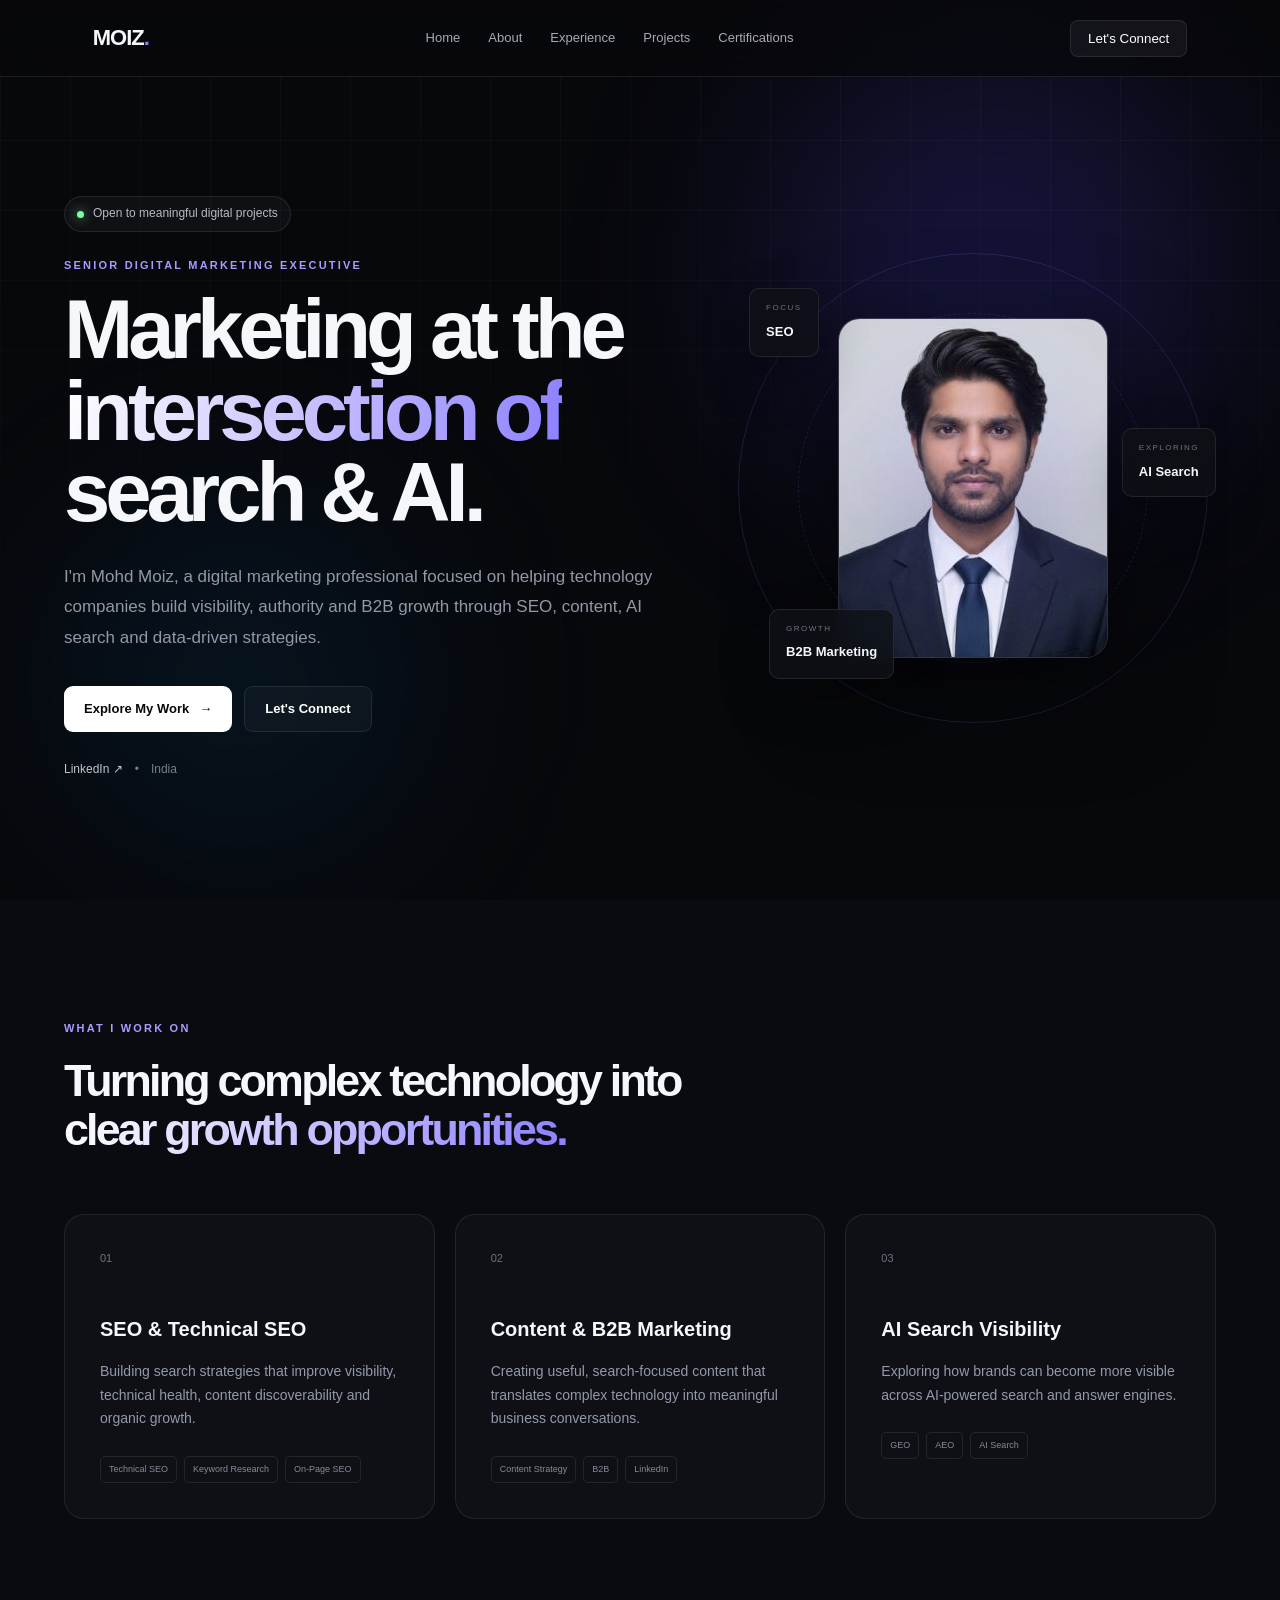
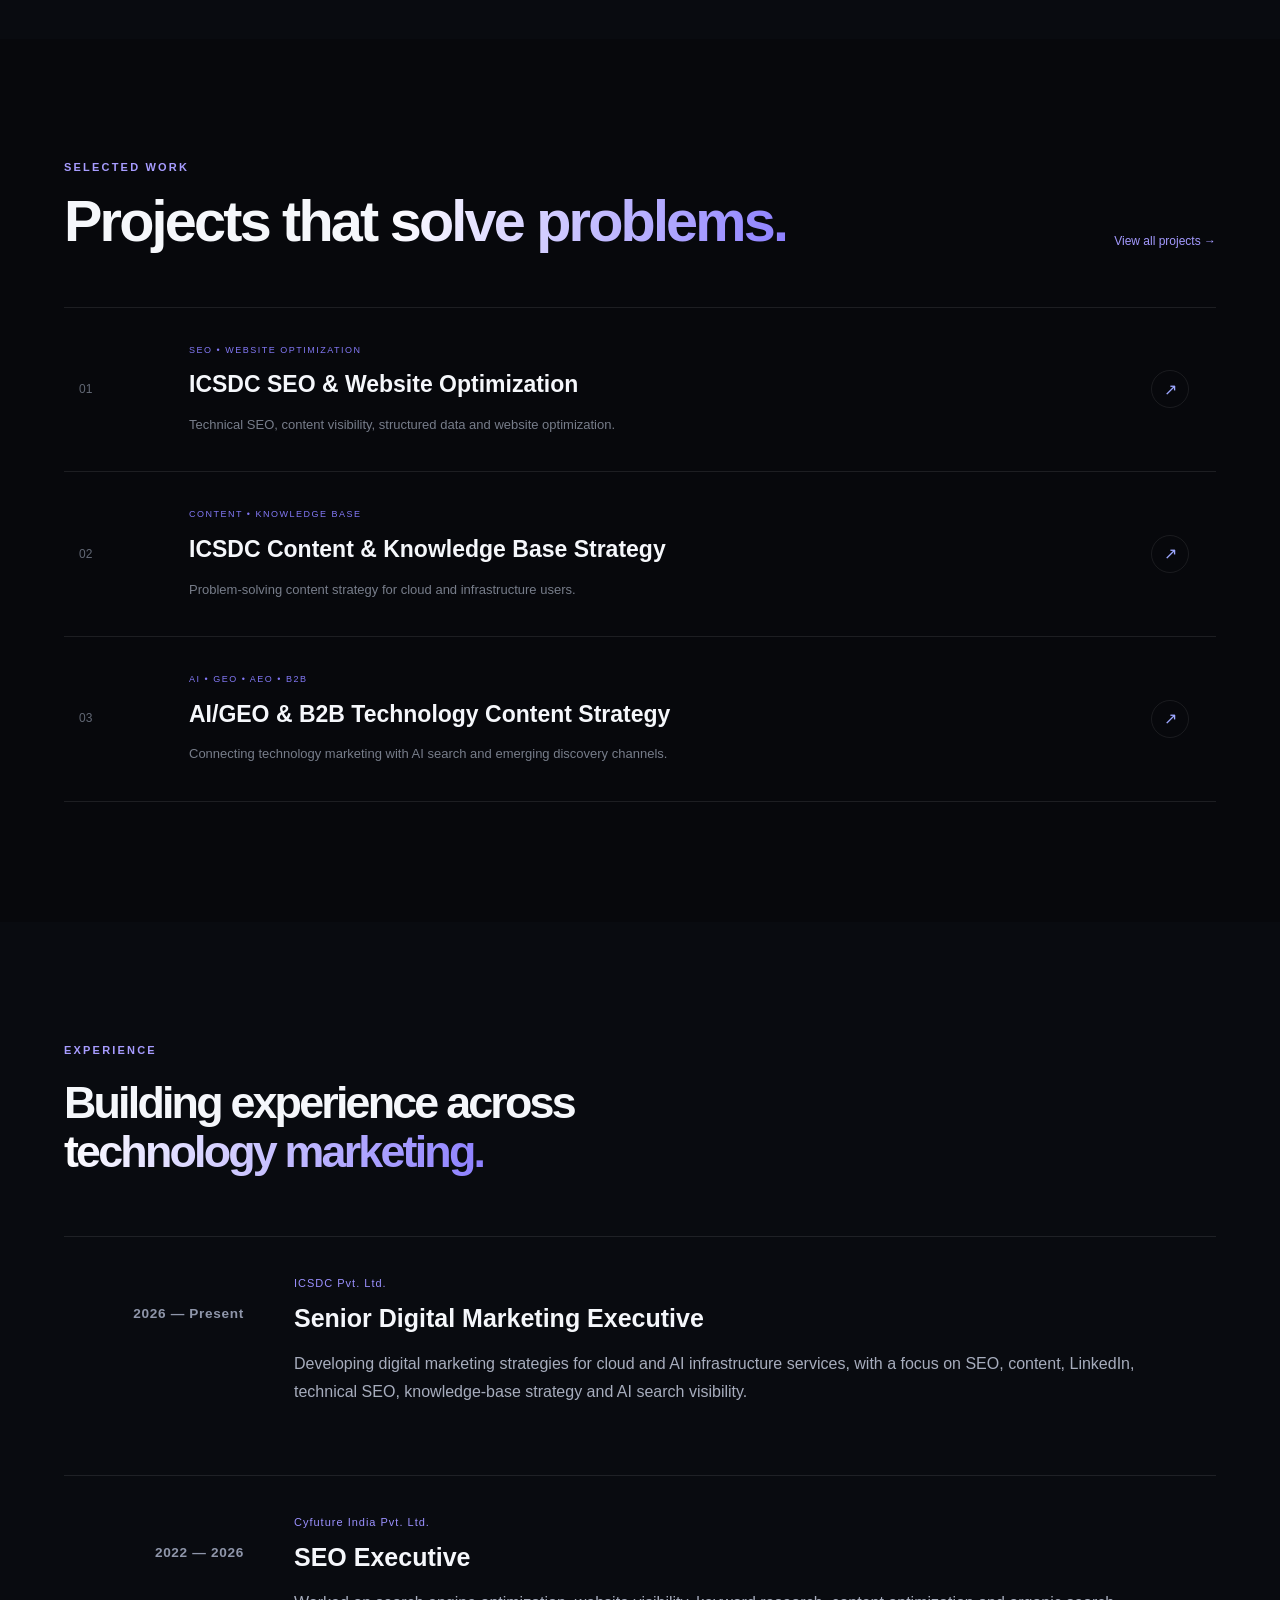
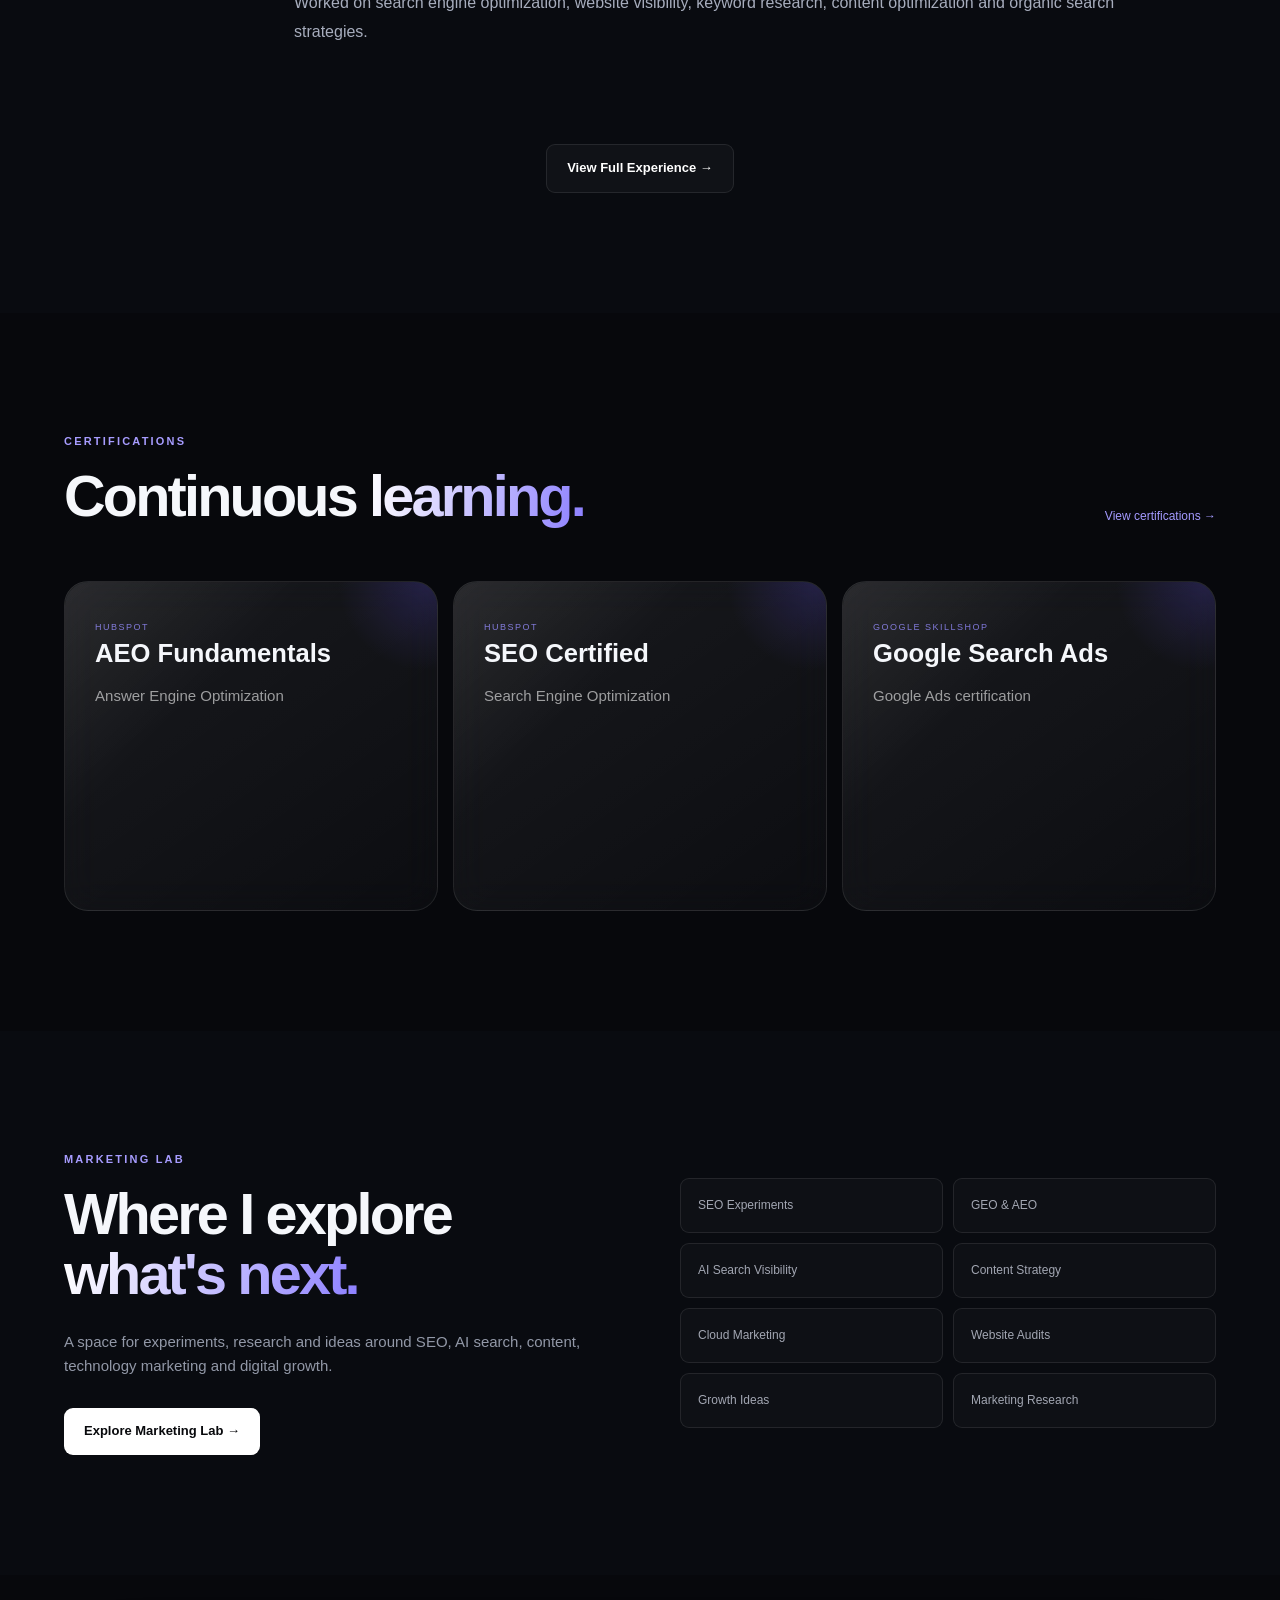
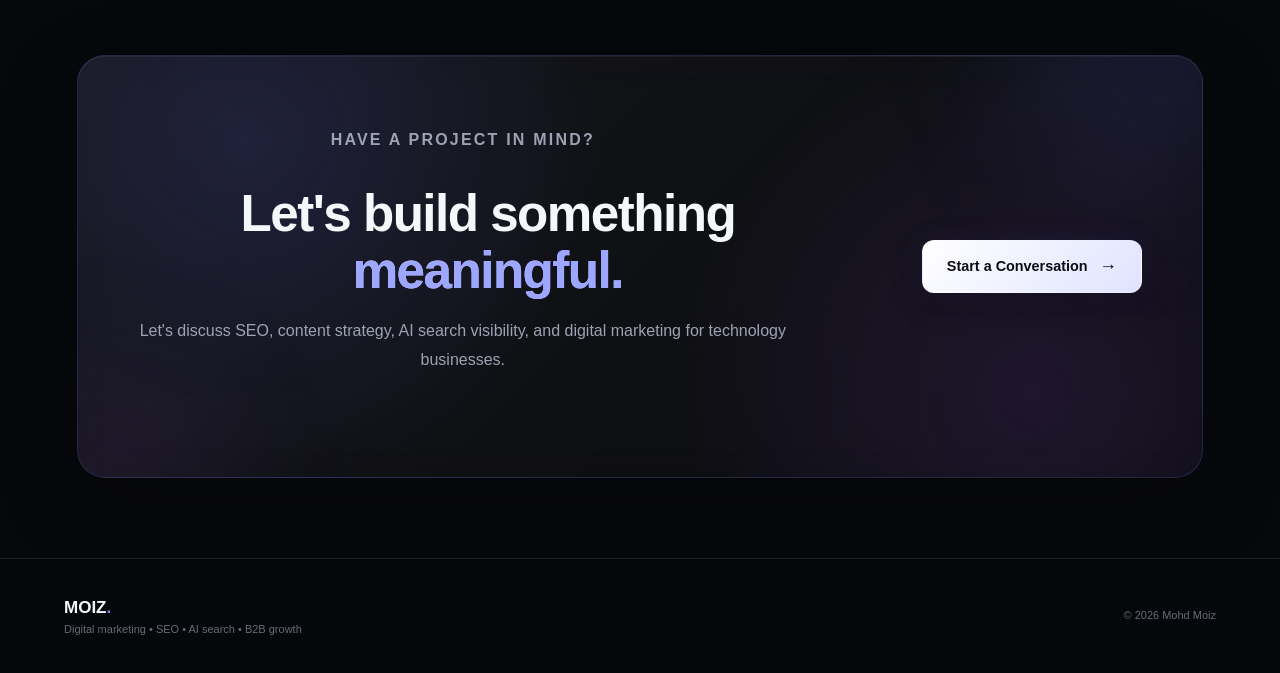
<file: index.html>
<!DOCTYPE html>
<html lang="en">

<head>

    <meta charset="UTF-8">

    <meta name="viewport"
          content="width=device-width, initial-scale=1.0">

    <meta name="description"
          content="Mohd Moiz — Senior Digital Marketing Executive specializing in B2B digital marketing, SEO, content marketing, AI search visibility, GEO, AEO and technology marketing.">

    <meta name="author"
          content="Mohd Moiz">

    <title>Mohd Moiz | Senior Digital Marketing Executive</title>

    <link rel="stylesheet" href="css/style.css">

</head>


<body>


<!-- =========================
     NAVIGATION
========================= -->

<header class="navbar">

    <div class="nav-container">

        <a href="/" class="logo">
    MOIZ<span>.</span>
</a>


        <nav>

            <a href="/">Home</a>

            <a href="/about/">About</a>

            <a href="/experience/">Experience</a>

            <a href="/project/">Projects</a>

            <a href="/certifications/">Certifications</a>


        </nav>


        <button class="contact-btn"
                onclick="openContact()">

            Let's Connect

        </button>

    </div>

</header>



<!-- =========================
     HERO
========================= -->

<main>

<section class="hero">

    <div class="hero-background">

        <div class="glow glow-one"></div>

        <div class="glow glow-two"></div>

        <div class="grid-background"></div>

    </div>


    <div class="hero-container">


        <!-- LEFT -->

        <div class="hero-content">

            <div class="status">

                <span class="status-dot"></span>

                Open to meaningful digital projects

            </div>


            <p class="eyebrow">

                SENIOR DIGITAL MARKETING EXECUTIVE

            </p>


            <h1>

                Marketing at the
                <span>intersection of</span>
                search & AI.

            </h1>


            <p class="hero-description">

                I'm Mohd Moiz, a digital marketing professional
                focused on helping technology companies build
                visibility, authority and B2B growth through
                SEO, content, AI search and data-driven strategies.

            </p>


            <div class="hero-actions">

                <a href="projects.html"
                   class="btn btn-primary">

                    Explore My Work
                    <span>→</span>

                </a>


                <button onclick="openContact()"
                        class="btn btn-outline">

                    Let's Connect

                </button>

            </div>


            <div class="hero-social">

                <a href="https://www.linkedin.com/in/mohd-moiz/"
                   target="_blank"
                   rel="noopener noreferrer">

                    LinkedIn ↗

                </a>

                <span>•</span>

                <span>India</span>

            </div>

        </div>



        <!-- RIGHT / VISUAL -->

        <div class="hero-visual">

            <div class="visual-orbit orbit-one"></div>

            <div class="visual-orbit orbit-two"></div>


            <div class="profile-placeholder">

    <img
        src="images/moiz-photo.jpg"
        alt="Mohd Moiz - Senior Digital Marketing Executive"
        class="profile-photo">

</div>


            <div class="floating-card card-seo">

                <small>FOCUS</small>

                <strong>SEO</strong>

            </div>


            <div class="floating-card card-ai">

                <small>EXPLORING</small>

                <strong>AI Search</strong>

            </div>


            <div class="floating-card card-b2b">

                <small>GROWTH</small>

                <strong>B2B Marketing</strong>

            </div>

        </div>

    </div>

</section>



<!-- =========================
     EXPERTISE
========================= -->

<section class="expertise section">

    <div class="container">


        <div class="section-heading">

            <p class="eyebrow">

                WHAT I WORK ON

            </p>

            <h2>

                Turning complex technology
                into <span>clear growth opportunities.</span>

            </h2>

        </div>


        <div class="expertise-grid">


            <article class="expertise-card">

                <span class="card-number">01</span>

                <h3>SEO & Technical SEO</h3>

                <p>

                    Building search strategies that improve
                    visibility, technical health, content
                    discoverability and organic growth.

                </p>

                <div class="tag-list">

                    <span>Technical SEO</span>

                    <span>Keyword Research</span>

                    <span>On-Page SEO</span>

                </div>

            </article>



            <article class="expertise-card">

                <span class="card-number">02</span>

                <h3>Content & B2B Marketing</h3>

                <p>

                    Creating useful, search-focused content
                    that translates complex technology into
                    meaningful business conversations.

                </p>

                <div class="tag-list">

                    <span>Content Strategy</span>

                    <span>B2B</span>

                    <span>LinkedIn</span>

                </div>

            </article>



            <article class="expertise-card">

                <span class="card-number">03</span>

                <h3>AI Search Visibility</h3>

                <p>

                    Exploring how brands can become more
                    visible across AI-powered search and
                    answer engines.

                </p>

                <div class="tag-list">

                    <span>GEO</span>

                    <span>AEO</span>

                    <span>AI Search</span>

                </div>

            </article>


        </div>

    </div>

</section>



<!-- =========================
     FEATURED PROJECTS
========================= -->

<section class="projects-preview section">

    <div class="container">


        <div class="section-top">

            <div>

                <p class="eyebrow">

                    SELECTED WORK

                </p>

                <h2>

                    Projects that
                    <span>solve problems.</span>

                </h2>

            </div>


            <a href="projects.html"
               class="view-all">

                View all projects →

            </a>

        </div>



        <div class="project-list">


            <a href="projects/icsdc-seo.html"
               class="project-item">

                <div class="project-index">

                    01

                </div>


                <div class="project-info">

                    <p>SEO • WEBSITE OPTIMIZATION</p>

                    <h3>

                        ICSDC SEO & Website
                        Optimization

                    </h3>

                    <span>

                        Technical SEO, content visibility,
                        structured data and website optimization.

                    </span>

                </div>


                <div class="project-arrow">

                    ↗

                </div>

            </a>



            <a href="projects/knowledge-base.html"
               class="project-item">

                <div class="project-index">

                    02

                </div>


                <div class="project-info">

                    <p>CONTENT • KNOWLEDGE BASE</p>

                    <h3>

                        ICSDC Content &
                        Knowledge Base Strategy

                    </h3>

                    <span>

                        Problem-solving content strategy
                        for cloud and infrastructure users.

                    </span>

                </div>


                <div class="project-arrow">

                    ↗

                </div>

            </a>



            <a href="projects/ai-geo-aeo.html"
               class="project-item">

                <div class="project-index">

                    03

                </div>


                <div class="project-info">

                    <p>AI • GEO • AEO • B2B</p>

                    <h3>

                        AI/GEO & B2B Technology
                        Content Strategy

                    </h3>

                    <span>

                        Connecting technology marketing with
                        AI search and emerging discovery channels.

                    </span>

                </div>


                <div class="project-arrow">

                    ↗

                </div>

            </a>


        </div>

    </div>

</section>



<!-- =========================
     EXPERIENCE PREVIEW
========================= -->

<section class="experience-preview section">

    <div class="container">


        <div class="section-heading">

            <p class="eyebrow">

                EXPERIENCE

            </p>

            <h2>

                Building experience
                across <span>technology marketing.</span>

            </h2>

        </div>


        <div class="experience-card">


            <div class="experience-date">

                2026 — Present

            </div>


            <div>

                <p class="experience-company">

                    ICSDC Pvt. Ltd.

                </p>

                <h3>

                    Senior Digital Marketing Executive

                </h3>

                <p class="experience-description">

                    Developing digital marketing strategies
                    for cloud and AI infrastructure services,
                    with a focus on SEO, content, LinkedIn,
                    technical SEO, knowledge-base strategy
                    and AI search visibility.

                </p>

            </div>

        </div>



        <div class="experience-card">


            <div class="experience-date">

                2022 — 2026

            </div>


            <div>

                <p class="experience-company">

                    Cyfuture India Pvt. Ltd.

                </p>

                <h3>

                    SEO Executive

                </h3>

                <p class="experience-description">

                    Worked on search engine optimization,
                    website visibility, keyword research,
                    content optimization and organic search
                    strategies.

                </p>

            </div>

        </div>


        <div class="center-button">

            <a href="experience.html"
               class="btn btn-outline">

                View Full Experience →

            </a>

        </div>

    </div>

</section>



<!-- =========================
     CERTIFICATIONS
========================= -->

<section class="certifications-preview section">

    <div class="container">


        <div class="section-top">

            <div>

                <p class="eyebrow">

                    CERTIFICATIONS

                </p>

                <h2>

                    Continuous
                    <span>learning.</span>

                </h2>

            </div>


            <a href="certifications.html"
               class="view-all">

                View certifications →

            </a>

        </div>



        <div class="certification-grid">


            <div class="certification-card">

                <span>HUBSPOT</span>

                <h3>

                    AEO Fundamentals

                </h3>

                <p>

                    Answer Engine Optimization

                </p>

            </div>


            <div class="certification-card">

                <span>HUBSPOT</span>

                <h3>

                    SEO Certified

                </h3>

                <p>

                    Search Engine Optimization

                </p>

            </div>


            <div class="certification-card">

                <span>GOOGLE SKILLSHOP</span>

                <h3>

                    Google Search Ads

                </h3>

                <p>

                    Google Ads certification

                </p>

            </div>


        </div>

    </div>

</section>



<!-- =========================
     MARKETING LAB
========================= -->

<section class="lab-preview section">

    <div class="container">


        <div class="lab-content">


            <div>

                <p class="eyebrow">

                    MARKETING LAB

                </p>

                <h2>

                    Where I explore
                    <span>what's next.</span>

                </h2>

                <p>

                    A space for experiments, research and
                    ideas around SEO, AI search, content,
                    technology marketing and digital growth.

                </p>

                <a href="marketing-lab.html"
                   class="btn btn-primary">

                    Explore Marketing Lab →

                </a>

            </div>


            <div class="lab-grid">

                <span>SEO Experiments</span>

                <span>GEO & AEO</span>

                <span>AI Search Visibility</span>

                <span>Content Strategy</span>

                <span>Cloud Marketing</span>

                <span>Website Audits</span>

                <span>Growth Ideas</span>

                <span>Marketing Research</span>

            </div>


        </div>

    </div>

</section>



<!-- =========================
     CONTACT CTA
========================= -->

<section class="contact-cta">

    <div class="cta-content">

        <p class="eyebrow">
            HAVE A PROJECT IN MIND?
        </p>

        <h2>
            Let's build something
            <span>meaningful.</span>
        </h2>

        <p>
            Let's discuss SEO, content strategy, AI search visibility,
            and digital marketing for technology businesses.
        </p>

    </div>

    <button onclick="openContact()"
            class="btn btn-primary">
        Start a Conversation
    </button>

</section>


</main>



<!-- =========================
     CONTACT MODAL
========================= -->

<div id="contactModal"
     class="contact-modal">


    <div class="modal-overlay"
         onclick="closeContact()">
    </div>


    <div class="modal-content">


        <button class="modal-close"
                onclick="closeContact()">

            ×

        </button>


        <p class="eyebrow">

            GET IN TOUCH

        </p>


        <h2>

            Let's connect.

        </h2>


        <p>

            Whether it's SEO, content strategy,
            AI search visibility or technology marketing,
            feel free to reach out.

        </p>


        <div class="contact-links">


            <a href="mailto:Moizshahid9870@gmail.com">

                <span>Email</span>

                <strong>

                    Moizshahid9870@gmail.com

                </strong>

            </a>


            <a href="tel:+918954296991">

                <span>Phone</span>

                <strong>

                    +91 89542 96991

                </strong>

            </a>


            <a href="https://www.linkedin.com/in/mohd-moiz/"
               target="_blank"
               rel="noopener noreferrer">

                <span>LinkedIn</span>

                <strong>

                    Connect on LinkedIn ↗

                </strong>

            </a>


        </div>

    </div>

</div>



<!-- =========================
     FOOTER
========================= -->

<footer>

    <div class="footer-container">

        <div>

            <strong>

                MOIZ<span>.</span>

            </strong>

            <p>

                Digital marketing • SEO • AI search • B2B growth

            </p>

        </div>


        <p>

            © 2026 Mohd Moiz

        </p>

    </div>

</footer>



<script src="js/script.js"></script>

</body>

</html>
</file>
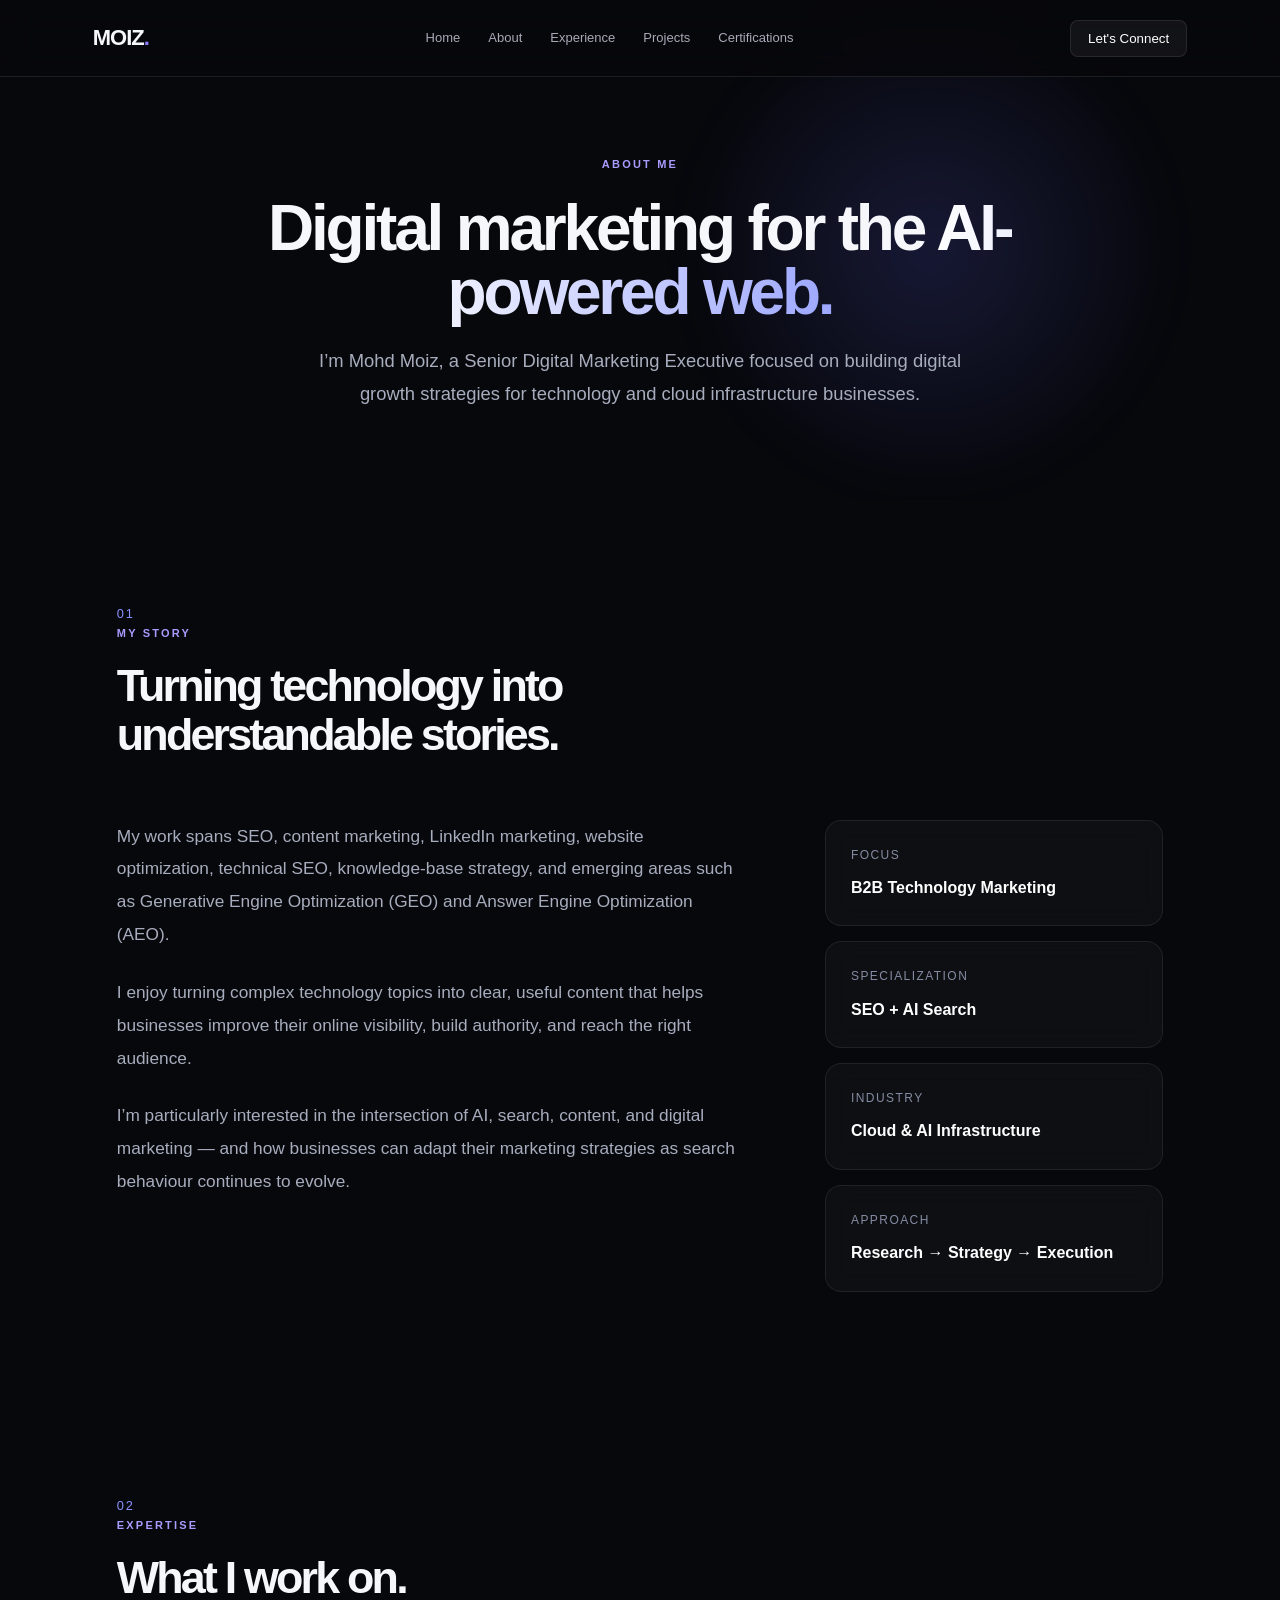
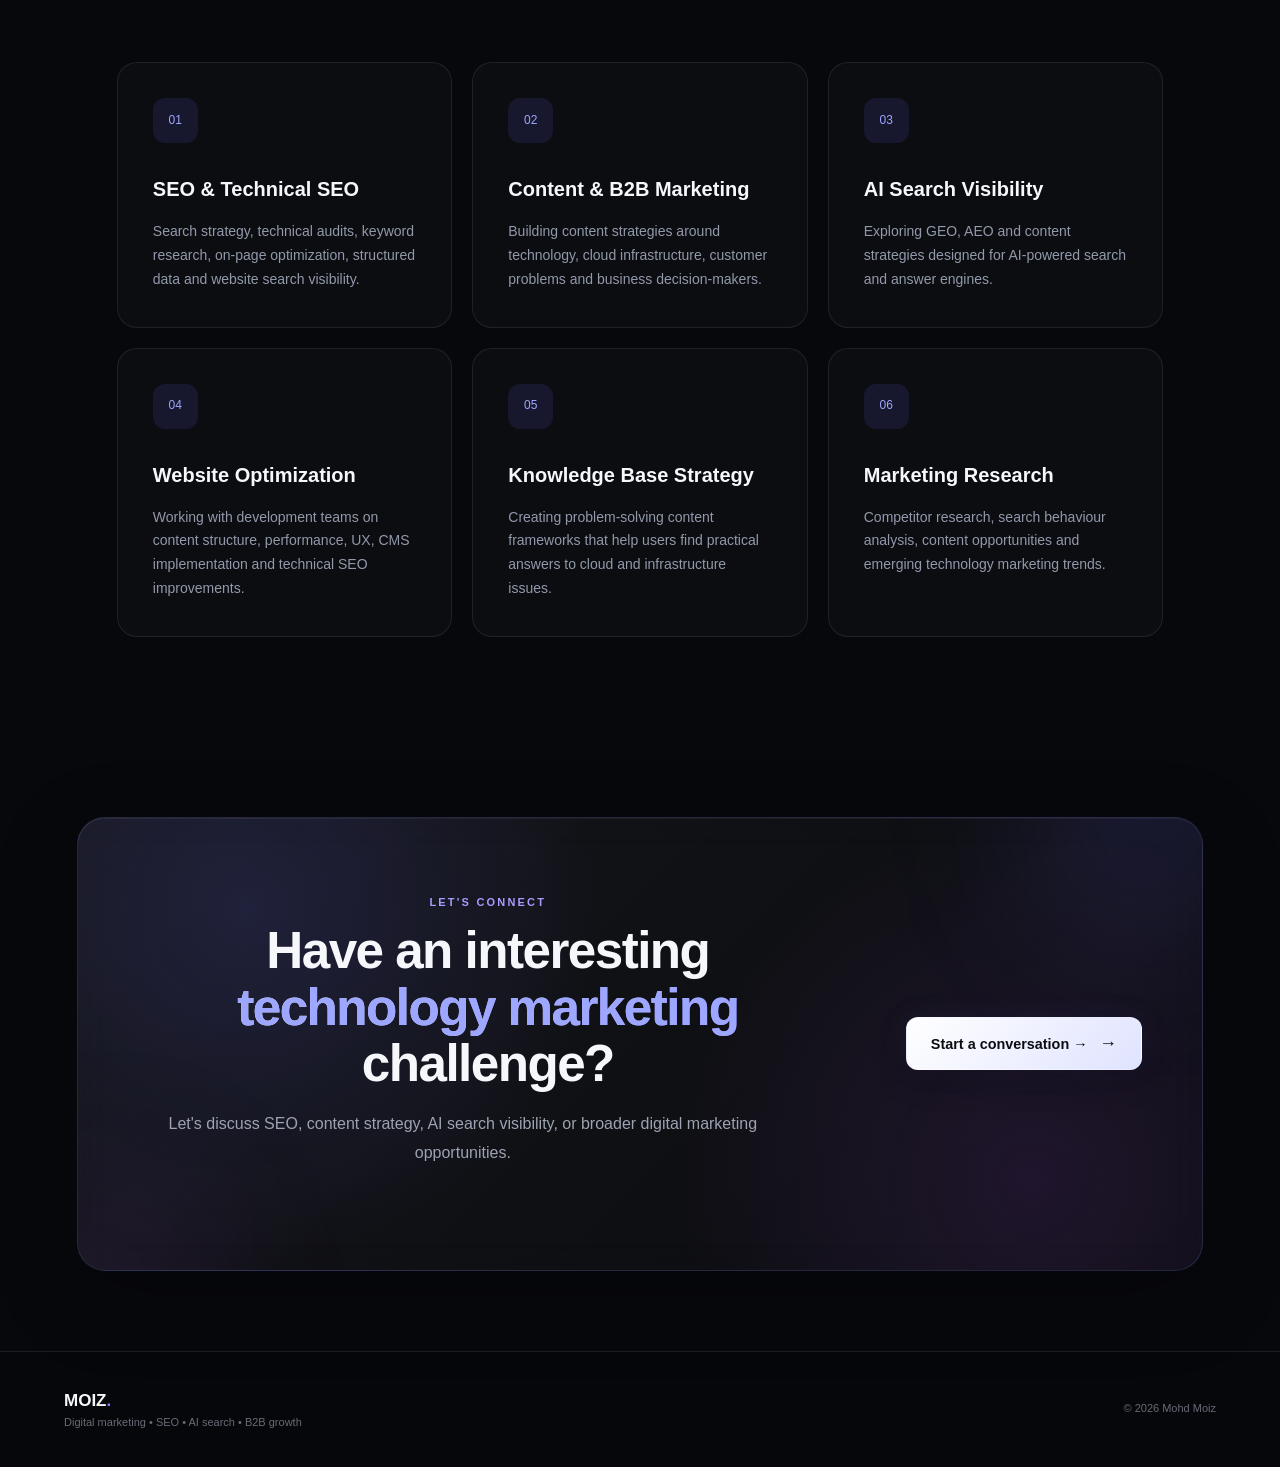
<file: about.html>
<!DOCTYPE html>
<html lang="en">
<head>
    <meta charset="UTF-8">
    <meta name="viewport" content="width=device-width, initial-scale=1.0">

    <title>About | Mohd Moiz</title>
    <meta name="description" content="About Mohd Moiz, Senior Digital Marketing Executive focused on SEO, content marketing, AI search visibility and B2B technology marketing.">

    <link rel="stylesheet" href="css/style.css">
</head>

<body>

<header class="navbar">

    <div class="nav-container">

        <a href="index.html" class="logo">
            MOIZ<span>.</span>
        </a>

        <nav>

            <a href="index.html">Home</a>

            <a href="about.html">About</a>

            <a href="experience.html">Experience</a>

            <a href="projects.html">Projects</a>

            <a href="certifications.html">Certifications</a>

        </nav>

        <button class="contact-btn" onclick="openContact()">
            Let's Connect
        </button>

    </div>

</header>


<main>

<section class="page-hero">

    <div class="page-hero-content">

        <span class="eyebrow">ABOUT ME</span>

        <h1>
            Digital marketing for the
            <span>AI-powered web.</span>
        </h1>

        <p>
            I’m Mohd Moiz, a Senior Digital Marketing Executive focused on
            building digital growth strategies for technology and cloud
            infrastructure businesses.
        </p>

    </div>

</section>


<section class="content-section">

    <div class="section-heading">
        <span class="section-number">01</span>

        <div>
            <span class="eyebrow">MY STORY</span>
            <h2>Turning technology into understandable stories.</h2>
        </div>
    </div>


    <div class="about-grid">

        <div class="about-text">

            <p>
                My work spans SEO, content marketing, LinkedIn marketing,
                website optimization, technical SEO, knowledge-base strategy,
                and emerging areas such as Generative Engine Optimization
                (GEO) and Answer Engine Optimization (AEO).
            </p>

            <p>
                I enjoy turning complex technology topics into clear, useful
                content that helps businesses improve their online visibility,
                build authority, and reach the right audience.
            </p>

            <p>
                I’m particularly interested in the intersection of AI, search,
                content, and digital marketing — and how businesses can adapt
                their marketing strategies as search behaviour continues to
                evolve.
            </p>

        </div>


        <div class="about-highlights">

            <div class="highlight-card">
                <span>Focus</span>
                <strong>B2B Technology Marketing</strong>
            </div>

            <div class="highlight-card">
                <span>Specialization</span>
                <strong>SEO + AI Search</strong>
            </div>

            <div class="highlight-card">
                <span>Industry</span>
                <strong>Cloud & AI Infrastructure</strong>
            </div>

            <div class="highlight-card">
                <span>Approach</span>
                <strong>Research → Strategy → Execution</strong>
            </div>

        </div>

    </div>

</section>


<section class="content-section">

    <div class="section-heading">
        <span class="section-number">02</span>

        <div>
            <span class="eyebrow">EXPERTISE</span>
            <h2>What I work on.</h2>
        </div>
    </div>


    <div class="expertise-grid">

        <article class="expertise-card">
            <div class="card-icon">01</div>
            <h3>SEO & Technical SEO</h3>
            <p>
                Search strategy, technical audits, keyword research,
                on-page optimization, structured data and website
                search visibility.
            </p>
        </article>


        <article class="expertise-card">
            <div class="card-icon">02</div>
            <h3>Content & B2B Marketing</h3>
            <p>
                Building content strategies around technology,
                cloud infrastructure, customer problems and
                business decision-makers.
            </p>
        </article>


        <article class="expertise-card">
            <div class="card-icon">03</div>
            <h3>AI Search Visibility</h3>
            <p>
                Exploring GEO, AEO and content strategies designed
                for AI-powered search and answer engines.
            </p>
        </article>


        <article class="expertise-card">
            <div class="card-icon">04</div>
            <h3>Website Optimization</h3>
            <p>
                Working with development teams on content structure,
                performance, UX, CMS implementation and technical
                SEO improvements.
            </p>
        </article>


        <article class="expertise-card">
            <div class="card-icon">05</div>
            <h3>Knowledge Base Strategy</h3>
            <p>
                Creating problem-solving content frameworks that
                help users find practical answers to cloud and
                infrastructure issues.
            </p>
        </article>


        <article class="expertise-card">
            <div class="card-icon">06</div>
            <h3>Marketing Research</h3>
            <p>
                Competitor research, search behaviour analysis,
                content opportunities and emerging technology
                marketing trends.
            </p>
        </article>

    </div>

</section>


<section class="contact-cta">

    <div class="cta-content">

        <span class="eyebrow">
            LET'S CONNECT
        </span>

        <h2>
            Have an interesting
            <span>technology marketing</span>
            challenge?
        </h2>

        <p>
            Let's discuss SEO, content strategy, AI search visibility,
            or broader digital marketing opportunities.
        </p>

    </div>

    <button class="btn btn-primary" onclick="openContact()">
        Start a conversation →
    </button>

</section>
</main>


<!-- CONTACT MODAL -->

<div id="contactModal" class="contact-modal">

    <div class="contact-overlay" onclick="closeContact()"></div>

    <div class="contact-box">

        <button class="close-btn" onclick="closeContact()">×</button>

        <span class="eyebrow">GET IN TOUCH</span>

        <h2>Let's start a conversation.</h2>

        <p>
            Whether it's digital marketing, SEO, content strategy
            or AI search visibility, feel free to reach out.
        </p>

        <div class="contact-details">

            <a href="mailto:Moizshahid9870@gmail.com">
                <span>Email</span>
                Moizshahid9870@gmail.com
            </a>

            <a href="tel:8954296991">
                <span>Phone</span>
                +91 89542 96991
            </a>

            <a href="https://www.linkedin.com/in/mohd-moiz/" target="_blank">
                <span>LinkedIn</span>
                linkedin.com/in/mohd-moiz
            </a>

        </div>

    </div>

</div>


<!-- =========================
     FOOTER
========================= -->

<footer>

    <div class="footer-container">

        <div>
            <strong>
                MOIZ<span>.</span>
            </strong>

            <p>
                Digital marketing • SEO • AI search • B2B growth
            </p>
        </div>

        <p>
            © 2026 Mohd Moiz
        </p>

    </div>

</footer>


<script src="js/script.js"></script>

</body>
</html>
</file>
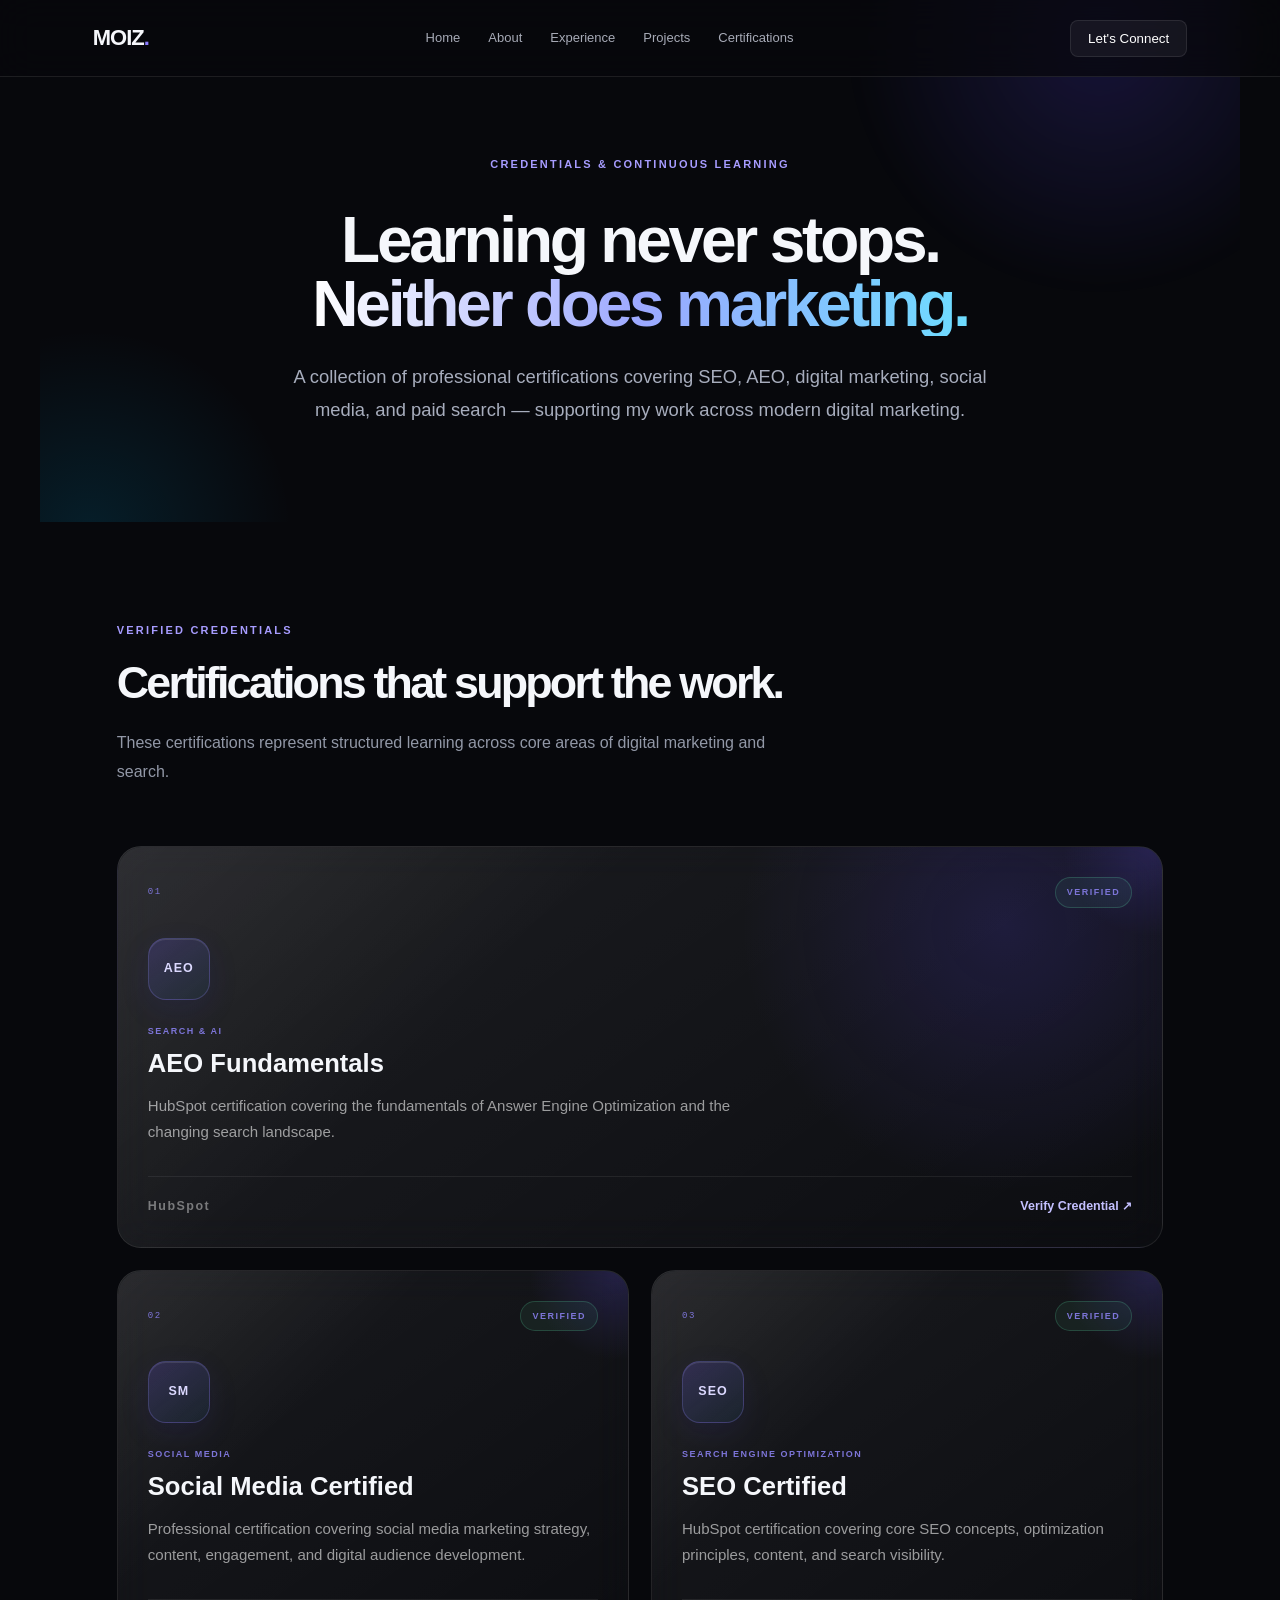
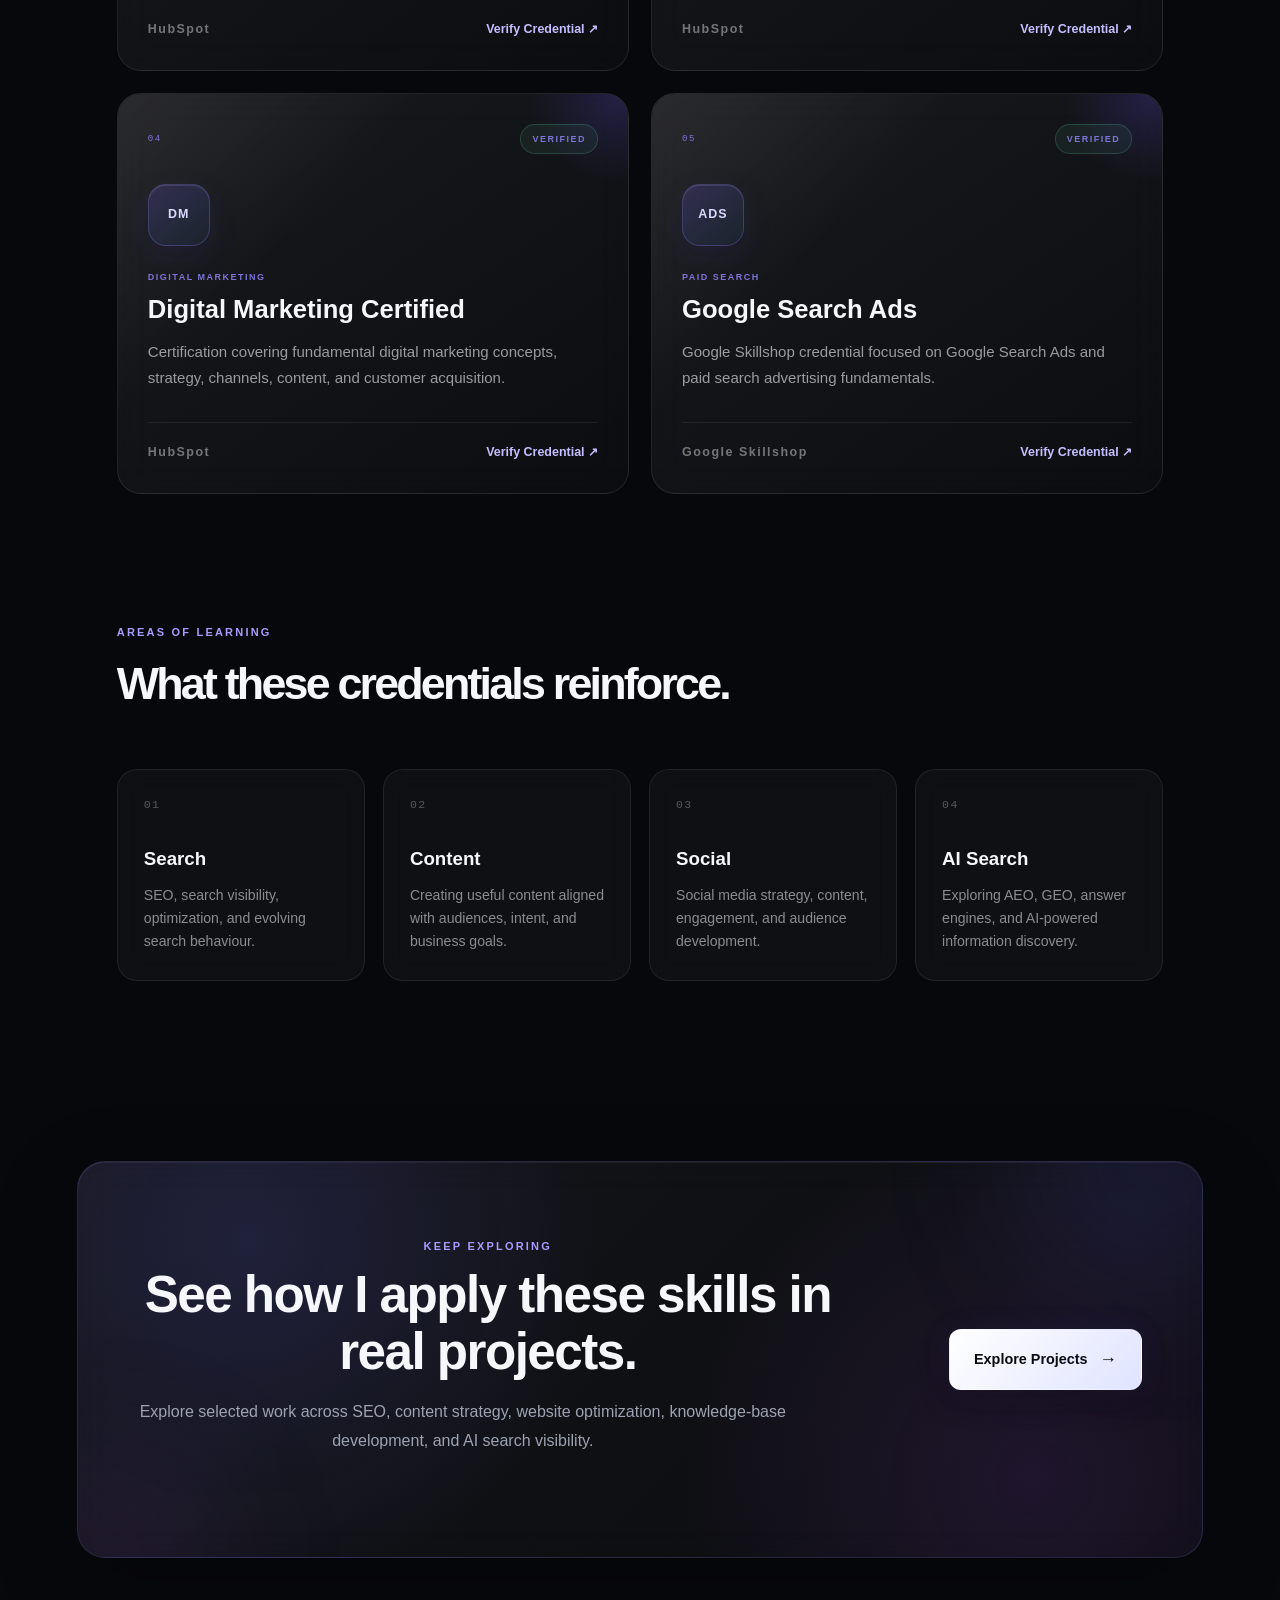
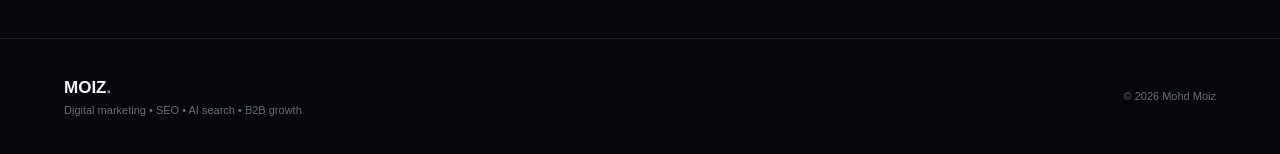
<file: certifications.html>
<!DOCTYPE html>
<html lang="en">
<head>
    <meta charset="UTF-8">
    <meta name="viewport" content="width=device-width, initial-scale=1.0">

    <title>Certifications | Mohd Moiz</title>

    <meta
        name="description"
        content="Professional digital marketing certifications in SEO, AEO, social media marketing, digital marketing, and Google Search Ads."
    >

    <link rel="stylesheet" href="css/style.css">
</head>

<body>

    <!-- NAVIGATION -->
   <header class="navbar">

    <div class="nav-container">

        <a href="index.html" class="logo">
            MOIZ<span>.</span>
        </a>

        <nav>

            <a href="index.html">Home</a>

            <a href="about.html">About</a>

            <a href="experience.html">Experience</a>

            <a href="projects.html">Projects</a>

            <a href="certifications.html">Certifications</a>

        </nav>

        <button class="contact-btn" onclick="openContact()">
            Let's Connect
        </button>

    </div>

</header>


    <!-- HERO -->
    <main>

        <section class="page-hero certifications-hero">

            <span class="eyebrow">
                CREDENTIALS & CONTINUOUS LEARNING
            </span>

            <h1>
                Learning never stops.
                <span>Neither does marketing.</span>
            </h1>

            <p>
                A collection of professional certifications covering SEO,
                AEO, digital marketing, social media, and paid search —
                supporting my work across modern digital marketing.
            </p>

        </section>


        <!-- CERTIFICATIONS -->
        <section class="content-section certifications-section">

            <div class="section-heading">

                <div>
                    <span class="eyebrow">
                        VERIFIED CREDENTIALS
                    </span>

                    <h2>
                        Certifications that support the work.
                    </h2>
                </div>

                <p>
                    These certifications represent structured learning
                    across core areas of digital marketing and search.
                </p>

            </div>


            <div class="certifications-grid">


                <!-- 01 -->
                <article class="certification-card featured-cert">

                    <div class="certification-top">

                        <span class="certification-number">
                            01
                        </span>

                        <span class="certification-status">
                            VERIFIED
                        </span>

                    </div>

                    <div class="certification-icon">
                        AEO
                    </div>

                    <span class="certification-category">
                        SEARCH & AI
                    </span>

                    <h3>
                        AEO Fundamentals
                    </h3>

                    <p>
                        HubSpot certification covering the fundamentals
                        of Answer Engine Optimization and the changing
                        search landscape.
                    </p>

                    <div class="certification-footer">

                        <span>
                            HubSpot
                        </span>

                        <a
                            href="https://app-na2.hubspot.com/academy/achievements/qr5f4gpr/en/1/mohd-moiz/aeo-fundamentals"
                            target="_blank"
                            rel="noopener noreferrer"
                        >
                            Verify Credential ↗
                        </a>

                    </div>

                </article>


                <!-- 02 -->
                <article class="certification-card">

                    <div class="certification-top">

                        <span class="certification-number">
                            02
                        </span>

                        <span class="certification-status">
                            VERIFIED
                        </span>

                    </div>

                    <div class="certification-icon">
                        SM
                    </div>

                    <span class="certification-category">
                        SOCIAL MEDIA
                    </span>

                    <h3>
                        Social Media Certified
                    </h3>

                    <p>
                        Professional certification covering social media
                        marketing strategy, content, engagement, and
                        digital audience development.
                    </p>

                    <div class="certification-footer">

                        <span>
                            HubSpot
                        </span>

                        <a
                            href="https://app-na2.hubspot.com/academy/achievements/ynmyyb2k/en/1/mohd-moiz/social-media-marketing"
                            target="_blank"
                            rel="noopener noreferrer"
                        >
                            Verify Credential ↗
                        </a>

                    </div>

                </article>


                <!-- 03 -->
                <article class="certification-card">

                    <div class="certification-top">

                        <span class="certification-number">
                            03
                        </span>

                        <span class="certification-status">
                            VERIFIED
                        </span>

                    </div>

                    <div class="certification-icon">
                        SEO
                    </div>

                    <span class="certification-category">
                        SEARCH ENGINE OPTIMIZATION
                    </span>

                    <h3>
                        SEO Certified
                    </h3>

                    <p>
                        HubSpot certification covering core SEO concepts,
                        optimization principles, content, and search
                        visibility.
                    </p>

                    <div class="certification-footer">

                        <span>
                            HubSpot
                        </span>

                        <a
                            href="https://app-na2.hubspot.com/academy/achievements/jrh4jf0v/en/1/mohd-moiz/seo"
                            target="_blank"
                            rel="noopener noreferrer"
                        >
                            Verify Credential ↗
                        </a>

                    </div>

                </article>


                <!-- 04 -->
                <article class="certification-card">

                    <div class="certification-top">

                        <span class="certification-number">
                            04
                        </span>

                        <span class="certification-status">
                            VERIFIED
                        </span>

                    </div>

                    <div class="certification-icon">
                        DM
                    </div>

                    <span class="certification-category">
                        DIGITAL MARKETING
                    </span>

                    <h3>
                        Digital Marketing Certified
                    </h3>

                    <p>
                        Certification covering fundamental digital
                        marketing concepts, strategy, channels,
                        content, and customer acquisition.
                    </p>

                    <div class="certification-footer">

                        <span>
                            HubSpot
                        </span>

                        <a
                            href="https://app-na2.hubspot.com/academy/achievements/7p5qkqtb/en/1/mohd-moiz/digital-marketing"
                            target="_blank"
                            rel="noopener noreferrer"
                        >
                            Verify Credential ↗
                        </a>

                    </div>

                </article>


                <!-- 05 -->
                <article class="certification-card">

                    <div class="certification-top">

                        <span class="certification-number">
                            05
                        </span>

                        <span class="certification-status">
                            VERIFIED
                        </span>

                    </div>

                    <div class="certification-icon">
                        ADS
                    </div>

                    <span class="certification-category">
                        PAID SEARCH
                    </span>

                    <h3>
                        Google Search Ads
                    </h3>

                    <p>
                        Google Skillshop credential focused on Google
                        Search Ads and paid search advertising fundamentals.
                    </p>

                    <div class="certification-footer">

                        <span>
                            Google Skillshop
                        </span>

                        <a
                            href="https://skillshop.credential.net/dfbe76ed-a597-4538-9ec1-bf91d5954383#acc.j7cBXgzP"
                            target="_blank"
                            rel="noopener noreferrer"
                        >
                            Verify Credential ↗
                        </a>

                    </div>

                </article>

            </div>

        </section>


        <!-- LEARNING AREAS -->
        <section class="content-section">

            <div class="section-heading">

                <div>
                    <span class="eyebrow">
                        AREAS OF LEARNING
                    </span>

                    <h2>
                        What these credentials reinforce.
                    </h2>
                </div>

            </div>


            <div class="certification-learning-grid">

                <div class="highlight-card">
                    <span>01</span>
                    <h3>Search</h3>
                    <p>
                        SEO, search visibility, optimization,
                        and evolving search behaviour.
                    </p>
                </div>

                <div class="highlight-card">
                    <span>02</span>
                    <h3>Content</h3>
                    <p>
                        Creating useful content aligned with
                        audiences, intent, and business goals.
                    </p>
                </div>

                <div class="highlight-card">
                    <span>03</span>
                    <h3>Social</h3>
                    <p>
                        Social media strategy, content,
                        engagement, and audience development.
                    </p>
                </div>

                <div class="highlight-card">
                    <span>04</span>
                    <h3>AI Search</h3>
                    <p>
                        Exploring AEO, GEO, answer engines,
                        and AI-powered information discovery.
                    </p>
                </div>

            </div>

        </section>


        <!-- CTA -->
      <section class="contact-cta">

    <div class="cta-content">

        <span class="eyebrow">
            KEEP EXPLORING
        </span>

        <h2>
            See how I apply these skills in real projects.
        </h2>

        <p>
            Explore selected work across SEO, content strategy,
            website optimization, knowledge-base development,
            and AI search visibility.
        </p>

    </div>

    <a href="projects.html" class="btn btn-primary">
        Explore Projects
    </a>

</section>

    </main>


    <!-- CONTACT MODAL -->
    <div id="contactModal" class="contact-modal">

        <div class="contact-overlay" onclick="closeContact()"></div>

        <div class="contact-box">

            <button class="close-btn" onclick="closeContact()">
                ×
            </button>

            <span class="eyebrow">
                LET'S CONNECT
            </span>

            <h2>
                Have a project or opportunity in mind?
            </h2>

            <p>
                I'm always open to meaningful conversations around
                digital marketing, SEO, content strategy, AI search,
                and B2B technology marketing.
            </p>

            <div class="contact-details">

                <a href="mailto:Moizshahid9870@gmail.com">
                    <span>Email</span>
                    Moizshahid9870@gmail.com
                </a>

                <a href="tel:8954296991">
                    <span>Phone</span>
                    +91 89542 96991
                </a>

                <a
                    href="https://www.linkedin.com/in/mohd-moiz/"
                    target="_blank"
                    rel="noopener noreferrer"
                >
                    <span>LinkedIn</span>
                    Connect on LinkedIn
                </a>

            </div>

        </div>

    </div>


    <!-- FOOTER -->
   <!-- =========================
     FOOTER
========================= -->

<footer>

    <div class="footer-container">

        <div>
            <strong>
                MOIZ<span>.</span>
            </strong>

            <p>
                Digital marketing • SEO • AI search • B2B growth
            </p>
        </div>

        <p>
            © 2026 Mohd Moiz
        </p>

    </div>

</footer>


    <script src="js/script.js"></script>

</body>
</html>
</file>
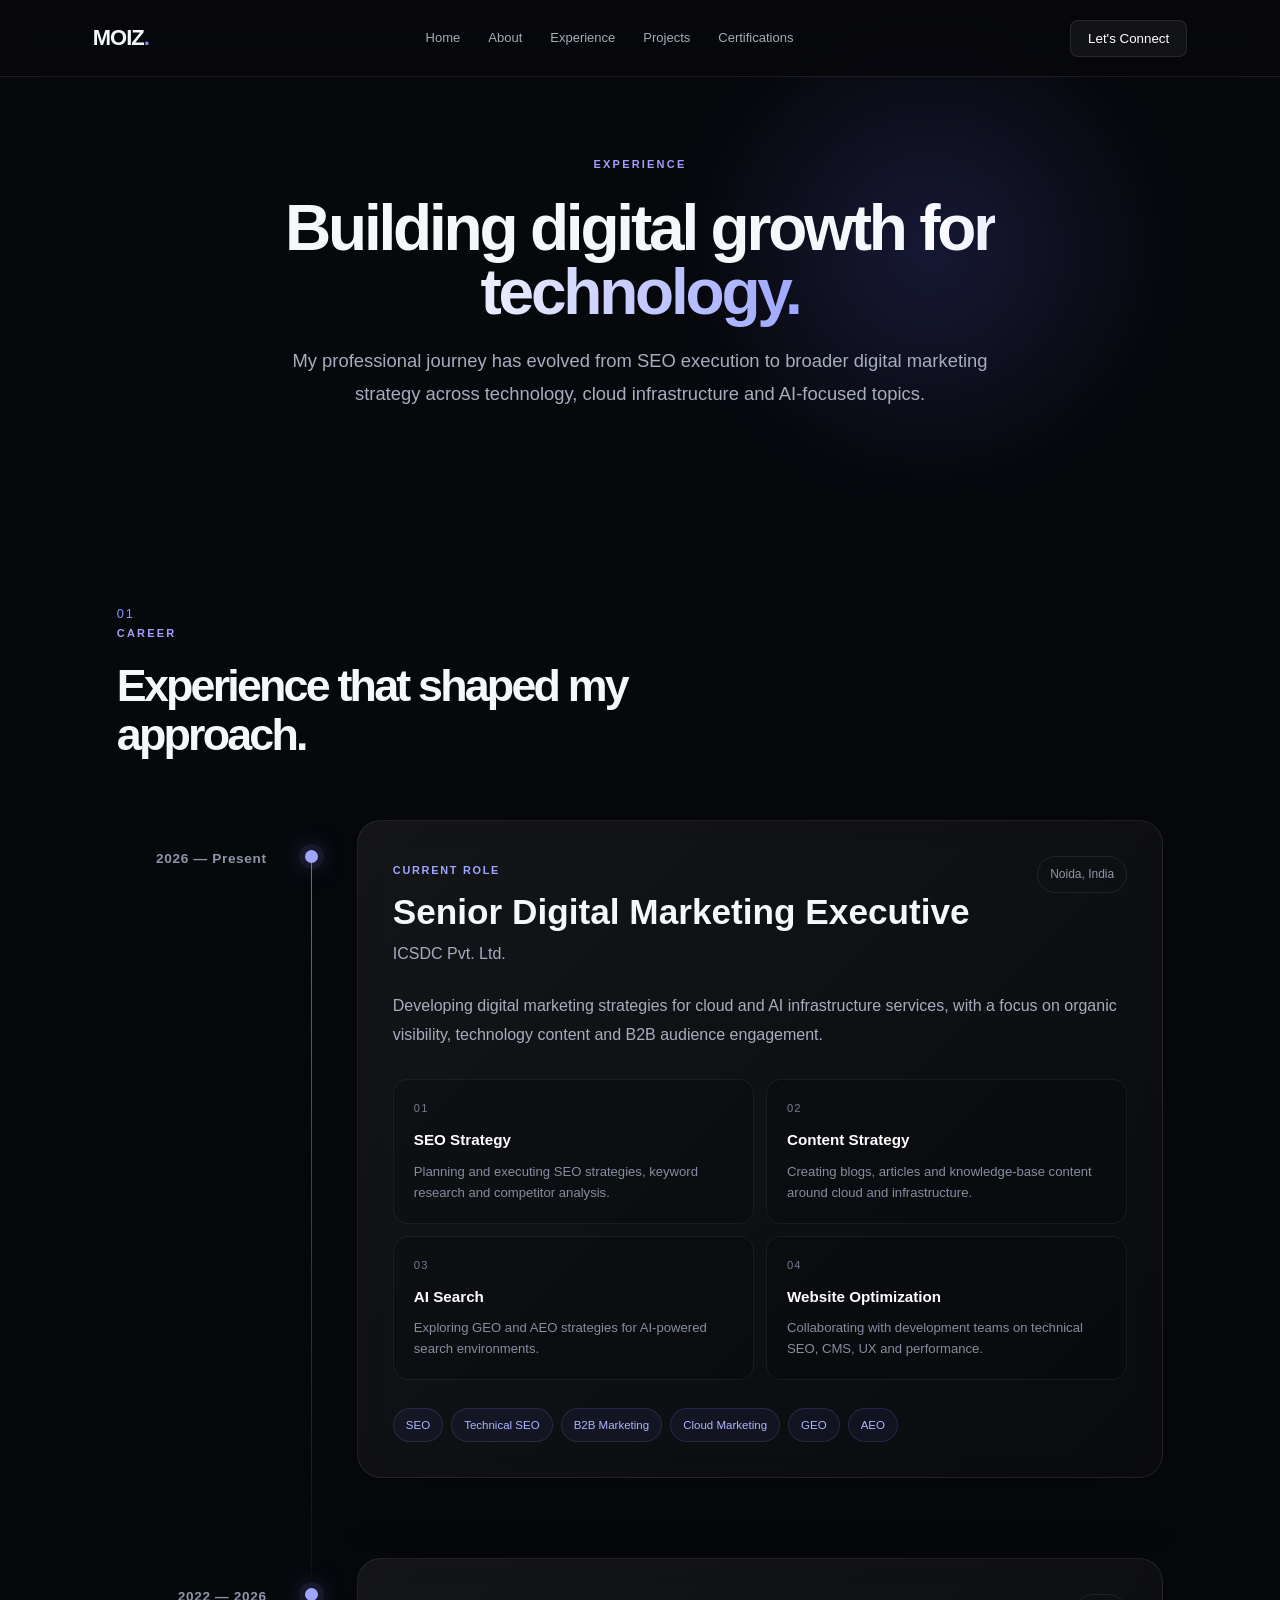
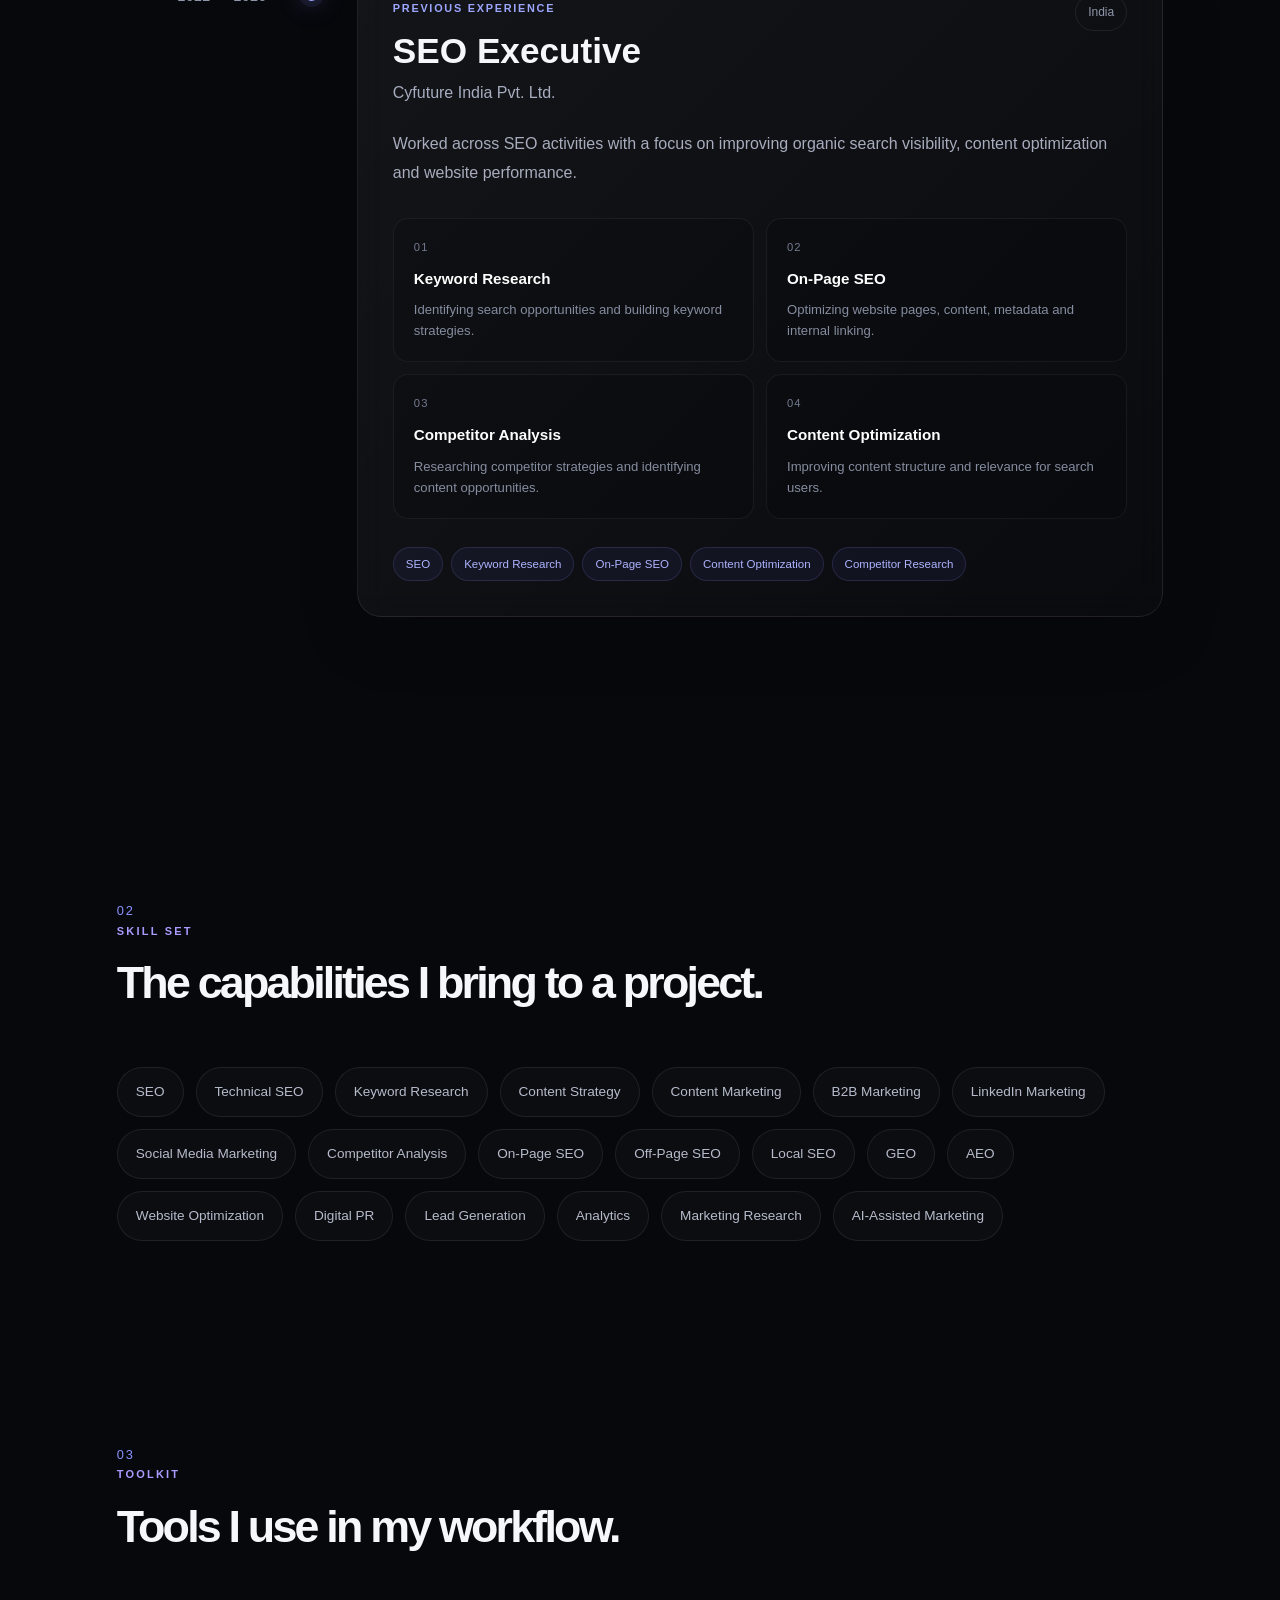
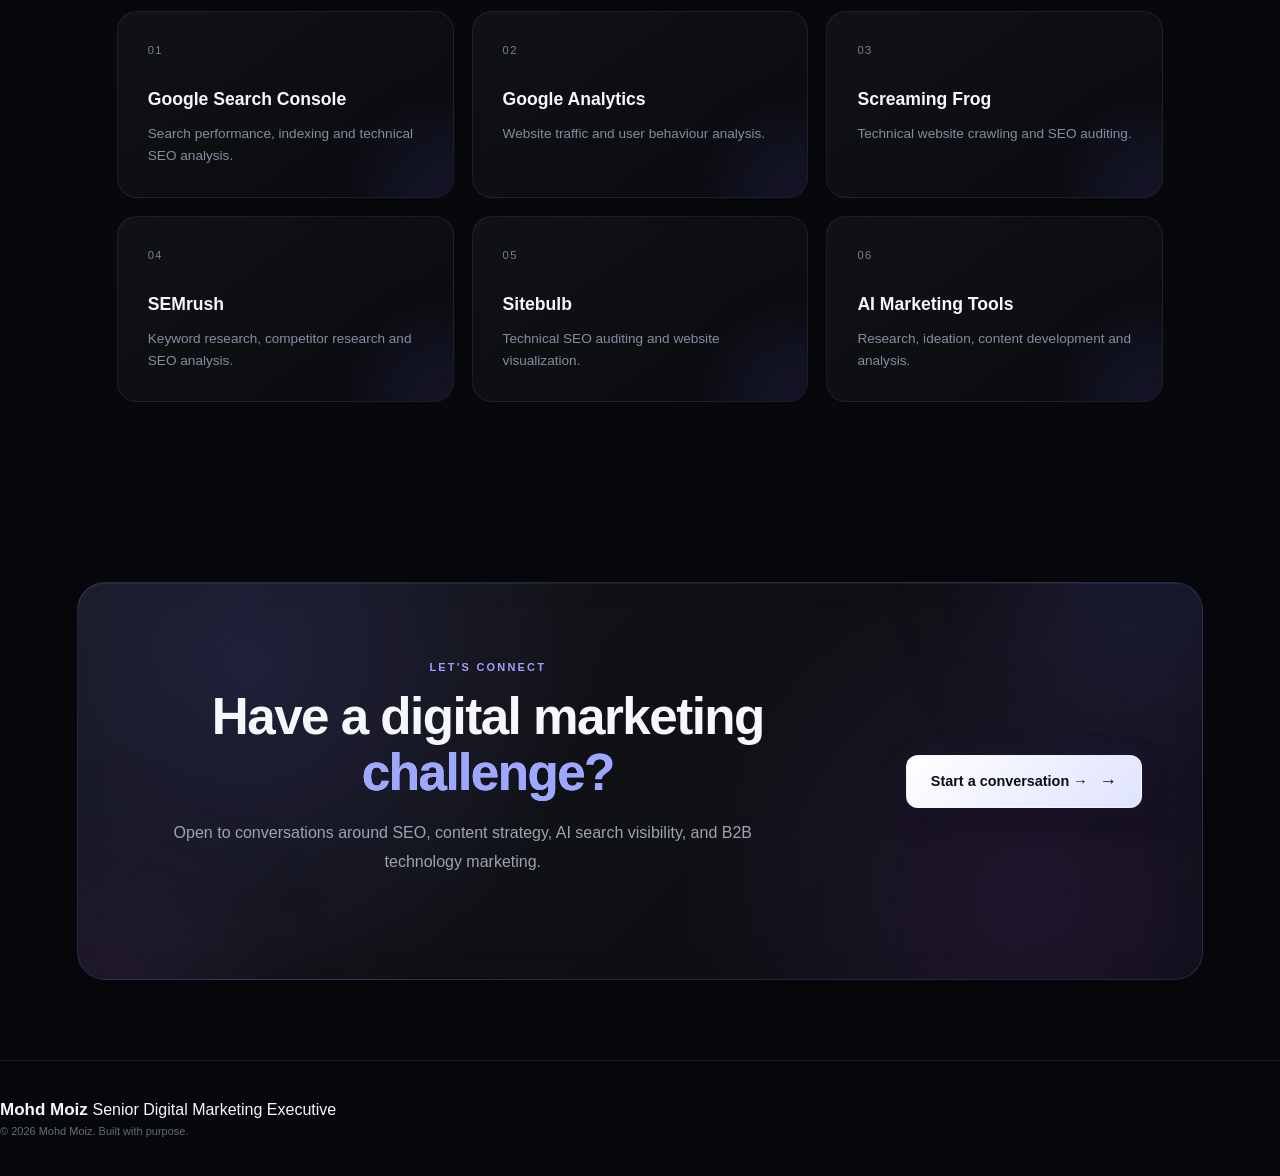
<file: experience.html>
<!DOCTYPE html>
<html lang="en">
<head>
    <meta charset="UTF-8">
    <meta name="viewport" content="width=device-width, initial-scale=1.0">

    <title>Experience | Mohd Moiz</title>

    <meta name="description"
        content="Professional experience of Mohd Moiz in SEO, digital marketing, content strategy, B2B technology marketing and AI search visibility.">

    <link rel="stylesheet" href="css/style.css">
</head>

<body>

<header class="navbar">

    <div class="nav-container">

        <a href="index.html" class="logo">
            MOIZ<span>.</span>
        </a>

        <nav>

            <a href="index.html">Home</a>

            <a href="about.html">About</a>

            <a href="experience.html">Experience</a>

            <a href="projects.html">Projects</a>

            <a href="certifications.html">Certifications</a>

        </nav>

        <button class="contact-btn" onclick="openContact()">
            Let's Connect
        </button>

    </div>

</header>


<main>


<!-- PAGE HERO -->

<section class="page-hero">

    <div class="page-hero-content">

        <span class="eyebrow">
            EXPERIENCE
        </span>

        <h1>
            Building digital growth
            <span>for technology.</span>
        </h1>

        <p>
            My professional journey has evolved from SEO execution
            to broader digital marketing strategy across technology,
            cloud infrastructure and AI-focused topics.
        </p>

    </div>

</section>


<!-- CAREER TIMELINE -->

<section class="content-section">

    <div class="section-heading">

        <span class="section-number">
            01
        </span>

        <div>

            <span class="eyebrow">
                CAREER
            </span>

            <h2>
                Experience that shaped my approach.
            </h2>

        </div>

    </div>


    <div class="experience-timeline">


        <!-- ICSDC -->

        <article class="experience-item">

            <div class="experience-date">
                2026 — Present
            </div>


            <div class="experience-line">

                <span class="timeline-dot"></span>

            </div>


            <div class="experience-content">

                <div class="experience-header">

                    <div>

                        <span class="experience-label">
                            CURRENT ROLE
                        </span>

                        <h3>
                            Senior Digital Marketing Executive
                        </h3>

                        <p class="company-name">
                            ICSDC Pvt. Ltd.
                        </p>

                    </div>

                    <span class="experience-location">
                        Noida, India
                    </span>

                </div>


                <p class="experience-description">

                    Developing digital marketing strategies for
                    cloud and AI infrastructure services, with a
                    focus on organic visibility, technology content
                    and B2B audience engagement.

                </p>


                <div class="responsibility-grid">

                    <div>
                        <span>01</span>
                        <strong>SEO Strategy</strong>
                        <p>
                            Planning and executing SEO strategies,
                            keyword research and competitor analysis.
                        </p>
                    </div>


                    <div>
                        <span>02</span>
                        <strong>Content Strategy</strong>
                        <p>
                            Creating blogs, articles and knowledge-base
                            content around cloud and infrastructure.
                        </p>
                    </div>


                    <div>
                        <span>03</span>
                        <strong>AI Search</strong>
                        <p>
                            Exploring GEO and AEO strategies for
                            AI-powered search environments.
                        </p>
                    </div>


                    <div>
                        <span>04</span>
                        <strong>Website Optimization</strong>
                        <p>
                            Collaborating with development teams on
                            technical SEO, CMS, UX and performance.
                        </p>
                    </div>

                </div>


                <div class="experience-tags">

                    <span>SEO</span>
                    <span>Technical SEO</span>
                    <span>B2B Marketing</span>
                    <span>Cloud Marketing</span>
                    <span>GEO</span>
                    <span>AEO</span>

                </div>

            </div>

        </article>


        <!-- CYFUTURE -->

        <article class="experience-item">

            <div class="experience-date">
                2022 — 2026
            </div>


            <div class="experience-line">

                <span class="timeline-dot"></span>

            </div>


            <div class="experience-content">

                <div class="experience-header">

                    <div>

                        <span class="experience-label">
                            PREVIOUS EXPERIENCE
                        </span>

                        <h3>
                            SEO Executive
                        </h3>

                        <p class="company-name">
                            Cyfuture India Pvt. Ltd.
                        </p>

                    </div>

                    <span class="experience-location">
                        India
                    </span>

                </div>


                <p class="experience-description">

                    Worked across SEO activities with a focus on
                    improving organic search visibility, content
                    optimization and website performance.

                </p>


                <div class="responsibility-grid">

                    <div>

                        <span>01</span>

                        <strong>
                            Keyword Research
                        </strong>

                        <p>
                            Identifying search opportunities and
                            building keyword strategies.
                        </p>

                    </div>


                    <div>

                        <span>02</span>

                        <strong>
                            On-Page SEO
                        </strong>

                        <p>
                            Optimizing website pages, content,
                            metadata and internal linking.
                        </p>

                    </div>


                    <div>

                        <span>03</span>

                        <strong>
                            Competitor Analysis
                        </strong>

                        <p>
                            Researching competitor strategies and
                            identifying content opportunities.
                        </p>

                    </div>


                    <div>

                        <span>04</span>

                        <strong>
                            Content Optimization
                        </strong>

                        <p>
                            Improving content structure and
                            relevance for search users.
                        </p>

                    </div>

                </div>


                <div class="experience-tags">

                    <span>SEO</span>
                    <span>Keyword Research</span>
                    <span>On-Page SEO</span>
                    <span>Content Optimization</span>
                    <span>Competitor Research</span>

                </div>

            </div>

        </article>


    </div>

</section>


<!-- SKILLS -->

<section class="content-section">

    <div class="section-heading">

        <span class="section-number">
            02
        </span>

        <div>

            <span class="eyebrow">
                SKILL SET
            </span>

            <h2>
                The capabilities I bring to a project.
            </h2>

        </div>

    </div>


    <div class="skills-cloud">

        <span>SEO</span>
        <span>Technical SEO</span>
        <span>Keyword Research</span>
        <span>Content Strategy</span>
        <span>Content Marketing</span>
        <span>B2B Marketing</span>
        <span>LinkedIn Marketing</span>
        <span>Social Media Marketing</span>
        <span>Competitor Analysis</span>
        <span>On-Page SEO</span>
        <span>Off-Page SEO</span>
        <span>Local SEO</span>
        <span>GEO</span>
        <span>AEO</span>
        <span>Website Optimization</span>
        <span>Digital PR</span>
        <span>Lead Generation</span>
        <span>Analytics</span>
        <span>Marketing Research</span>
        <span>AI-Assisted Marketing</span>

    </div>

</section>


<!-- TOOLS -->

<section class="content-section">

    <div class="section-heading">

        <span class="section-number">
            03
        </span>

        <div>

            <span class="eyebrow">
                TOOLKIT
            </span>

            <h2>
                Tools I use in my workflow.
            </h2>

        </div>

    </div>


    <div class="tools-grid">

        <div class="tool-card">
            <span>01</span>
            <h3>Google Search Console</h3>
            <p>
                Search performance, indexing and technical SEO analysis.
            </p>
        </div>


        <div class="tool-card">
            <span>02</span>
            <h3>Google Analytics</h3>
            <p>
                Website traffic and user behaviour analysis.
            </p>
        </div>


        <div class="tool-card">
            <span>03</span>
            <h3>Screaming Frog</h3>
            <p>
                Technical website crawling and SEO auditing.
            </p>
        </div>


        <div class="tool-card">
            <span>04</span>
            <h3>SEMrush</h3>
            <p>
                Keyword research, competitor research and SEO analysis.
            </p>
        </div>


        <div class="tool-card">
            <span>05</span>
            <h3>Sitebulb</h3>
            <p>
                Technical SEO auditing and website visualization.
            </p>
        </div>


        <div class="tool-card">
            <span>06</span>
            <h3>AI Marketing Tools</h3>
            <p>
                Research, ideation, content development and analysis.
            </p>
        </div>

    </div>

</section>


<!-- CTA -->

<section class="contact-cta">

    <div class="cta-content">

        <span class="eyebrow">
            LET'S CONNECT
        </span>

        <h2>
            Have a digital marketing
            <span>challenge?</span>
        </h2>

        <p>
            Open to conversations around SEO, content strategy,
            AI search visibility, and B2B technology marketing.
        </p>

    </div>

    <button
        class="btn btn-primary"
        onclick="openContact()">
        Start a conversation →
    </button>

</section>

</main>


<!-- CONTACT MODAL -->

<div id="contactModal" class="contact-modal">

    <div
        class="contact-overlay"
        onclick="closeContact()">
    </div>


    <div class="contact-box">

        <button
            class="close-btn"
            onclick="closeContact()">

            ×

        </button>


        <span class="eyebrow">
            GET IN TOUCH
        </span>


        <h2>
            Let's start a conversation.
        </h2>


        <p>
            Whether it's digital marketing, SEO, content strategy
            or AI search visibility, feel free to reach out.
        </p>


        <div class="contact-details">

            <a href="mailto:Moizshahid9870@gmail.com">

                <span>Email</span>

                Moizshahid9870@gmail.com

            </a>


            <a href="tel:8954296991">

                <span>Phone</span>

                +91 89542 96991

            </a>


            <a
                href="https://www.linkedin.com/in/mohd-moiz/"
                target="_blank">

                <span>LinkedIn</span>

                linkedin.com/in/mohd-moiz

            </a>

        </div>

    </div>

</div>


<!-- FOOTER -->

<footer class="footer">

    <div>

        <strong>
            Mohd Moiz
        </strong>

        <span>
            Senior Digital Marketing Executive
        </span>

    </div>


    <p>
        © 2026 Mohd Moiz. Built with purpose.
    </p>

</footer>


<script src="js/script.js"></script>

</body>

</html>
</file>
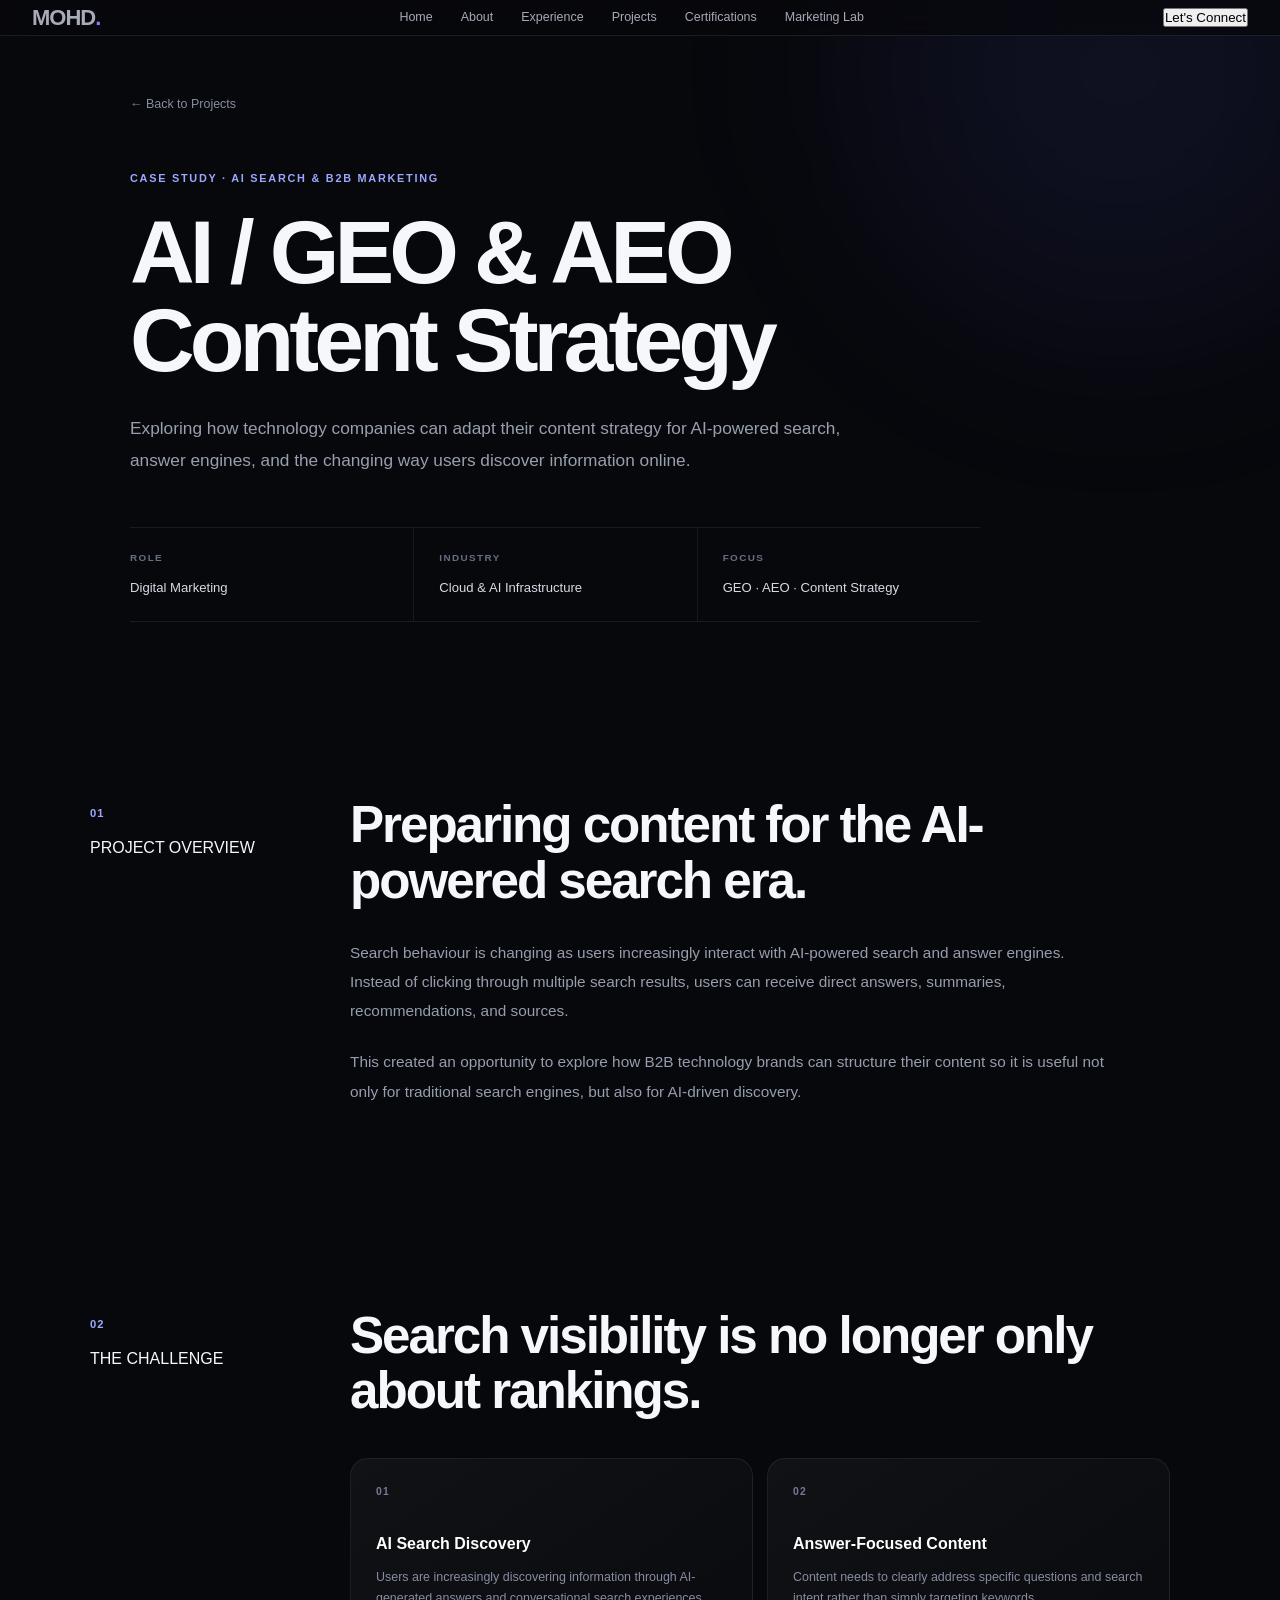
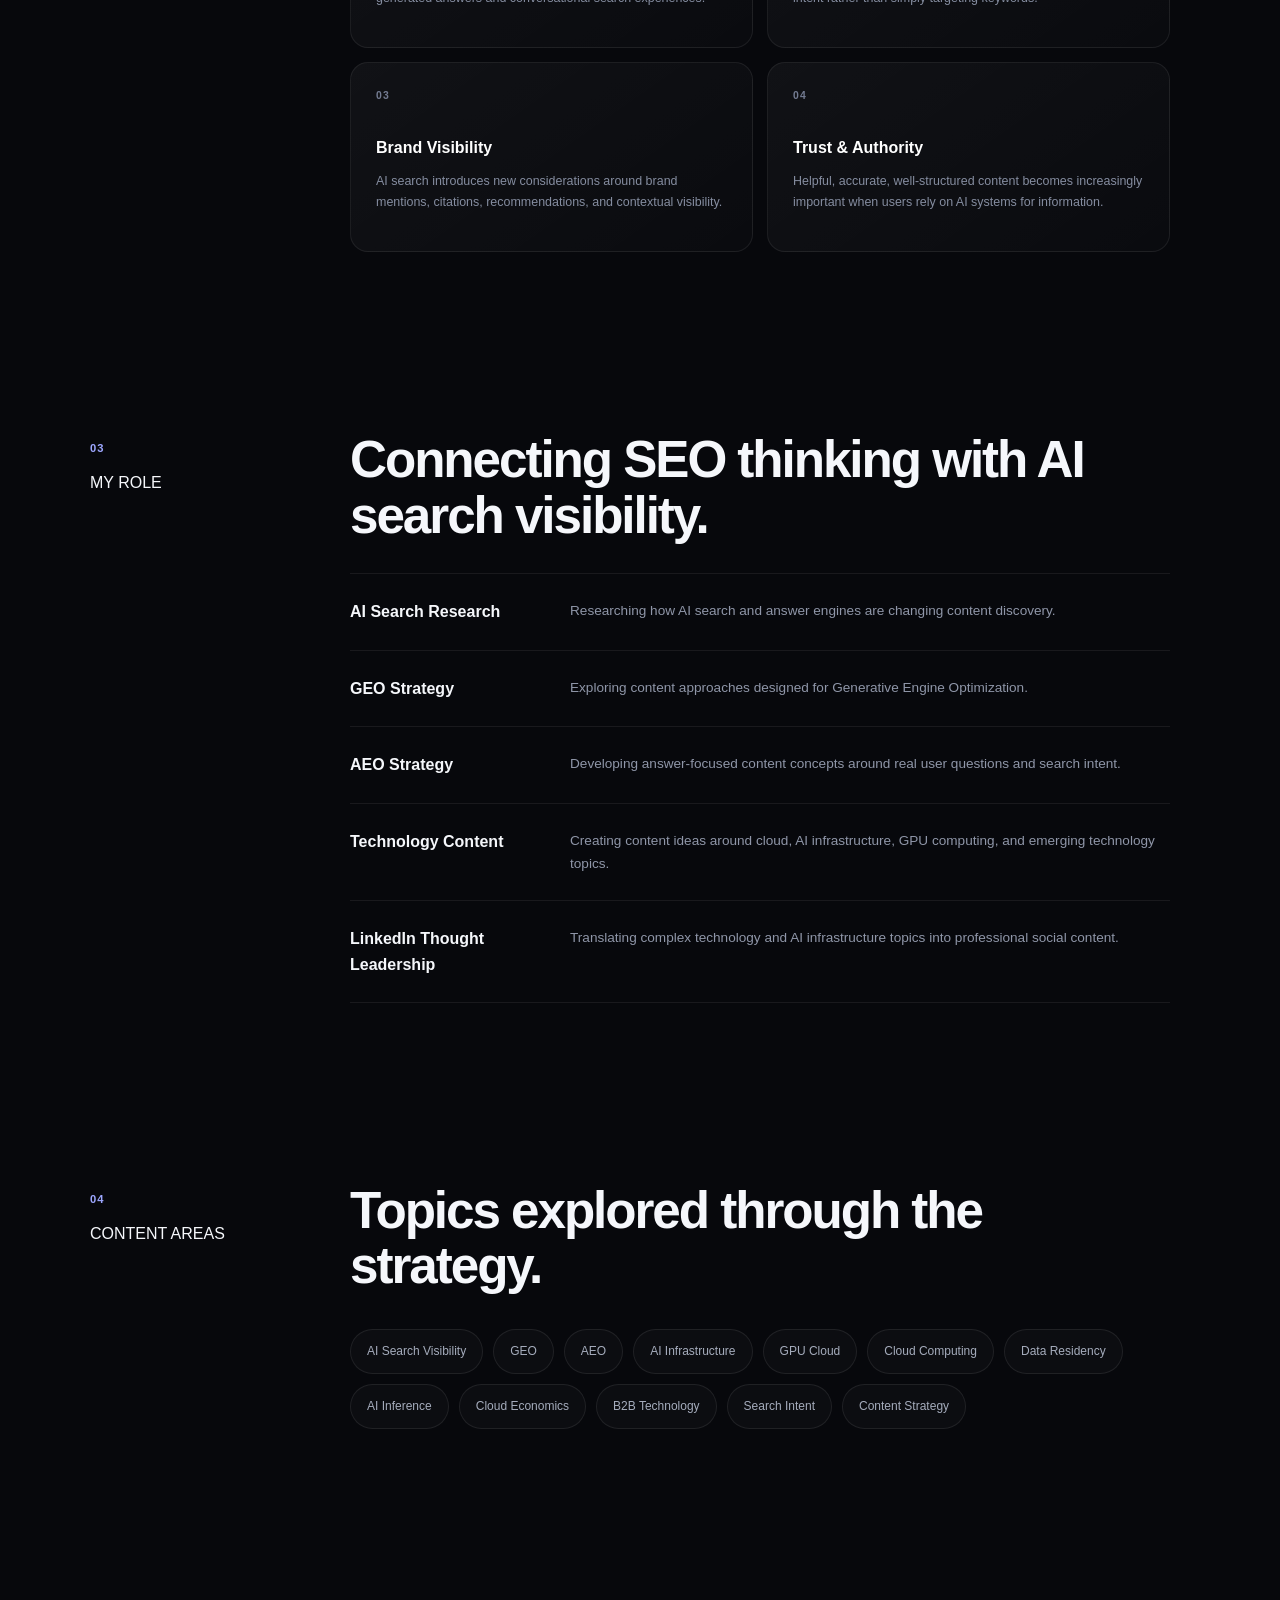
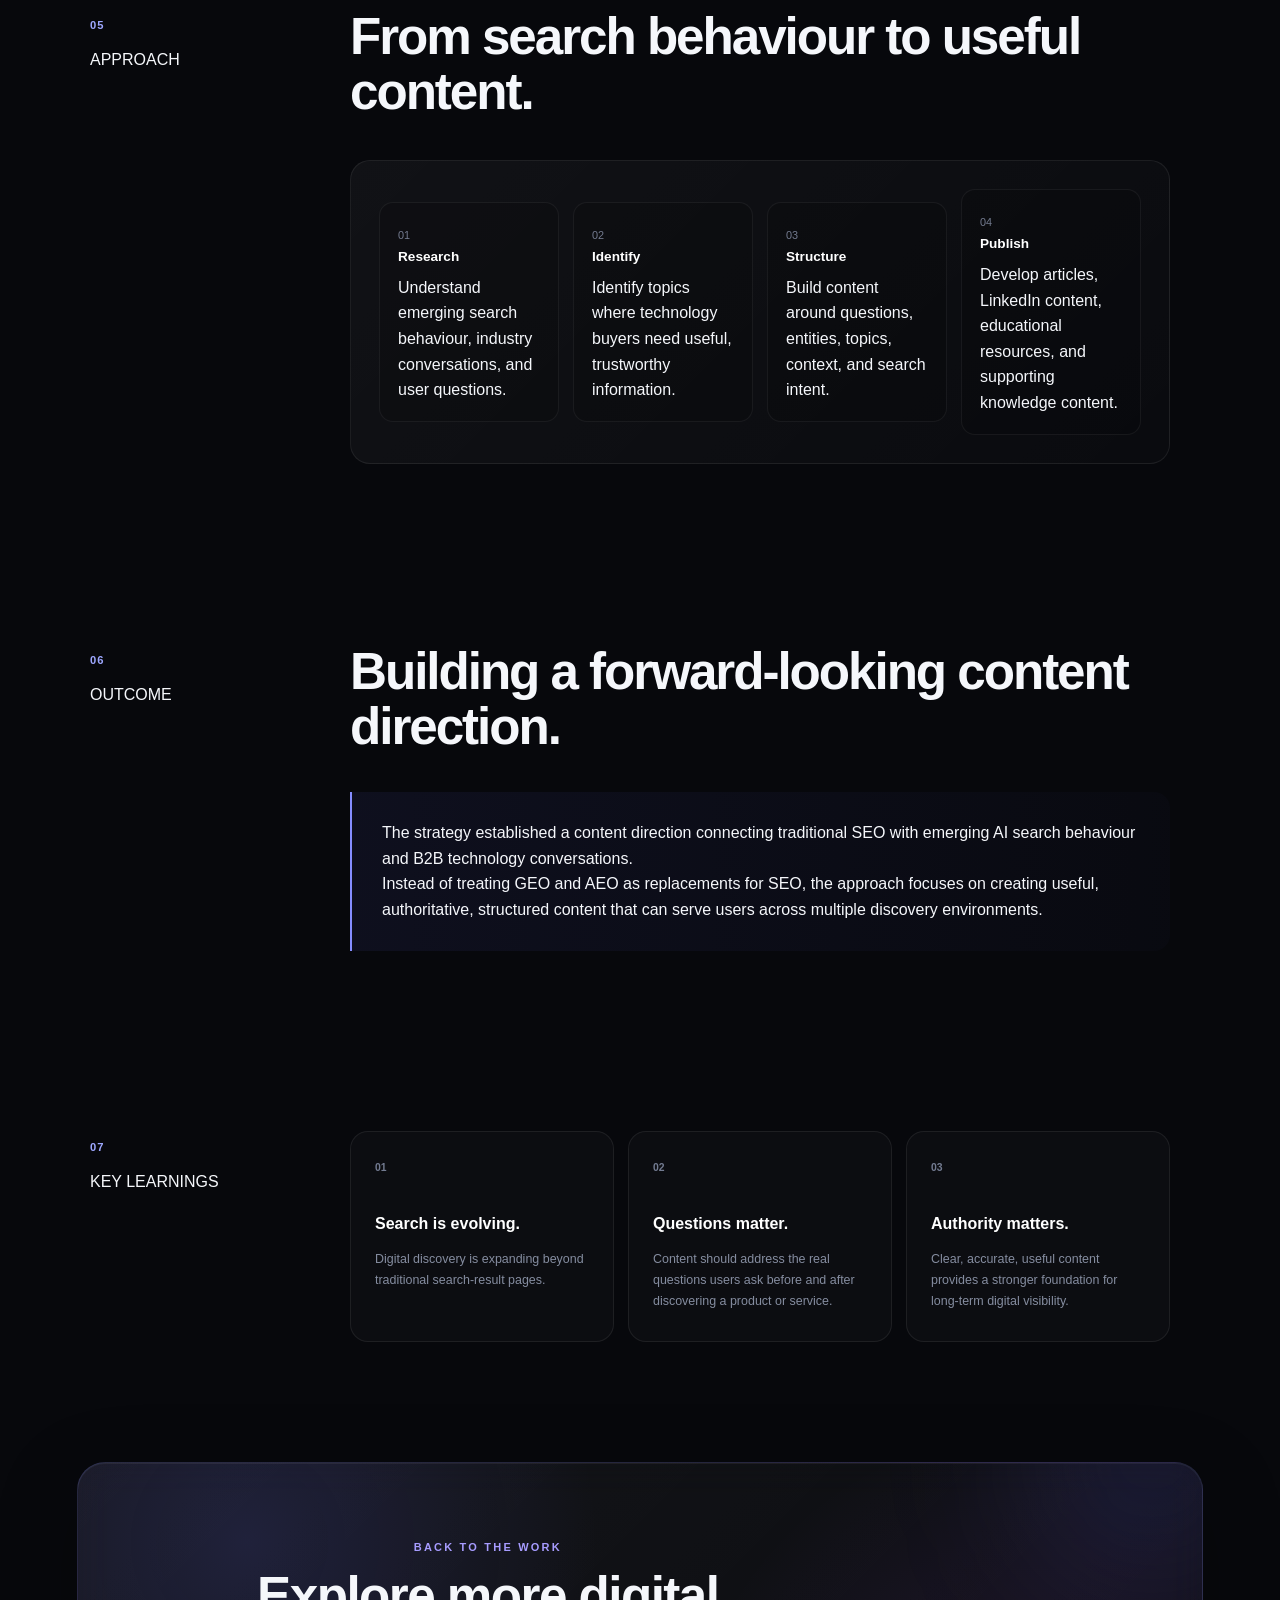
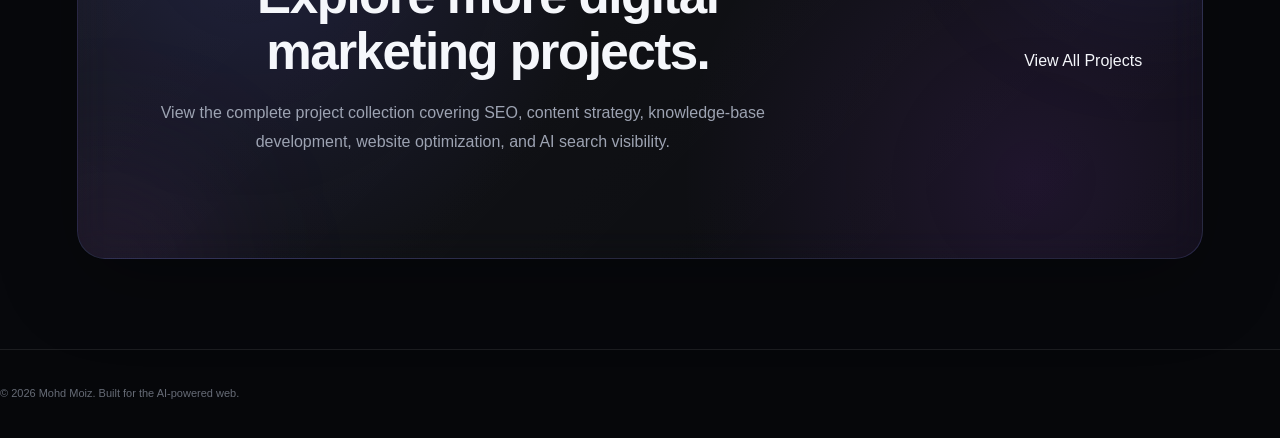
<file: projects/ai-geo-aeo.html>
<!DOCTYPE html>
<html lang="en">
<head>
    <meta charset="UTF-8">
    <meta name="viewport" content="width=device-width, initial-scale=1.0">

    <title>AI, GEO & AEO Content Strategy | Mohd Moiz</title>

    <meta
        name="description"
        content="Case study covering AI search visibility, Generative Engine Optimization, Answer Engine Optimization, content strategy, and B2B technology marketing."
    >

    <link rel="stylesheet" href="../css/style.css">
</head>

<body class="project-detail-page">

    <!-- NAVIGATION -->
    <header class="site-header">
        <nav class="navbar">

            <a href="../index.html" class="logo">
                MOHD<span>.</span>
            </a>

            <div class="nav-links">
                <a href="../index.html">Home</a>
                <a href="../about.html">About</a>
                <a href="../experience.html">Experience</a>
                <a href="../projects.html">Projects</a>
                <a href="../certifications.html">Certifications</a>
                <a href="../marketing-lab.html">Marketing Lab</a>
            </div>

            <button class="nav-cta" onclick="openContact()">
                Let's Connect
            </button>

        </nav>
    </header>


    <!-- PROJECT HERO -->
    <main>

        <section class="project-detail-hero">

            <a href="../projects.html" class="back-link">
                ← Back to Projects
            </a>

            <div class="eyebrow">
                CASE STUDY · AI SEARCH & B2B MARKETING
            </div>

            <h1>
                AI / GEO & AEO<br>
                Content Strategy
            </h1>

            <p class="project-detail-intro">
                Exploring how technology companies can adapt their content
                strategy for AI-powered search, answer engines, and the
                changing way users discover information online.
            </p>

            <div class="project-meta">

                <div>
                    <span>ROLE</span>
                    <strong>Digital Marketing</strong>
                </div>

                <div>
                    <span>INDUSTRY</span>
                    <strong>Cloud & AI Infrastructure</strong>
                </div>

                <div>
                    <span>FOCUS</span>
                    <strong>GEO · AEO · Content Strategy</strong>
                </div>

            </div>

        </section>


        <!-- 01 -->
        <section class="project-detail-section">

            <div class="case-study-layout">

                <div class="case-study-label">
                    <span>01</span>
                    PROJECT OVERVIEW
                </div>

                <div class="case-study-content">

                    <h2>
                        Preparing content for the AI-powered search era.
                    </h2>

                    <p>
                        Search behaviour is changing as users increasingly
                        interact with AI-powered search and answer engines.
                        Instead of clicking through multiple search results,
                        users can receive direct answers, summaries,
                        recommendations, and sources.
                    </p>

                    <p>
                        This created an opportunity to explore how B2B
                        technology brands can structure their content so it
                        is useful not only for traditional search engines,
                        but also for AI-driven discovery.
                    </p>

                </div>

            </div>

        </section>


        <!-- 02 -->
        <section class="project-detail-section">

            <div class="case-study-layout">

                <div class="case-study-label">
                    <span>02</span>
                    THE CHALLENGE
                </div>

                <div class="case-study-content">

                    <h2>
                        Search visibility is no longer only about rankings.
                    </h2>

                    <div class="challenge-grid">

                        <div class="challenge-card">
                            <span>01</span>
                            <h3>AI Search Discovery</h3>
                            <p>
                                Users are increasingly discovering
                                information through AI-generated answers
                                and conversational search experiences.
                            </p>
                        </div>

                        <div class="challenge-card">
                            <span>02</span>
                            <h3>Answer-Focused Content</h3>
                            <p>
                                Content needs to clearly address specific
                                questions and search intent rather than
                                simply targeting keywords.
                            </p>
                        </div>

                        <div class="challenge-card">
                            <span>03</span>
                            <h3>Brand Visibility</h3>
                            <p>
                                AI search introduces new considerations
                                around brand mentions, citations,
                                recommendations, and contextual visibility.
                            </p>
                        </div>

                        <div class="challenge-card">
                            <span>04</span>
                            <h3>Trust & Authority</h3>
                            <p>
                                Helpful, accurate, well-structured content
                                becomes increasingly important when users
                                rely on AI systems for information.
                            </p>
                        </div>

                    </div>

                </div>

            </div>

        </section>


        <!-- 03 -->
        <section class="project-detail-section">

            <div class="case-study-layout">

                <div class="case-study-label">
                    <span>03</span>
                    MY ROLE
                </div>

                <div class="case-study-content">

                    <h2>
                        Connecting SEO thinking with AI search visibility.
                    </h2>

                    <div class="work-list">

                        <div>
                            <strong>AI Search Research</strong>
                            <p>
                                Researching how AI search and answer engines
                                are changing content discovery.
                            </p>
                        </div>

                        <div>
                            <strong>GEO Strategy</strong>
                            <p>
                                Exploring content approaches designed for
                                Generative Engine Optimization.
                            </p>
                        </div>

                        <div>
                            <strong>AEO Strategy</strong>
                            <p>
                                Developing answer-focused content concepts
                                around real user questions and search intent.
                            </p>
                        </div>

                        <div>
                            <strong>Technology Content</strong>
                            <p>
                                Creating content ideas around cloud,
                                AI infrastructure, GPU computing, and
                                emerging technology topics.
                            </p>
                        </div>

                        <div>
                            <strong>LinkedIn Thought Leadership</strong>
                            <p>
                                Translating complex technology and AI
                                infrastructure topics into professional
                                social content.
                            </p>
                        </div>

                    </div>

                </div>

            </div>

        </section>


        <!-- 04 -->
        <section class="project-detail-section">

            <div class="case-study-layout">

                <div class="case-study-label">
                    <span>04</span>
                    CONTENT AREAS
                </div>

                <div class="case-study-content">

                    <h2>
                        Topics explored through the strategy.
                    </h2>

                    <div class="case-tools">

                        <span>AI Search Visibility</span>
                        <span>GEO</span>
                        <span>AEO</span>
                        <span>AI Infrastructure</span>
                        <span>GPU Cloud</span>
                        <span>Cloud Computing</span>
                        <span>Data Residency</span>
                        <span>AI Inference</span>
                        <span>Cloud Economics</span>
                        <span>B2B Technology</span>
                        <span>Search Intent</span>
                        <span>Content Strategy</span>

                    </div>

                </div>

            </div>

        </section>


        <!-- 05 -->
        <section class="project-detail-section">

            <div class="case-study-layout">

                <div class="case-study-label">
                    <span>05</span>
                    APPROACH
                </div>

                <div class="case-study-content">

                    <h2>
                        From search behaviour to useful content.
                    </h2>

                    <div class="process-flow">

                        <div>
                            <span>01</span>
                            <strong>Research</strong>
                            <p>
                                Understand emerging search behaviour,
                                industry conversations, and user questions.
                            </p>
                        </div>

                        <div>
                            <span>02</span>
                            <strong>Identify</strong>
                            <p>
                                Identify topics where technology buyers
                                need useful, trustworthy information.
                            </p>
                        </div>

                        <div>
                            <span>03</span>
                            <strong>Structure</strong>
                            <p>
                                Build content around questions, entities,
                                topics, context, and search intent.
                            </p>
                        </div>

                        <div>
                            <span>04</span>
                            <strong>Publish</strong>
                            <p>
                                Develop articles, LinkedIn content,
                                educational resources, and supporting
                                knowledge content.
                            </p>
                        </div>

                    </div>

                </div>

            </div>

        </section>


        <!-- 06 -->
        <section class="project-detail-section">

            <div class="case-study-layout">

                <div class="case-study-label">
                    <span>06</span>
                    OUTCOME
                </div>

                <div class="case-study-content">

                    <h2>
                        Building a forward-looking content direction.
                    </h2>

                    <div class="outcome-note">

                        <p>
                            The strategy established a content direction
                            connecting traditional SEO with emerging AI
                            search behaviour and B2B technology conversations.
                        </p>

                        <p>
                            Instead of treating GEO and AEO as replacements
                            for SEO, the approach focuses on creating useful,
                            authoritative, structured content that can serve
                            users across multiple discovery environments.
                        </p>

                    </div>

                </div>

            </div>

        </section>


        <!-- 07 -->
        <section class="project-detail-section">

            <div class="case-study-layout">

                <div class="case-study-label">
                    <span>07</span>
                    KEY LEARNINGS
                </div>

                <div class="case-study-content">

                    <div class="learning-grid">

                        <div>
                            <span>01</span>
                            <h3>Search is evolving.</h3>
                            <p>
                                Digital discovery is expanding beyond
                                traditional search-result pages.
                            </p>
                        </div>

                        <div>
                            <span>02</span>
                            <h3>Questions matter.</h3>
                            <p>
                                Content should address the real questions
                                users ask before and after discovering
                                a product or service.
                            </p>
                        </div>

                        <div>
                            <span>03</span>
                            <h3>Authority matters.</h3>
                            <p>
                                Clear, accurate, useful content provides
                                a stronger foundation for long-term
                                digital visibility.
                            </p>
                        </div>

                    </div>

                </div>

            </div>

        </section>


        <!-- CTA -->
        <section class="contact-cta">

            <div>

                <span class="eyebrow">
                    BACK TO THE WORK
                </span>

                <h2>
                    Explore more digital marketing projects.
                </h2>

                <p>
                    View the complete project collection covering SEO,
                    content strategy, knowledge-base development,
                    website optimization, and AI search visibility.
                </p>

            </div>

            <a href="../projects.html" class="primary-btn">
                View All Projects
            </a>

        </section>

    </main>


    <!-- CONTACT MODAL -->
    <div id="contactModal" class="contact-modal">

        <div class="contact-overlay" onclick="closeContact()"></div>

        <div class="contact-box">

            <button class="close-btn" onclick="closeContact()">
                ×
            </button>

            <span class="eyebrow">
                LET'S CONNECT
            </span>

            <h2>
                Have a project or opportunity in mind?
            </h2>

            <p>
                I'm always open to meaningful conversations around
                digital marketing, SEO, content strategy, AI search,
                and B2B technology marketing.
            </p>

            <div class="contact-details">

                <a href="mailto:Moizshahid9870@gmail.com">
                    <span>Email</span>
                    Moizshahid9870@gmail.com
                </a>

                <a href="tel:8954296991">
                    <span>Phone</span>
                    +91 89542 96991
                </a>

                <a
                    href="https://www.linkedin.com/in/mohd-moiz/"
                    target="_blank"
                    rel="noopener noreferrer"
                >
                    <span>LinkedIn</span>
                    Connect on LinkedIn
                </a>

            </div>

        </div>

    </div>


    <!-- FOOTER -->
    <footer class="site-footer">

        <p>
            © 2026 Mohd Moiz. Built for the AI-powered web.
        </p>

    </footer>


    <script src="../js/script.js"></script>

</body>
</html>
</file>
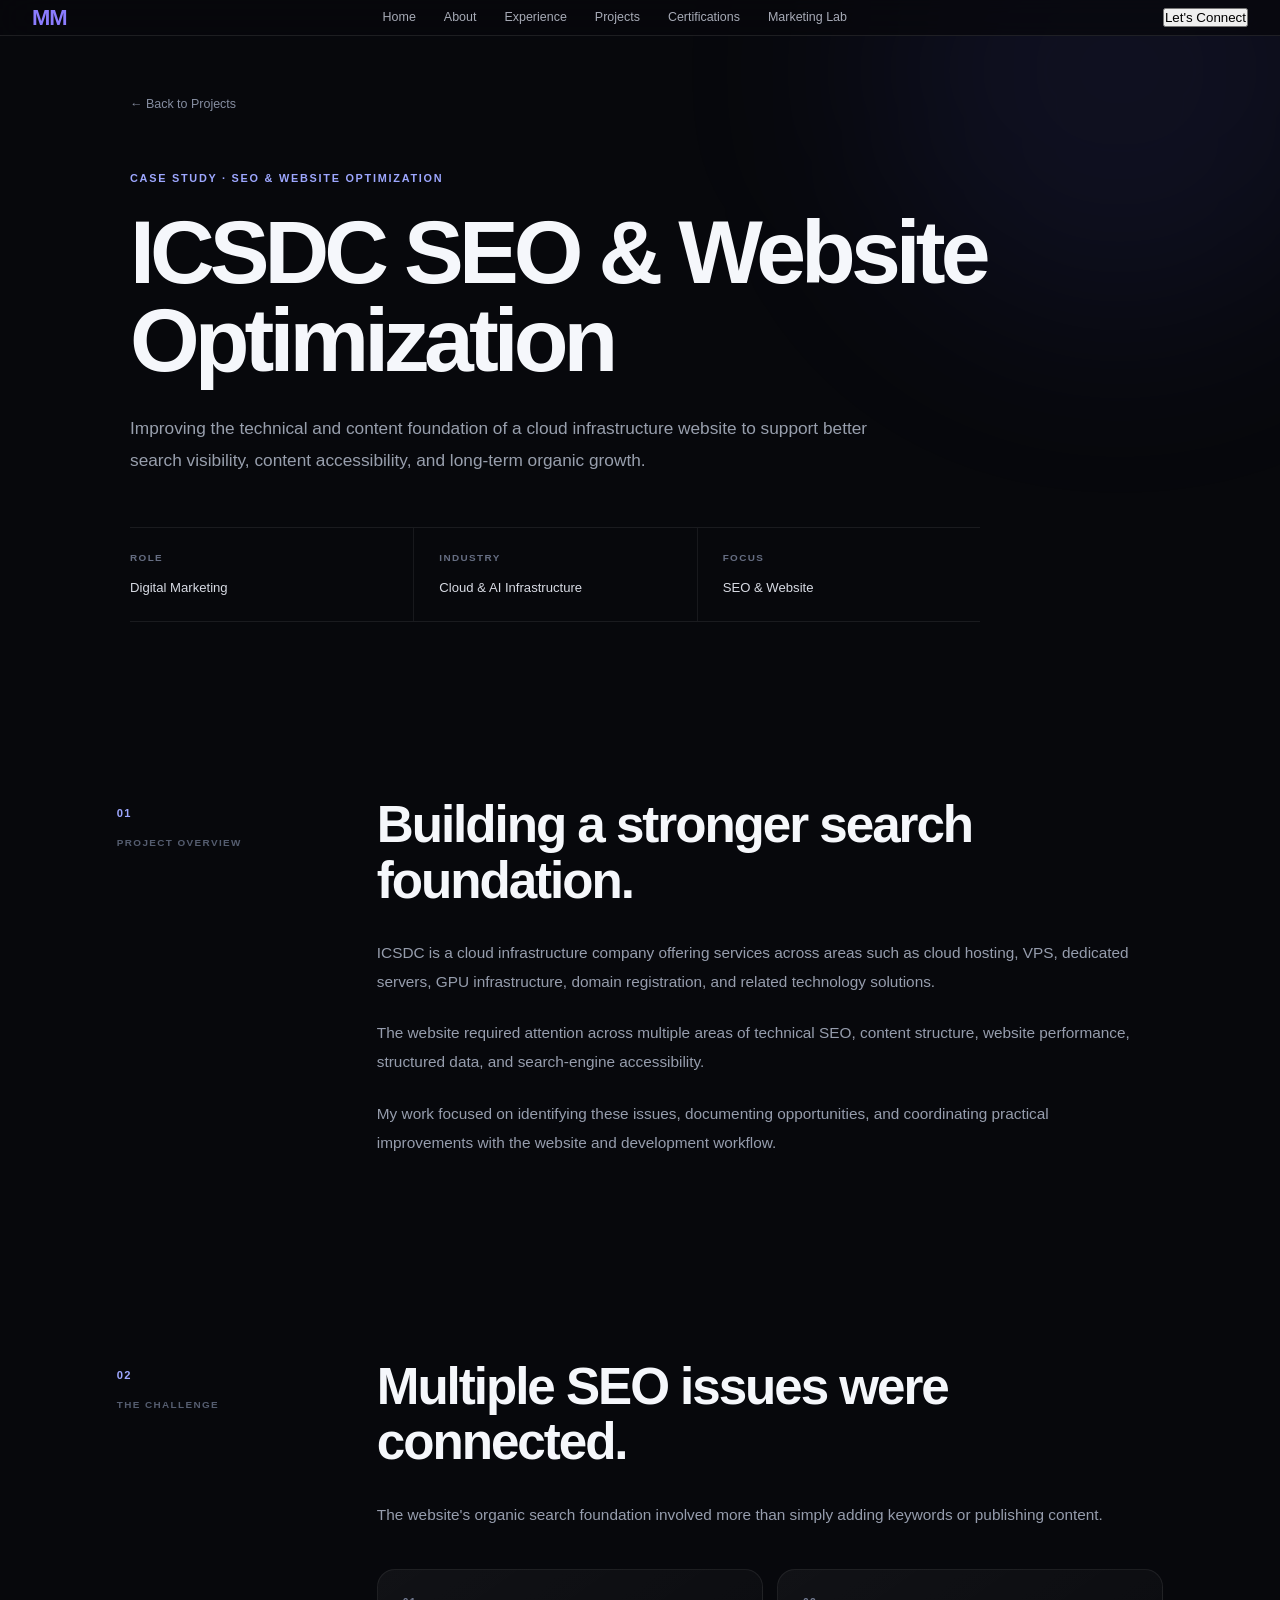
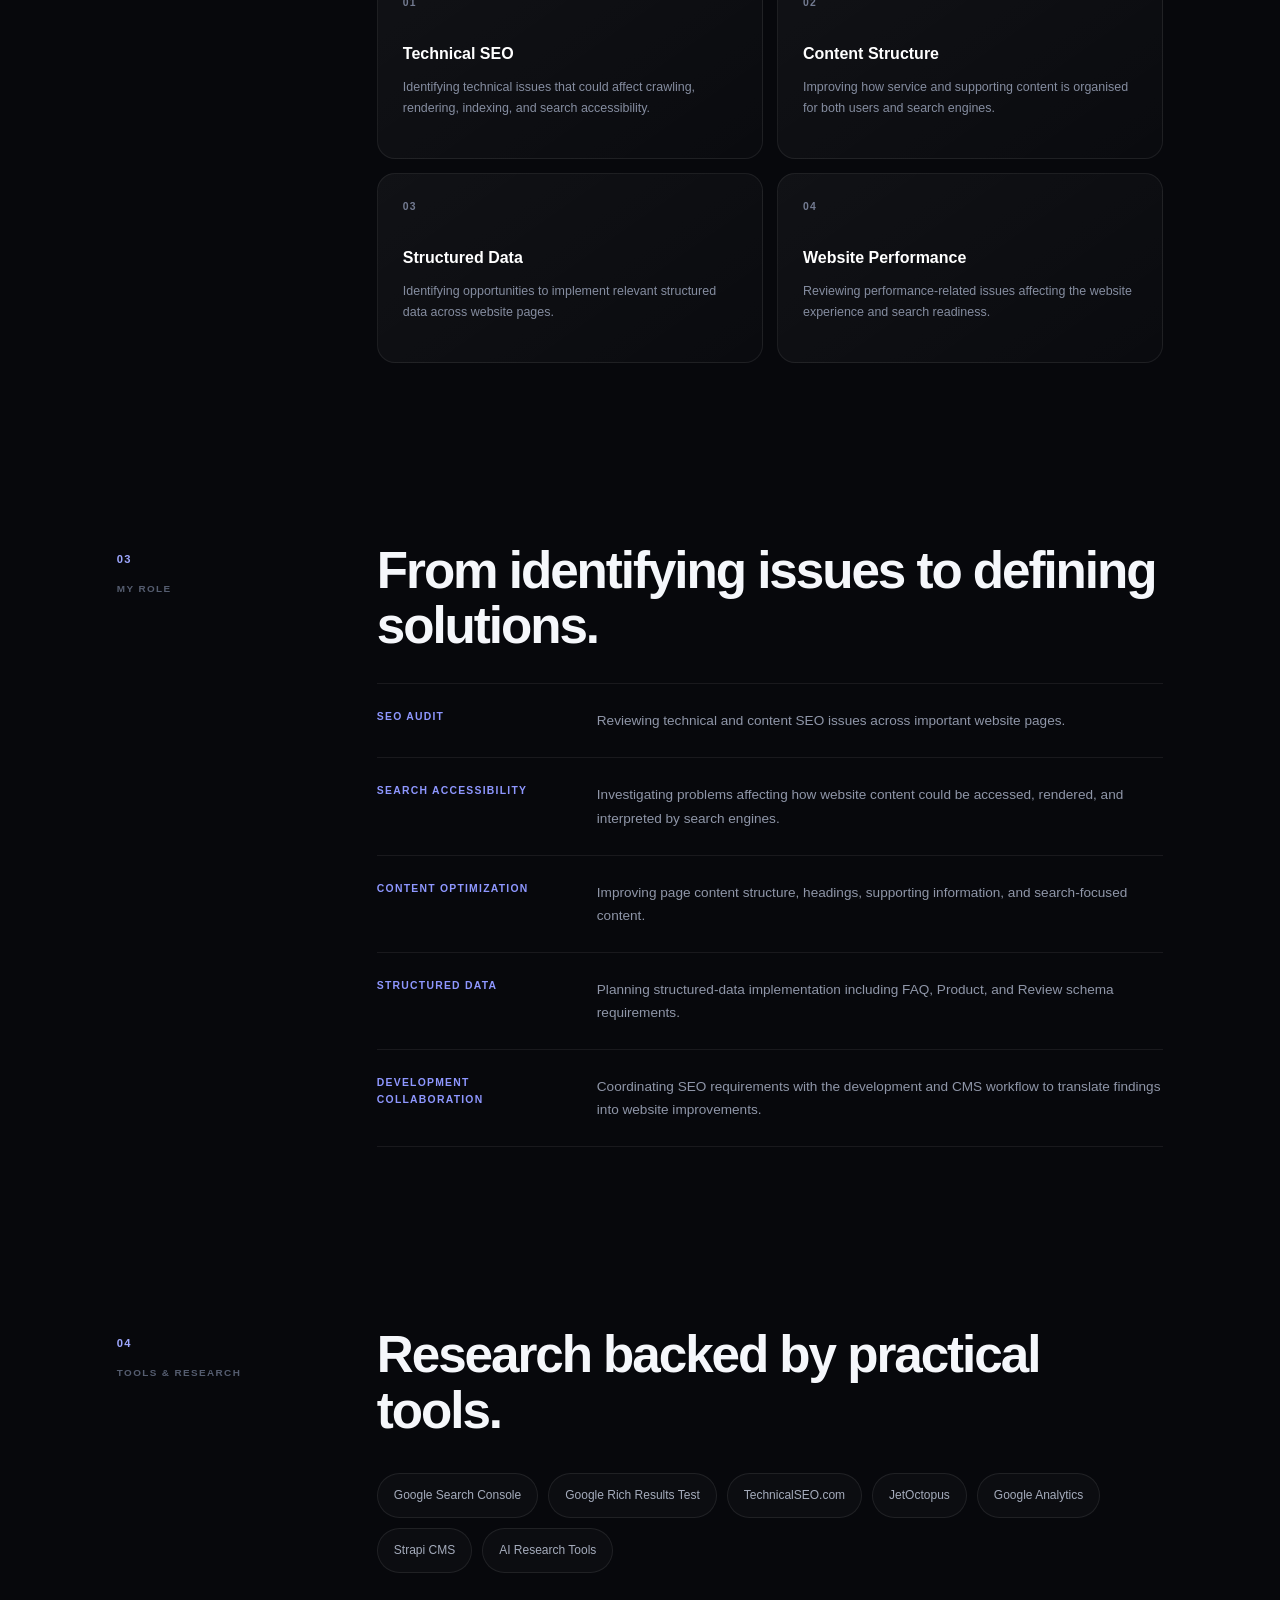
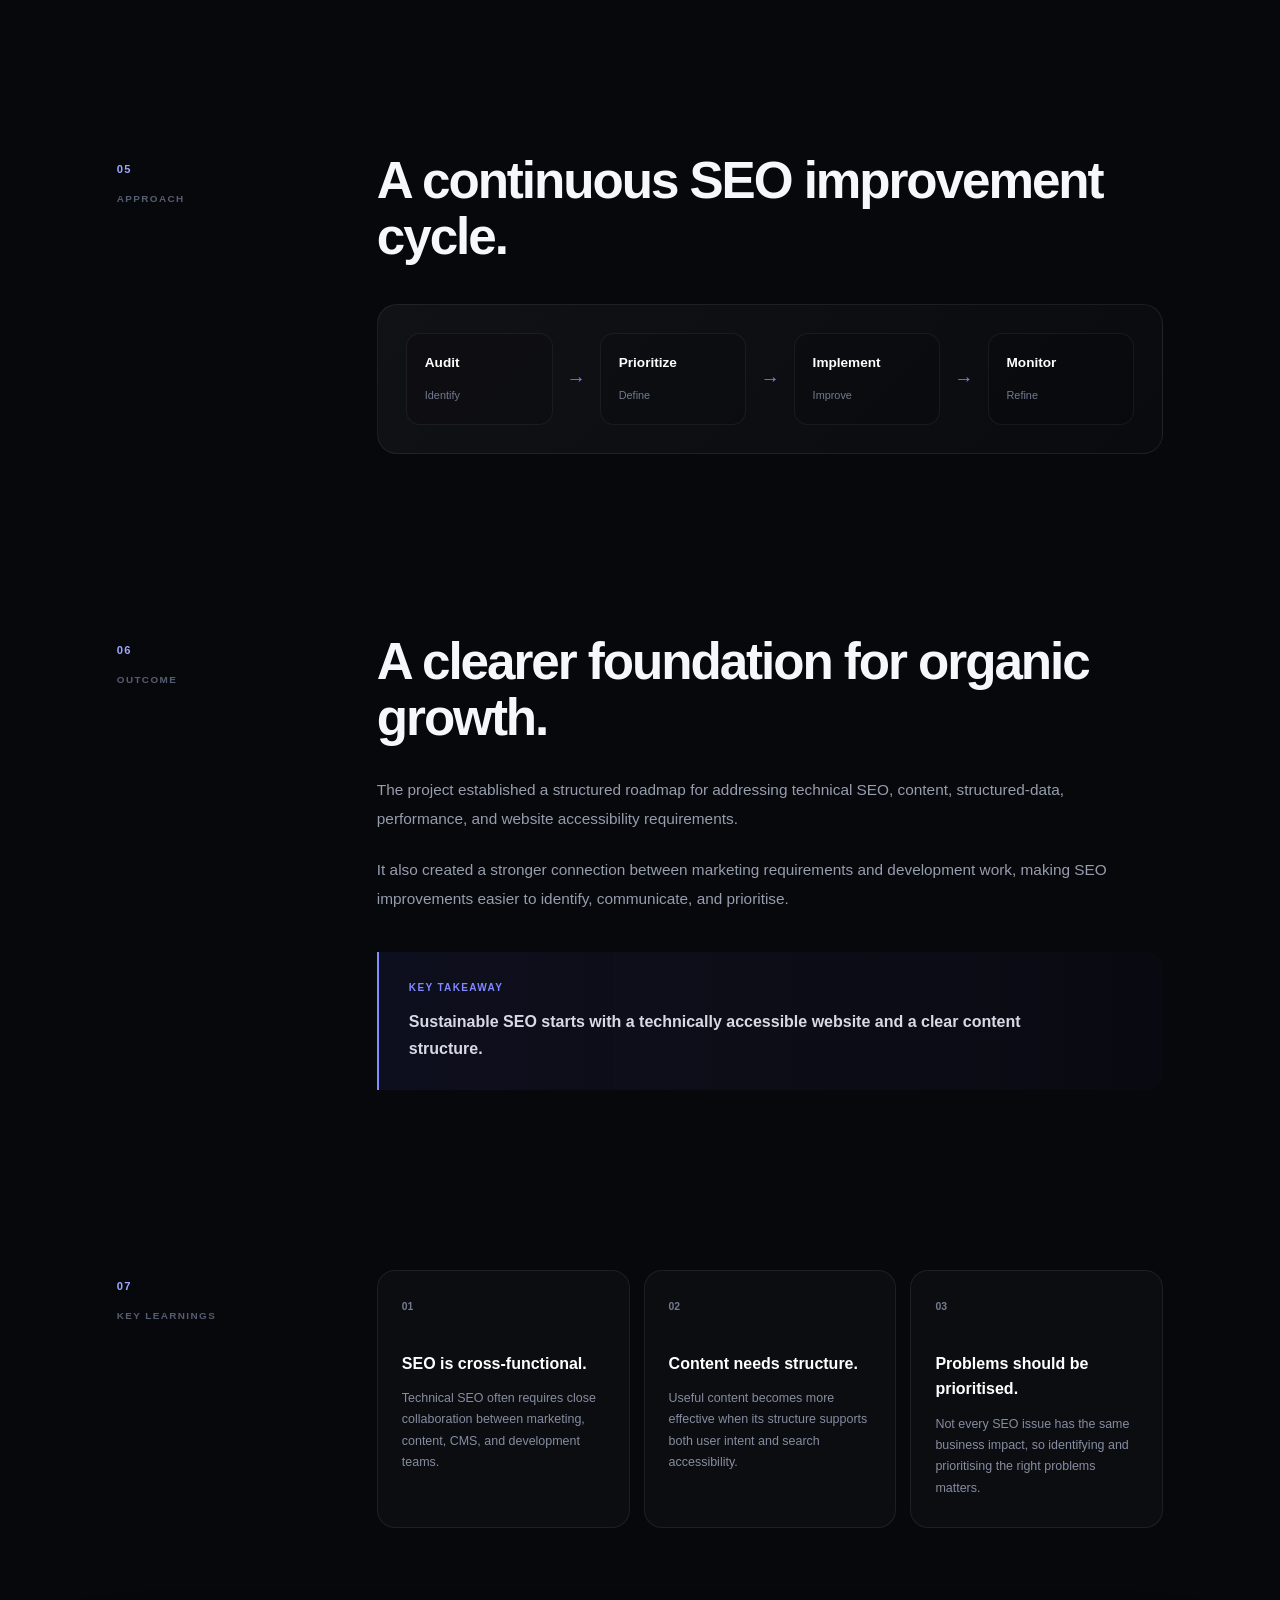
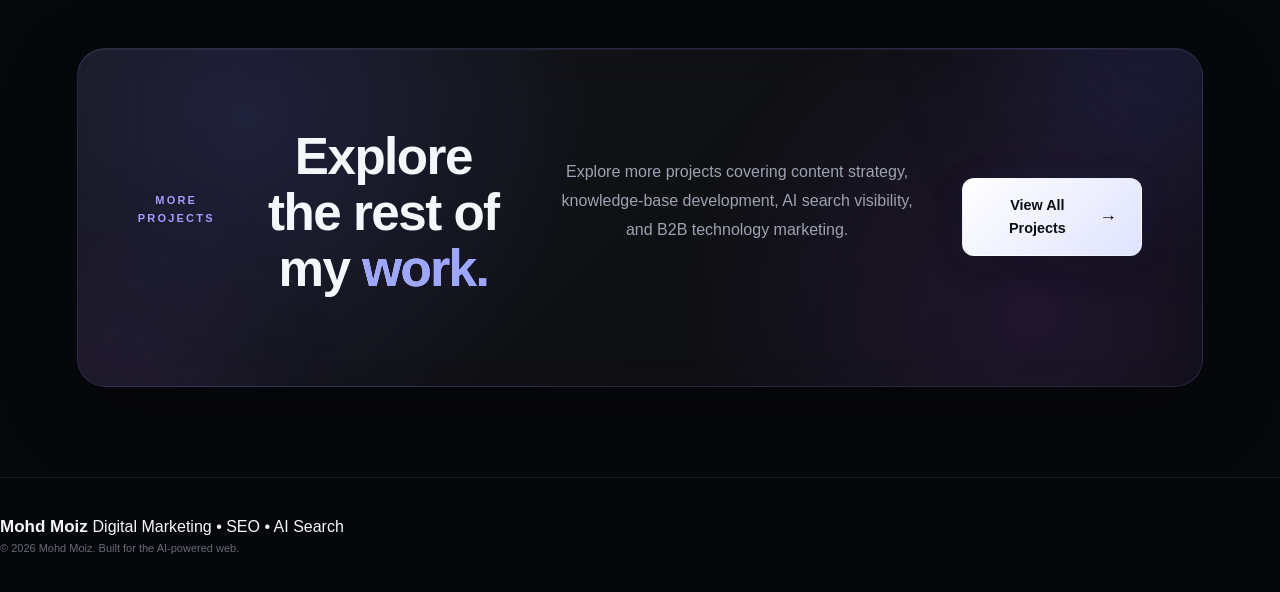
<file: projects/icsdc-seo.html>
<!DOCTYPE html>
<html lang="en">
<head>

    <meta charset="UTF-8">
    <meta name="viewport" content="width=device-width, initial-scale=1.0">

    <title>ICSDC SEO & Website Optimization | Mohd Moiz</title>

    <meta name="description"
          content="Case study covering SEO, technical SEO, website optimization, structured data, content visibility, and search accessibility work for ICSDC.">

    <link rel="stylesheet" href="../css/style.css">

</head>

<body class="project-detail-page">


    <!-- =========================
         NAVIGATION
         ========================= -->

    <header class="site-header">

        <nav class="navbar">

            <a href="../index.html" class="logo">
                <span>MM</span>
            </a>

            <div class="nav-links">

                <a href="../index.html">
                    Home
                </a>

                <a href="../about.html">
                    About
                </a>

                <a href="../experience.html">
                    Experience
                </a>

                <a href="../projects.html" class="active">
                    Projects
                </a>

                <a href="../certifications.html">
                    Certifications
                </a>

                <a href="../marketing-lab.html">
                    Marketing Lab
                </a>

            </div>

            <button
                class="nav-cta"
                onclick="openContact()">

                Let's Connect

            </button>

        </nav>

    </header>


    <!-- =========================
         CASE STUDY HERO
         ========================= -->

    <main>

        <section class="project-detail-hero">

            <a
                href="../projects.html"
                class="back-link">

                ← Back to Projects

            </a>


            <span class="eyebrow">
                CASE STUDY · SEO & WEBSITE OPTIMIZATION
            </span>


            <h1>

                ICSDC SEO &
                <span class="gradient-text">
                    Website Optimization
                </span>

            </h1>


            <p class="project-detail-intro">

                Improving the technical and content foundation of a
                cloud infrastructure website to support better search
                visibility, content accessibility, and long-term organic
                growth.

            </p>


            <div class="project-meta">

                <div>

                    <span>ROLE</span>

                    <strong>
                        Digital Marketing
                    </strong>

                </div>


                <div>

                    <span>INDUSTRY</span>

                    <strong>
                        Cloud & AI Infrastructure
                    </strong>

                </div>


                <div>

                    <span>FOCUS</span>

                    <strong>
                        SEO & Website
                    </strong>

                </div>

            </div>

        </section>



        <!-- =========================
             PROJECT OVERVIEW
             ========================= -->

        <section class="content-section project-detail-section">

            <div class="case-study-layout">

                <div class="case-study-label">

                    <span>
                        01
                    </span>

                    <p>
                        PROJECT OVERVIEW
                    </p>

                </div>


                <div class="case-study-content">

                    <h2>
                        Building a stronger
                        <span class="gradient-text">
                            search foundation.
                        </span>
                    </h2>


                    <p>

                        ICSDC is a cloud infrastructure company offering
                        services across areas such as cloud hosting,
                        VPS, dedicated servers, GPU infrastructure,
                        domain registration, and related technology
                        solutions.

                    </p>


                    <p>

                        The website required attention across multiple
                        areas of technical SEO, content structure,
                        website performance, structured data, and
                        search-engine accessibility.

                    </p>


                    <p>

                        My work focused on identifying these issues,
                        documenting opportunities, and coordinating
                        practical improvements with the website and
                        development workflow.

                    </p>

                </div>

            </div>

        </section>



        <!-- =========================
             CHALLENGE
             ========================= -->

        <section class="content-section project-detail-section">

            <div class="case-study-layout">

                <div class="case-study-label">

                    <span>
                        02
                    </span>

                    <p>
                        THE CHALLENGE
                    </p>

                </div>


                <div class="case-study-content">

                    <h2>
                        Multiple SEO issues were
                        <span class="gradient-text">
                            connected.
                        </span>
                    </h2>


                    <p>

                        The website's organic search foundation involved
                        more than simply adding keywords or publishing
                        content.

                    </p>


                    <div class="challenge-grid">

                        <div class="challenge-card">

                            <span>
                                01
                            </span>

                            <h3>
                                Technical SEO
                            </h3>

                            <p>
                                Identifying technical issues that could
                                affect crawling, rendering, indexing,
                                and search accessibility.
                            </p>

                        </div>


                        <div class="challenge-card">

                            <span>
                                02
                            </span>

                            <h3>
                                Content Structure
                            </h3>

                            <p>
                                Improving how service and supporting
                                content is organised for both users
                                and search engines.
                            </p>

                        </div>


                        <div class="challenge-card">

                            <span>
                                03
                            </span>

                            <h3>
                                Structured Data
                            </h3>

                            <p>
                                Identifying opportunities to implement
                                relevant structured data across website
                                pages.
                            </p>

                        </div>


                        <div class="challenge-card">

                            <span>
                                04
                            </span>

                            <h3>
                                Website Performance
                            </h3>

                            <p>
                                Reviewing performance-related issues
                                affecting the website experience and
                                search readiness.
                            </p>

                        </div>

                    </div>

                </div>

            </div>

        </section>



        <!-- =========================
             MY ROLE
             ========================= -->

        <section class="content-section project-detail-section">

            <div class="case-study-layout">

                <div class="case-study-label">

                    <span>
                        03
                    </span>

                    <p>
                        MY ROLE
                    </p>

                </div>


                <div class="case-study-content">

                    <h2>
                        From identifying issues
                        <span class="gradient-text">
                            to defining solutions.
                        </span>
                    </h2>


                    <div class="work-list">

                        <div>

                            <span>
                                SEO AUDIT
                            </span>

                            <p>
                                Reviewing technical and content SEO
                                issues across important website pages.
                            </p>

                        </div>


                        <div>

                            <span>
                                SEARCH ACCESSIBILITY
                            </span>

                            <p>
                                Investigating problems affecting how
                                website content could be accessed,
                                rendered, and interpreted by search
                                engines.
                            </p>

                        </div>


                        <div>

                            <span>
                                CONTENT OPTIMIZATION
                            </span>

                            <p>
                                Improving page content structure,
                                headings, supporting information,
                                and search-focused content.
                            </p>

                        </div>


                        <div>

                            <span>
                                STRUCTURED DATA
                            </span>

                            <p>
                                Planning structured-data implementation
                                including FAQ, Product, and Review
                                schema requirements.
                            </p>

                        </div>


                        <div>

                            <span>
                                DEVELOPMENT COLLABORATION
                            </span>

                            <p>
                                Coordinating SEO requirements with the
                                development and CMS workflow to translate
                                findings into website improvements.
                            </p>

                        </div>

                    </div>

                </div>

            </div>

        </section>



        <!-- =========================
             TOOLS
             ========================= -->

        <section class="content-section project-detail-section">

            <div class="case-study-layout">

                <div class="case-study-label">

                    <span>
                        04
                    </span>

                    <p>
                        TOOLS & RESEARCH
                    </p>

                </div>


                <div class="case-study-content">

                    <h2>
                        Research backed by
                        <span class="gradient-text">
                            practical tools.
                        </span>
                    </h2>


                    <div class="case-tools">

                        <span>
                            Google Search Console
                        </span>

                        <span>
                            Google Rich Results Test
                        </span>

                        <span>
                            TechnicalSEO.com
                        </span>

                        <span>
                            JetOctopus
                        </span>

                        <span>
                            Google Analytics
                        </span>

                        <span>
                            Strapi CMS
                        </span>

                        <span>
                            AI Research Tools
                        </span>

                    </div>

                </div>

            </div>

        </section>



        <!-- =========================
             APPROACH
             ========================= -->

        <section class="content-section project-detail-section">

            <div class="case-study-layout">

                <div class="case-study-label">

                    <span>
                        05
                    </span>

                    <p>
                        APPROACH
                    </p>

                </div>


                <div class="case-study-content">

                    <h2>
                        A continuous SEO
                        <span class="gradient-text">
                            improvement cycle.
                        </span>
                    </h2>


                    <div class="process-flow">

                        <div>

                            <strong>
                                Audit
                            </strong>

                            <span>
                                Identify
                            </span>

                        </div>


                        <div class="process-arrow">
                            →
                        </div>


                        <div>

                            <strong>
                                Prioritize
                            </strong>

                            <span>
                                Define
                            </span>

                        </div>


                        <div class="process-arrow">
                            →
                        </div>


                        <div>

                            <strong>
                                Implement
                            </strong>

                            <span>
                                Improve
                            </span>

                        </div>


                        <div class="process-arrow">
                            →
                        </div>


                        <div>

                            <strong>
                                Monitor
                            </strong>

                            <span>
                                Refine
                            </span>

                        </div>

                    </div>

                </div>

            </div>

        </section>



        <!-- =========================
             OUTCOME
             ========================= -->

        <section class="content-section project-detail-section">

            <div class="case-study-layout">

                <div class="case-study-label">

                    <span>
                        06
                    </span>

                    <p>
                        OUTCOME
                    </p>

                </div>


                <div class="case-study-content">

                    <h2>
                        A clearer foundation for
                        <span class="gradient-text">
                            organic growth.
                        </span>
                    </h2>


                    <p>

                        The project established a structured roadmap
                        for addressing technical SEO, content,
                        structured-data, performance, and website
                        accessibility requirements.

                    </p>


                    <p>

                        It also created a stronger connection between
                        marketing requirements and development work,
                        making SEO improvements easier to identify,
                        communicate, and prioritise.

                    </p>


                    <div class="outcome-note">

                        <span>
                            KEY TAKEAWAY
                        </span>

                        <strong>
                            Sustainable SEO starts with a technically
                            accessible website and a clear content
                            structure.
                        </strong>

                    </div>

                </div>

            </div>

        </section>



        <!-- =========================
             LEARNINGS
             ========================= -->

        <section class="content-section project-detail-section">

            <div class="case-study-layout">

                <div class="case-study-label">

                    <span>
                        07
                    </span>

                    <p>
                        KEY LEARNINGS
                    </p>

                </div>


                <div class="case-study-content">

                    <div class="learning-grid">

                        <div>

                            <span>
                                01
                            </span>

                            <h3>
                                SEO is cross-functional.
                            </h3>

                            <p>
                                Technical SEO often requires close
                                collaboration between marketing,
                                content, CMS, and development teams.
                            </p>

                        </div>


                        <div>

                            <span>
                                02
                            </span>

                            <h3>
                                Content needs structure.
                            </h3>

                            <p>
                                Useful content becomes more effective
                                when its structure supports both user
                                intent and search accessibility.
                            </p>

                        </div>


                        <div>

                            <span>
                                03
                            </span>

                            <h3>
                                Problems should be prioritised.
                            </h3>

                            <p>
                                Not every SEO issue has the same
                                business impact, so identifying and
                                prioritising the right problems matters.
                            </p>

                        </div>

                    </div>

                </div>

            </div>

        </section>



        <!-- =========================
             CTA
             ========================= -->

        <section class="contact-cta">

            <span class="eyebrow">
                MORE PROJECTS
            </span>

            <h2>
                Explore the rest of my
                <span class="gradient-text">
                    work.
                </span>
            </h2>

            <p>
                Explore more projects covering content strategy,
                knowledge-base development, AI search visibility,
                and B2B technology marketing.
            </p>

            <a
                href="../projects.html"
                class="btn-primary">

                View All Projects

            </a>

        </section>

    </main>



    <!-- =========================
         CONTACT MODAL
         ========================= -->

    <div
        class="contact-modal"
        id="contactModal">

        <div
            class="contact-overlay"
            onclick="closeContact()">
        </div>


        <div class="contact-box">

            <button
                class="close-btn"
                onclick="closeContact()">

                ×

            </button>


            <span class="eyebrow">
                GET IN TOUCH
            </span>


            <h2>
                Let's start a conversation.
            </h2>


            <p>
                Whether you want to discuss digital marketing,
                SEO, content strategy, or a technology marketing
                project, feel free to reach out.
            </p>


            <div class="contact-details">

                <a href="mailto:Moizshahid9870@gmail.com">

                    <span>
                        Email
                    </span>

                    Moizshahid9870@gmail.com

                </a>


                <a href="tel:8954296991">

                    <span>
                        Phone
                    </span>

                    +91 89542 96991

                </a>


                <a
                    href="https://www.linkedin.com/in/mohd-moiz/"
                    target="_blank"
                    rel="noopener noreferrer">

                    <span>
                        LinkedIn
                    </span>

                    Connect with me on LinkedIn

                </a>

            </div>

        </div>

    </div>



    <!-- =========================
         FOOTER
         ========================= -->

    <footer class="site-footer">

        <div>

            <strong>
                Mohd Moiz
            </strong>

            <span>
                Digital Marketing • SEO • AI Search
            </span>

        </div>


        <p>
            © 2026 Mohd Moiz. Built for the AI-powered web.
        </p>

    </footer>


    <script src="../js/script.js"></script>

</body>
</html>
</file>
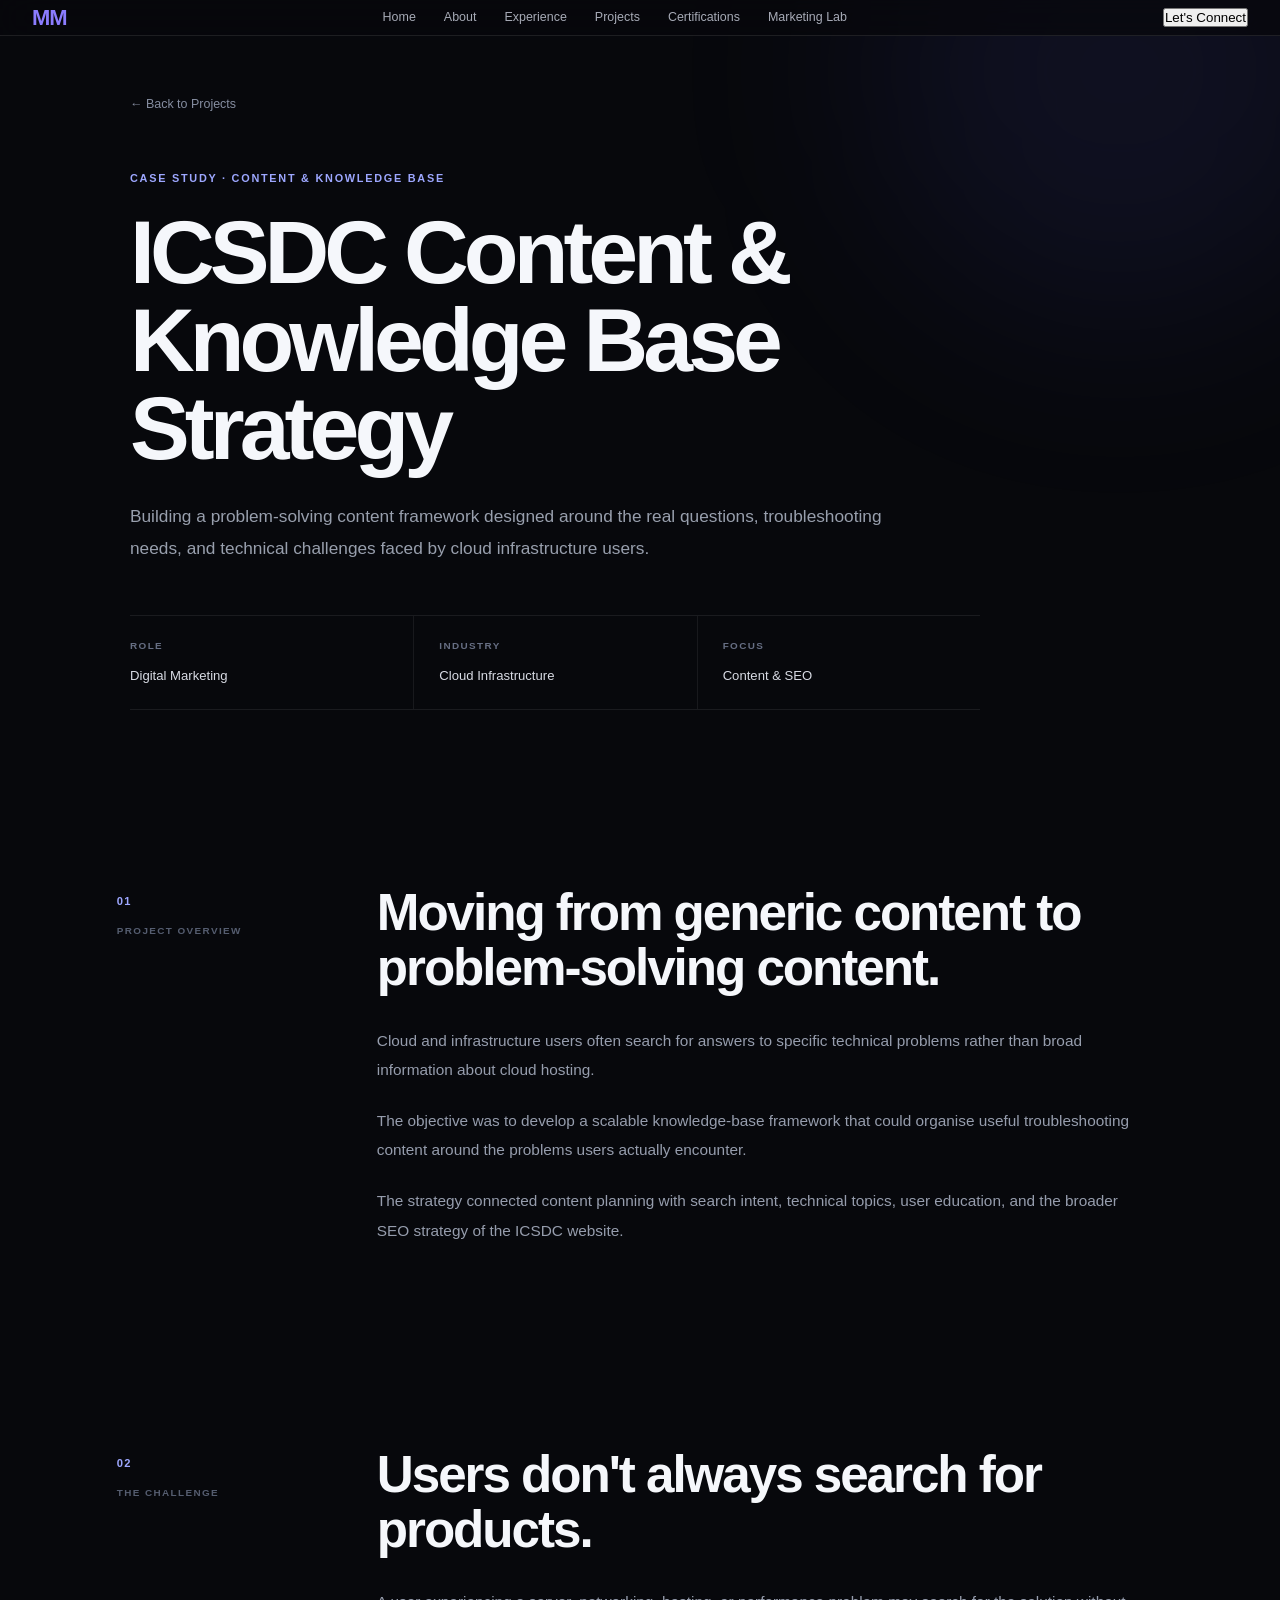
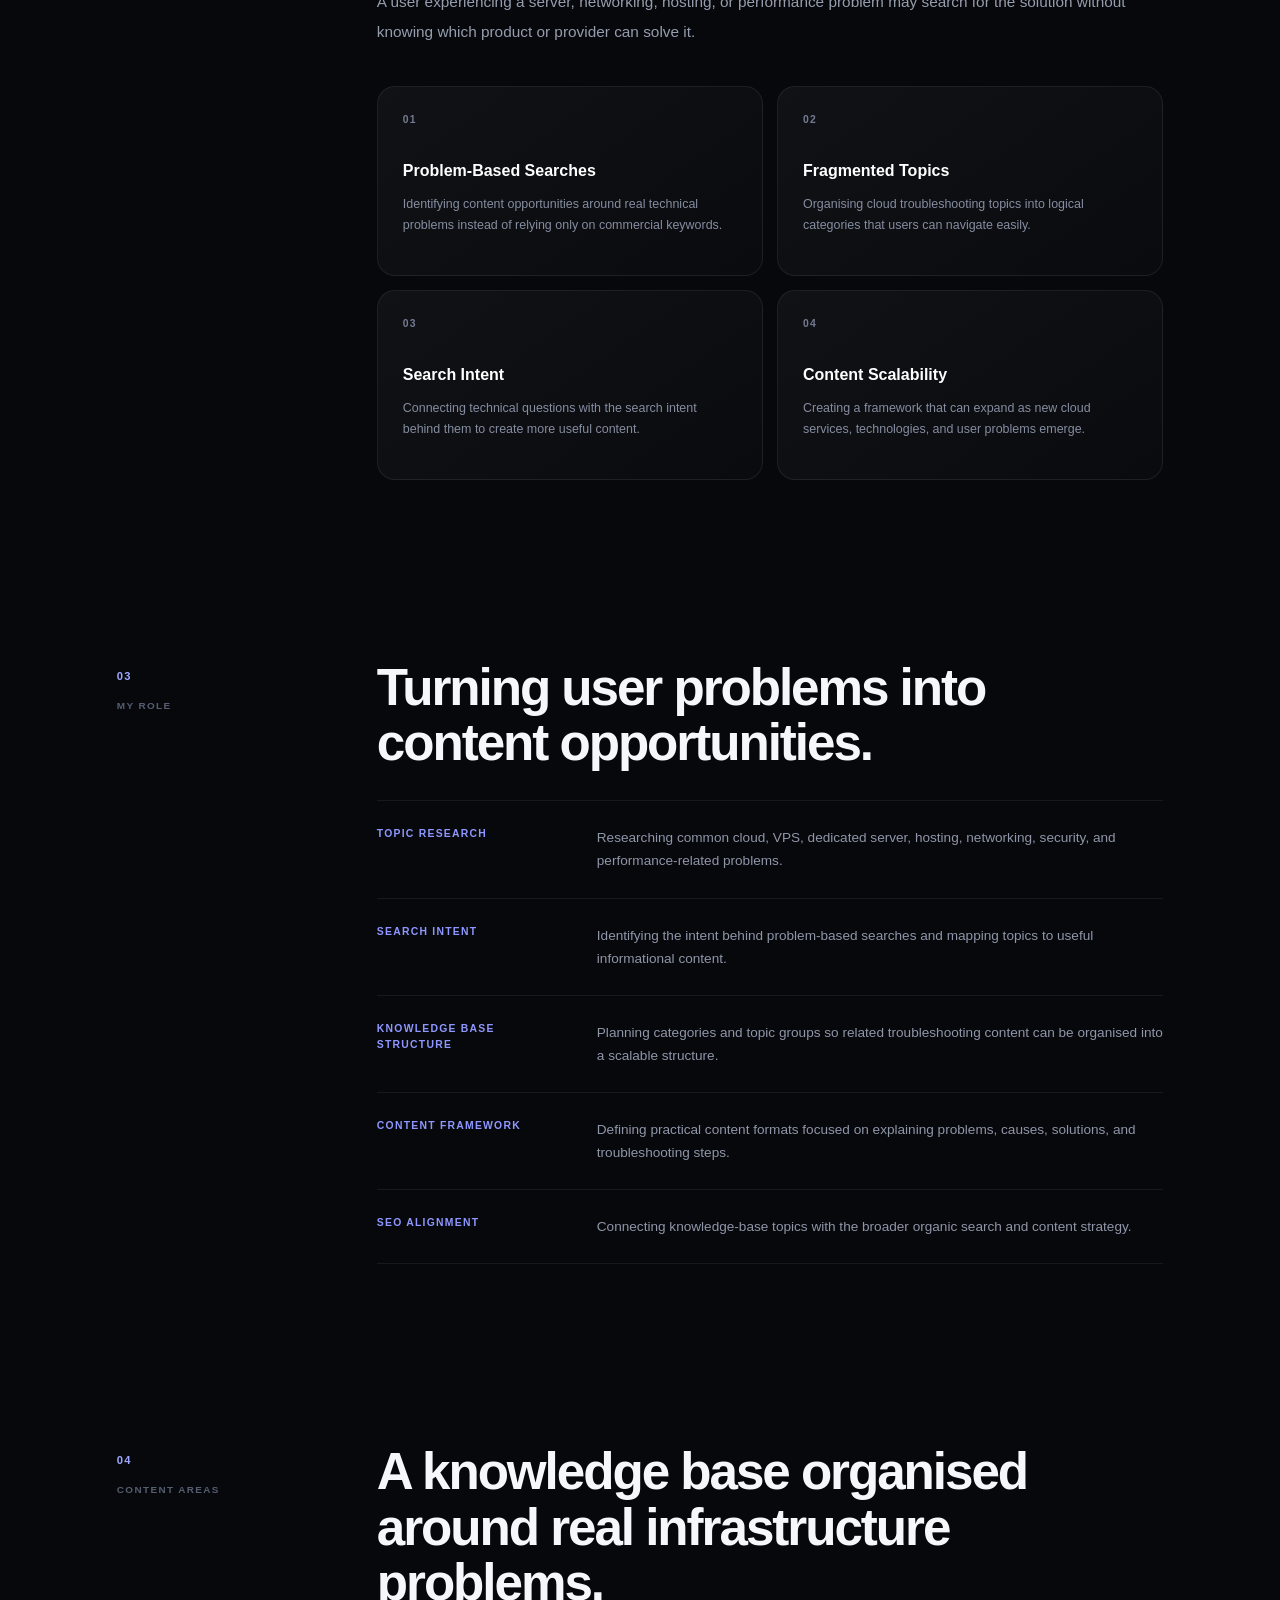
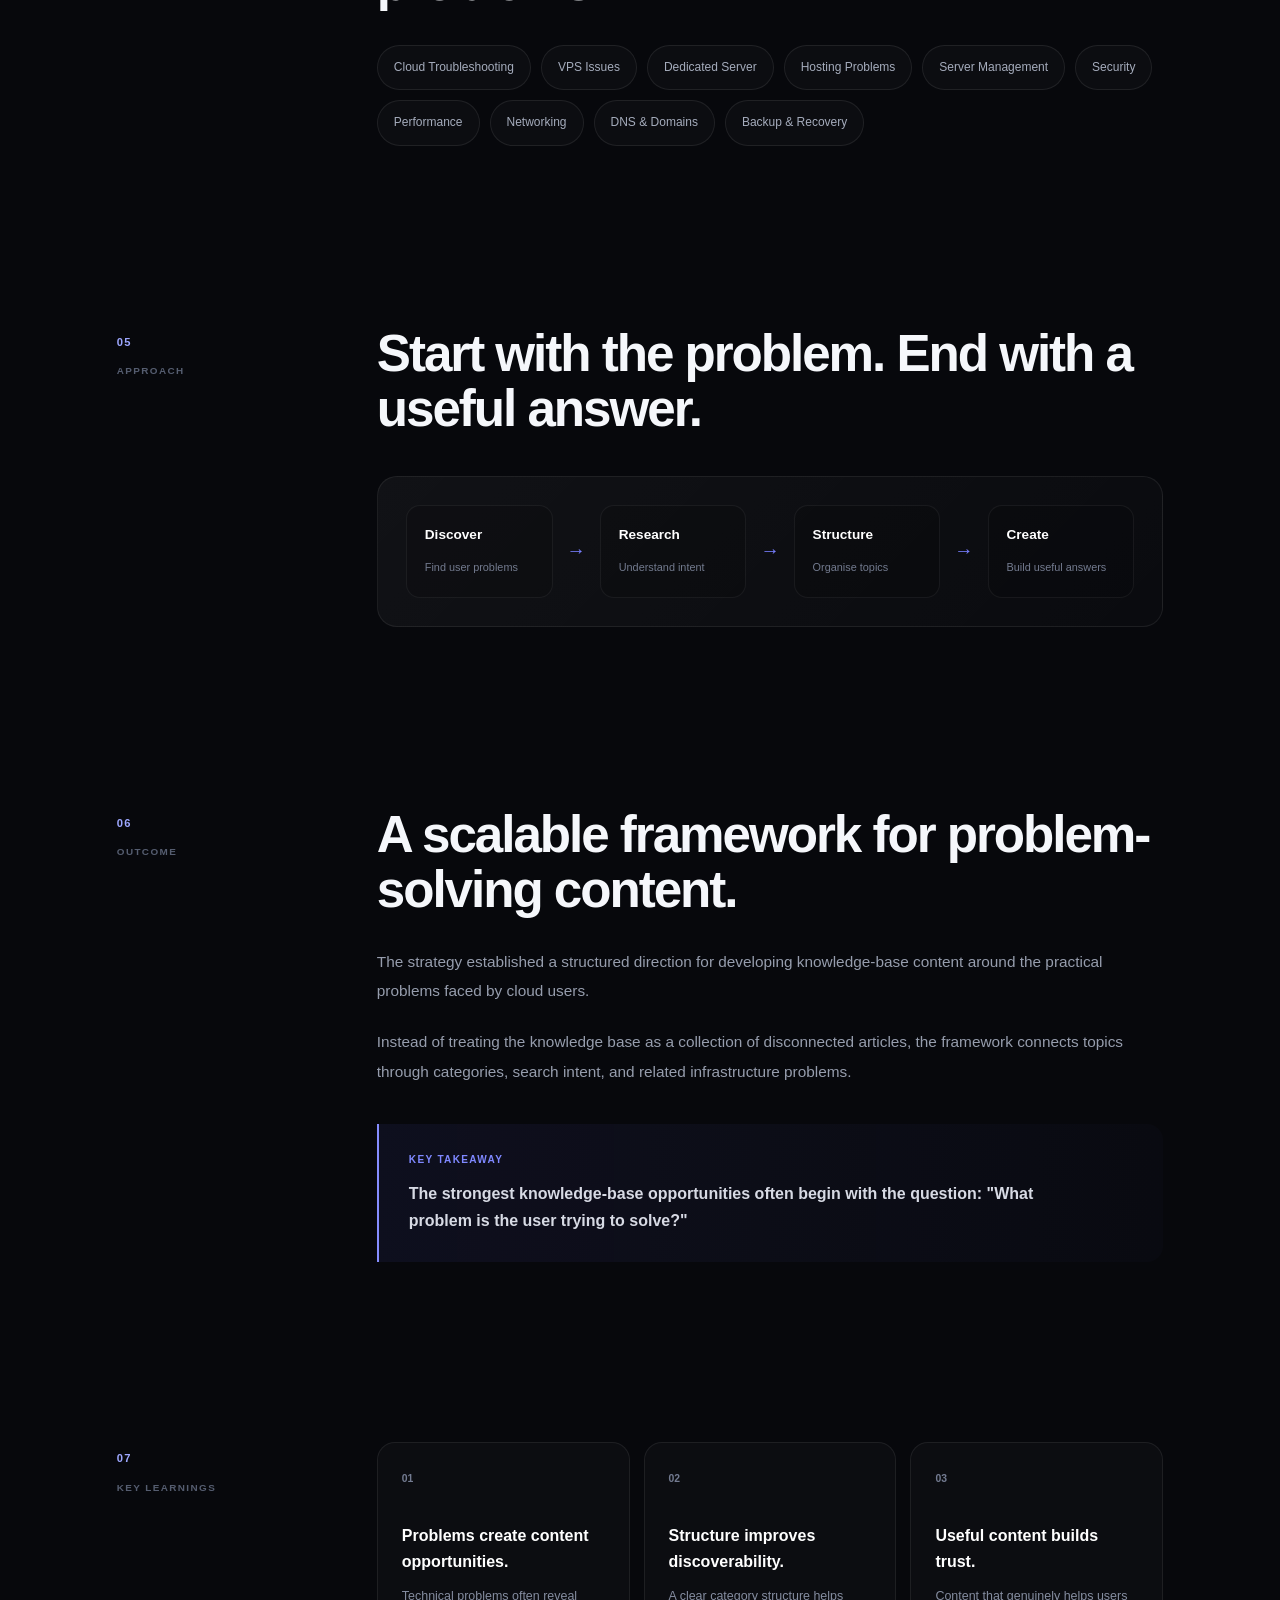
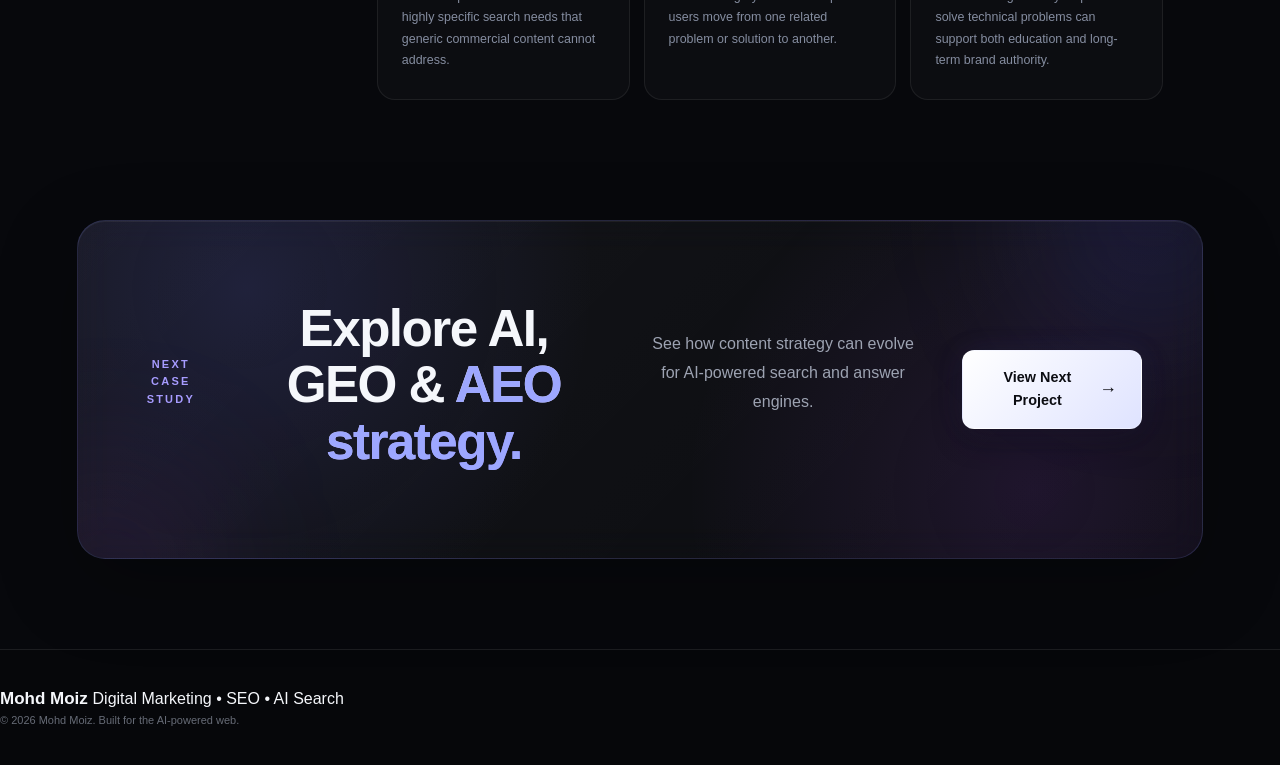
<file: projects/knowledge-base.html>
<!DOCTYPE html>
<html lang="en">

<head>

    <meta charset="UTF-8">
    <meta name="viewport" content="width=device-width, initial-scale=1.0">

    <title>ICSDC Content & Knowledge Base Strategy | Mohd Moiz</title>

    <meta
        name="description"
        content="Case study covering content strategy, knowledge-base planning, cloud troubleshooting content, search intent, and SEO for ICSDC."
    >

    <link rel="stylesheet" href="../css/style.css">

</head>


<body class="project-detail-page">


    <!-- =========================
         NAVIGATION
         ========================= -->

    <header class="site-header">

        <nav class="navbar">

            <a href="../index.html" class="logo">
                <span>MM</span>
            </a>


            <div class="nav-links">

                <a href="../index.html">
                    Home
                </a>

                <a href="../about.html">
                    About
                </a>

                <a href="../experience.html">
                    Experience
                </a>

                <a href="../projects.html" class="active">
                    Projects
                </a>

                <a href="../certifications.html">
                    Certifications
                </a>

                <a href="../marketing-lab.html">
                    Marketing Lab
                </a>

            </div>


            <button
                class="nav-cta"
                onclick="openContact()">

                Let's Connect

            </button>

        </nav>

    </header>



    <!-- =========================
         HERO
         ========================= -->

    <main>

        <section class="project-detail-hero">

            <a
                href="../projects.html"
                class="back-link">

                ← Back to Projects

            </a>


            <span class="eyebrow">
                CASE STUDY · CONTENT & KNOWLEDGE BASE
            </span>


            <h1>

                ICSDC Content &
                <span class="gradient-text">
                    Knowledge Base Strategy
                </span>

            </h1>


            <p class="project-detail-intro">

                Building a problem-solving content framework designed
                around the real questions, troubleshooting needs, and
                technical challenges faced by cloud infrastructure users.

            </p>


            <div class="project-meta">

                <div>

                    <span>ROLE</span>

                    <strong>
                        Digital Marketing
                    </strong>

                </div>


                <div>

                    <span>INDUSTRY</span>

                    <strong>
                        Cloud Infrastructure
                    </strong>

                </div>


                <div>

                    <span>FOCUS</span>

                    <strong>
                        Content & SEO
                    </strong>

                </div>

            </div>

        </section>



        <!-- =========================
             OVERVIEW
             ========================= -->

        <section class="content-section project-detail-section">

            <div class="case-study-layout">

                <div class="case-study-label">

                    <span>
                        01
                    </span>

                    <p>
                        PROJECT OVERVIEW
                    </p>

                </div>


                <div class="case-study-content">

                    <h2>

                        Moving from generic content
                        to <span class="gradient-text">
                        problem-solving content.</span>

                    </h2>


                    <p>

                        Cloud and infrastructure users often search for
                        answers to specific technical problems rather than
                        broad information about cloud hosting.

                    </p>


                    <p>

                        The objective was to develop a scalable knowledge-base
                        framework that could organise useful troubleshooting
                        content around the problems users actually encounter.

                    </p>


                    <p>

                        The strategy connected content planning with search
                        intent, technical topics, user education, and the
                        broader SEO strategy of the ICSDC website.

                    </p>

                </div>

            </div>

        </section>



        <!-- =========================
             CHALLENGE
             ========================= -->

        <section class="content-section project-detail-section">

            <div class="case-study-layout">

                <div class="case-study-label">

                    <span>
                        02
                    </span>

                    <p>
                        THE CHALLENGE
                    </p>

                </div>


                <div class="case-study-content">

                    <h2>

                        Users don't always search
                        for <span class="gradient-text">
                        products.</span>

                    </h2>


                    <p>

                        A user experiencing a server, networking, hosting,
                        or performance problem may search for the solution
                        without knowing which product or provider can solve it.

                    </p>


                    <div class="challenge-grid">


                        <div class="challenge-card">

                            <span>
                                01
                            </span>

                            <h3>
                                Problem-Based Searches
                            </h3>

                            <p>
                                Identifying content opportunities around
                                real technical problems instead of relying
                                only on commercial keywords.
                            </p>

                        </div>


                        <div class="challenge-card">

                            <span>
                                02
                            </span>

                            <h3>
                                Fragmented Topics
                            </h3>

                            <p>
                                Organising cloud troubleshooting topics
                                into logical categories that users can
                                navigate easily.
                            </p>

                        </div>


                        <div class="challenge-card">

                            <span>
                                03
                            </span>

                            <h3>
                                Search Intent
                            </h3>

                            <p>
                                Connecting technical questions with the
                                search intent behind them to create more
                                useful content.
                            </p>

                        </div>


                        <div class="challenge-card">

                            <span>
                                04
                            </span>

                            <h3>
                                Content Scalability
                            </h3>

                            <p>
                                Creating a framework that can expand as
                                new cloud services, technologies, and
                                user problems emerge.
                            </p>

                        </div>


                    </div>

                </div>

            </div>

        </section>



        <!-- =========================
             MY ROLE
             ========================= -->

        <section class="content-section project-detail-section">

            <div class="case-study-layout">

                <div class="case-study-label">

                    <span>
                        03
                    </span>

                    <p>
                        MY ROLE
                    </p>

                </div>


                <div class="case-study-content">

                    <h2>

                        Turning user problems into
                        <span class="gradient-text">
                        content opportunities.</span>

                    </h2>


                    <div class="work-list">


                        <div>

                            <span>
                                TOPIC RESEARCH
                            </span>

                            <p>
                                Researching common cloud, VPS, dedicated
                                server, hosting, networking, security,
                                and performance-related problems.
                            </p>

                        </div>


                        <div>

                            <span>
                                SEARCH INTENT
                            </span>

                            <p>
                                Identifying the intent behind problem-based
                                searches and mapping topics to useful
                                informational content.
                            </p>

                        </div>


                        <div>

                            <span>
                                KNOWLEDGE BASE STRUCTURE
                            </span>

                            <p>
                                Planning categories and topic groups so
                                related troubleshooting content can be
                                organised into a scalable structure.
                            </p>

                        </div>


                        <div>

                            <span>
                                CONTENT FRAMEWORK
                            </span>

                            <p>
                                Defining practical content formats focused
                                on explaining problems, causes, solutions,
                                and troubleshooting steps.
                            </p>

                        </div>


                        <div>

                            <span>
                                SEO ALIGNMENT
                            </span>

                            <p>
                                Connecting knowledge-base topics with the
                                broader organic search and content strategy.
                            </p>

                        </div>


                    </div>

                </div>

            </div>

        </section>



        <!-- =========================
             CONTENT CATEGORIES
             ========================= -->

        <section class="content-section project-detail-section">

            <div class="case-study-layout">

                <div class="case-study-label">

                    <span>
                        04
                    </span>

                    <p>
                        CONTENT AREAS
                    </p>

                </div>


                <div class="case-study-content">

                    <h2>

                        A knowledge base organised
                        around <span class="gradient-text">
                        real infrastructure problems.</span>

                    </h2>


                    <div class="case-tools">


                        <span>
                            Cloud Troubleshooting
                        </span>


                        <span>
                            VPS Issues
                        </span>


                        <span>
                            Dedicated Server
                        </span>


                        <span>
                            Hosting Problems
                        </span>


                        <span>
                            Server Management
                        </span>


                        <span>
                            Security
                        </span>


                        <span>
                            Performance
                        </span>


                        <span>
                            Networking
                        </span>


                        <span>
                            DNS & Domains
                        </span>


                        <span>
                            Backup & Recovery
                        </span>


                    </div>

                </div>

            </div>

        </section>



        <!-- =========================
             APPROACH
             ========================= -->

        <section class="content-section project-detail-section">

            <div class="case-study-layout">

                <div class="case-study-label">

                    <span>
                        05
                    </span>

                    <p>
                        APPROACH
                    </p>

                </div>


                <div class="case-study-content">

                    <h2>

                        Start with the problem.
                        End with a <span class="gradient-text">
                        useful answer.</span>

                    </h2>


                    <div class="process-flow">


                        <div>

                            <strong>
                                Discover
                            </strong>

                            <span>
                                Find user problems
                            </span>

                        </div>


                        <div class="process-arrow">
                            →
                        </div>


                        <div>

                            <strong>
                                Research
                            </strong>

                            <span>
                                Understand intent
                            </span>

                        </div>


                        <div class="process-arrow">
                            →
                        </div>


                        <div>

                            <strong>
                                Structure
                            </strong>

                            <span>
                                Organise topics
                            </span>

                        </div>


                        <div class="process-arrow">
                            →
                        </div>


                        <div>

                            <strong>
                                Create
                            </strong>

                            <span>
                                Build useful answers
                            </span>

                        </div>


                    </div>

                </div>

            </div>

        </section>



        <!-- =========================
             OUTCOME
             ========================= -->

        <section class="content-section project-detail-section">

            <div class="case-study-layout">

                <div class="case-study-label">

                    <span>
                        06
                    </span>

                    <p>
                        OUTCOME
                    </p>

                </div>


                <div class="case-study-content">

                    <h2>

                        A scalable framework for
                        <span class="gradient-text">
                        problem-solving content.</span>

                    </h2>


                    <p>

                        The strategy established a structured direction
                        for developing knowledge-base content around the
                        practical problems faced by cloud users.

                    </p>


                    <p>

                        Instead of treating the knowledge base as a
                        collection of disconnected articles, the framework
                        connects topics through categories, search intent,
                        and related infrastructure problems.

                    </p>


                    <div class="outcome-note">

                        <span>
                            KEY TAKEAWAY
                        </span>

                        <strong>

                            The strongest knowledge-base opportunities
                            often begin with the question: "What problem
                            is the user trying to solve?"

                        </strong>

                    </div>

                </div>

            </div>

        </section>



        <!-- =========================
             KEY LEARNINGS
             ========================= -->

        <section class="content-section project-detail-section">

            <div class="case-study-layout">

                <div class="case-study-label">

                    <span>
                        07
                    </span>

                    <p>
                        KEY LEARNINGS
                    </p>

                </div>


                <div class="case-study-content">

                    <div class="learning-grid">


                        <div>

                            <span>
                                01
                            </span>

                            <h3>
                                Problems create content opportunities.
                            </h3>

                            <p>
                                Technical problems often reveal highly
                                specific search needs that generic
                                commercial content cannot address.
                            </p>

                        </div>


                        <div>

                            <span>
                                02
                            </span>

                            <h3>
                                Structure improves discoverability.
                            </h3>

                            <p>
                                A clear category structure helps users
                                move from one related problem or solution
                                to another.
                            </p>

                        </div>


                        <div>

                            <span>
                                03
                            </span>

                            <h3>
                                Useful content builds trust.
                            </h3>

                            <p>
                                Content that genuinely helps users solve
                                technical problems can support both
                                education and long-term brand authority.
                            </p>

                        </div>


                    </div>

                </div>

            </div>

        </section>



        <!-- =========================
             CTA
             ========================= -->

        <section class="contact-cta">

            <span class="eyebrow">
                NEXT CASE STUDY
            </span>


            <h2>

                Explore AI, GEO &
                <span class="gradient-text">
                    AEO strategy.
                </span>

            </h2>


            <p>

                See how content strategy can evolve for
                AI-powered search and answer engines.

            </p>


            <a
                href="ai-geo-aeo.html"
                class="btn-primary">

                View Next Project

            </a>

        </section>

    </main>



    <!-- =========================
         CONTACT MODAL
         ========================= -->

    <div
        class="contact-modal"
        id="contactModal">

        <div
            class="contact-overlay"
            onclick="closeContact()">
        </div>


        <div class="contact-box">

            <button
                class="close-btn"
                onclick="closeContact()">

                ×

            </button>


            <span class="eyebrow">
                GET IN TOUCH
            </span>


            <h2>
                Let's start a conversation.
            </h2>


            <p>
                Whether you want to discuss digital marketing,
                SEO, content strategy, or a technology marketing
                project, feel free to reach out.
            </p>


            <div class="contact-details">

                <a href="mailto:Moizshahid9870@gmail.com">

                    <span>
                        Email
                    </span>

                    Moizshahid9870@gmail.com

                </a>


                <a href="tel:8954296991">

                    <span>
                        Phone
                    </span>

                    +91 89542 96991

                </a>


                <a
                    href="https://www.linkedin.com/in/mohd-moiz/"
                    target="_blank"
                    rel="noopener noreferrer">

                    <span>
                        LinkedIn
                    </span>

                    Connect with me on LinkedIn

                </a>

            </div>

        </div>

    </div>



    <!-- =========================
         FOOTER
         ========================= -->

    <footer class="site-footer">

        <div>

            <strong>
                Mohd Moiz
            </strong>

            <span>
                Digital Marketing • SEO • AI Search
            </span>

        </div>


        <p>
            © 2026 Mohd Moiz. Built for the AI-powered web.
        </p>

    </footer>


    <script src="../js/script.js"></script>

</body>

</html>
</file>
<file: css/style.css>
/* =========================================================
   MOHD MOIZ PORTFOLIO
   Premium AI-Inspired Design
========================================================= */


/* =========================================================
   RESET
========================================================= */

* {
    margin: 0;
    padding: 0;
    box-sizing: border-box;
}

:root {

    --bg: #07080c;
    --bg-soft: #0b0d12;
    --card: rgba(255, 255, 255, 0.045);

    --border: rgba(255, 255, 255, 0.09);

    --text: #f5f7fb;
    --muted: #9298a7;

    --accent: #8b7cff;
    --accent-light: #a79cff;

    --max-width: 1180px;

}

html {
    scroll-behavior: smooth;
}

body {

    font-family:
        Inter,
        -apple-system,
        BlinkMacSystemFont,
        "Segoe UI",
        sans-serif;

    background: var(--bg);

    color: var(--text);

    line-height: 1.6;

    overflow-x: hidden;

}

a {
    color: inherit;
    text-decoration: none;
}

button {
    font-family: inherit;
}


/* =========================================================
   NAVIGATION
========================================================= */

.navbar {

    position: fixed;

    top: 0;
    left: 0;

    width: 100%;

    z-index: 1000;

    background: rgba(7, 8, 12, 0.72);

    backdrop-filter: blur(18px);

    border-bottom: 1px solid var(--border);

}

.nav-container {

    width: 90%;

    max-width: var(--max-width);

    height: 76px;

    margin: auto;

    display: flex;

    align-items: center;

    justify-content: space-between;

}

.logo {

    font-size: 22px;

    font-weight: 800;

    letter-spacing: -1px;

}

.logo span,
footer strong span {

    color: var(--accent);

}

nav {

    display: flex;

    align-items: center;

    gap: 28px;

}

nav a {

    color: #a7abb7;

    font-size: 13px;

    transition: 0.25s ease;

}

nav a:hover {

    color: white;

}

.contact-btn {

    border: 1px solid var(--border);

    background: rgba(255,255,255,0.05);

    color: white;

    padding: 10px 17px;

    border-radius: 8px;

    cursor: pointer;

    transition: 0.25s ease;

}

.contact-btn:hover {

    background: white;

    color: black;

}


/* =========================================================
   HERO
========================================================= */

.hero {

    min-height: 100vh;

    position: relative;

    display: flex;

    align-items: center;

    padding-top: 76px;

    overflow: hidden;

}


/* Background grid */

.grid-background {

    position: absolute;

    inset: 0;

    background-image:

        linear-gradient(
            rgba(255,255,255,0.035) 1px,
            transparent 1px
        ),

        linear-gradient(
            90deg,
            rgba(255,255,255,0.035) 1px,
            transparent 1px
        );

    background-size: 70px 70px;

    mask-image:
        linear-gradient(
            to bottom,
            black,
            transparent 85%
        );

}


/* Glowing backgrounds */

.glow {

    position: absolute;

    border-radius: 50%;

    filter: blur(100px);

    pointer-events: none;

}

.glow-one {

    width: 450px;
    height: 450px;

    background: rgba(91, 72, 255, 0.18);

    top: 5%;
    right: 5%;

}

.glow-two {

    width: 350px;
    height: 350px;

    background: rgba(0, 166, 255, 0.08);

    bottom: 5%;
    left: 5%;

}

.hero-container {

    width: 90%;

    max-width: var(--max-width);

    margin: auto;

    display: grid;

    grid-template-columns: 1.1fr 0.9fr;

    align-items: center;

    gap: 70px;

    position: relative;

    z-index: 2;

}


/* Hero content */

.status {

    display: inline-flex;

    align-items: center;

    gap: 9px;

    padding: 7px 12px;

    border: 1px solid var(--border);

    border-radius: 100px;

    background: rgba(255,255,255,0.035);

    color: #b5bac6;

    font-size: 12px;

    margin-bottom: 25px;

}

.status-dot {

    width: 7px;
    height: 7px;

    border-radius: 50%;

    background: #7dff9e;

    box-shadow: 0 0 12px rgba(125,255,158,0.8);

}

.eyebrow {

    color: var(--accent-light);

    font-size: 11px;

    font-weight: 700;

    letter-spacing: 2.2px;

    margin-bottom: 15px;

}

.hero h1 {

    font-size: clamp(52px, 6.5vw, 88px);

    line-height: 0.98;

    letter-spacing: -5px;

    max-width: 800px;

    margin-bottom: 28px;

}

.hero h1 span,
.section-heading h2 span,
.section-top h2 span,
.lab-content h2 span,
.contact-cta h2 span {

    background: linear-gradient(
        100deg,
        #ffffff,
        #8d80ff
    );

    -webkit-background-clip: text;

    background-clip: text;

    color: transparent;

}

.hero-description {

    color: var(--muted);

    font-size: 17px;

    max-width: 650px;

    line-height: 1.8;

    margin-bottom: 32px;

}

.hero-actions {

    display: flex;

    gap: 12px;

    flex-wrap: wrap;

}

.btn {

    display: inline-flex;

    align-items: center;

    justify-content: center;

    gap: 10px;

    padding: 13px 20px;

    border-radius: 9px;

    font-size: 13px;

    font-weight: 650;

    cursor: pointer;

    transition: 0.3s ease;

}

.btn-primary {

    background: white;

    color: #08090c;

}

.btn-primary:hover {

    transform: translateY(-3px);

    box-shadow:
        0 15px 40px rgba(255,255,255,0.12);

}

.btn-outline {

    background: rgba(255,255,255,0.03);

    border: 1px solid var(--border);

    color: white;

}

.btn-outline:hover {

    border-color: rgba(255,255,255,0.3);

    transform: translateY(-3px);

}

.hero-social {

    display: flex;

    align-items: center;

    gap: 12px;

    margin-top: 28px;

    color: #777d8a;

    font-size: 12px;

}

.hero-social a {

    color: #c0c4ce;

}

.hero-social a:hover {

    color: white;

}


/* =========================================================
   HERO VISUAL
========================================================= */

.hero-visual {

    height: 540px;

    position: relative;

    display: flex;

    align-items: center;

    justify-content: center;

}


/* Circular orbits */

.visual-orbit {

    position: absolute;

    border: 1px solid rgba(139,124,255,0.16);

    border-radius: 50%;

}

.orbit-one {

    width: 470px;
    height: 470px;

    animation: rotate 25s linear infinite;

}

.orbit-two {

    width: 350px;
    height: 350px;

    border-style: dashed;

    animation: rotateReverse 18s linear infinite;

}

@keyframes rotate {

    from {
        transform: rotate(0deg);
    }

    to {
        transform: rotate(360deg);
    }

}

@keyframes rotateReverse {

    from {
        transform: rotate(360deg);
    }

    to {
        transform: rotate(0deg);
    }

}


/* Profile placeholder */

.profile-placeholder {

    width: 270px;
    height: 340px;

    border-radius: 22px;

    background:
        linear-gradient(
            145deg,
            rgba(255,255,255,0.09),
            rgba(255,255,255,0.025)
        );

    border: 1px solid rgba(255,255,255,0.12);

    display: flex;

    align-items: center;

    justify-content: center;

    position: relative;

    z-index: 3;

    box-shadow:
        0 30px 100px rgba(0,0,0,0.5);

    overflow: hidden;

}

.profile-placeholder::before {

    content: "";

    position: absolute;

    width: 200px;
    height: 200px;

    background: rgba(126,108,255,0.2);

    filter: blur(70px);

}

.profile-inner {

    text-align: center;

    position: relative;

    z-index: 2;

}

.profile-initials {

    width: 105px;
    height: 105px;

    margin: auto auto 20px;

    border-radius: 50%;

    display: flex;

    align-items: center;

    justify-content: center;

    background:
        linear-gradient(
            135deg,
            #272338,
            #11121a
        );

    border: 1px solid rgba(255,255,255,0.13);

    font-size: 28px;

    font-weight: 800;

    color: #b3aaff;

}

.profile-inner p {

    font-weight: 750;

    letter-spacing: 2px;

    font-size: 13px;

}

.profile-inner span {

    color: #777c88;

    font-size: 9px;

    letter-spacing: 2px;

}


/* Floating cards */

.floating-card {

    position: absolute;

    padding: 13px 16px;

    background: rgba(15,17,23,0.78);

    backdrop-filter: blur(14px);

    border: 1px solid var(--border);

    border-radius: 10px;

    box-shadow:
        0 20px 50px rgba(0,0,0,0.3);

    z-index: 5;

}

.floating-card small {

    display: block;

    color: #6f7481;

    font-size: 8px;

    letter-spacing: 1.5px;

    margin-bottom: 3px;

}

.floating-card strong {

    font-size: 13px;

}

.card-seo {

    top: 70px;

    left: 20px;

    animation: float 5s ease-in-out infinite;

}

.card-ai {

    top: 210px;

    right: 0;

    animation: float 6s ease-in-out infinite 1s;

}

.card-b2b {

    bottom: 80px;

    left: 40px;

    animation: float 5.5s ease-in-out infinite 0.5s;

}

@keyframes float {

    0%, 100% {
        transform: translateY(0);
    }

    50% {
        transform: translateY(-12px);
    }

}


/* =========================================================
   COMMON SECTION
========================================================= */

.section {

    padding: 120px 0;

}

.container {

    width: 90%;

    max-width: var(--max-width);

    margin: auto;

}

.section-heading {

    max-width: 750px;

    margin-bottom: 55px;

}

.section-heading h2,
.section-top h2,
.lab-content h2,
.contact-cta h2 {

    font-size: clamp(35px, 4.5vw, 58px);

    line-height: 1.05;

    letter-spacing: -2.8px;

}


/* =========================================================
   EXPERTISE
========================================================= */

.expertise {

    background: #090b10;

}

.expertise-grid {

    display: grid;

    grid-template-columns:
        repeat(3, 1fr);

    gap: 18px;

}

.expertise-card {

    padding: 32px;

    border: 1px solid var(--border);

    background: var(--card);

    border-radius: 16px;

    transition: 0.35s ease;

}

.expertise-card:hover {

    transform: translateY(-7px);

    border-color:
        rgba(139,124,255,0.4);

    background:
        rgba(139,124,255,0.045);

}

.card-number {

    color: #6e7280;

    font-size: 11px;

    display: block;

    margin-bottom: 45px;

}

.expertise-card h3 {

    font-size: 21px;

    margin-bottom: 12px;

}

.expertise-card p {

    color: var(--muted);

    font-size: 14px;

    line-height: 1.75;

}

.tag-list {

    display: flex;

    gap: 7px;

    flex-wrap: wrap;

    margin-top: 25px;

}

.tag-list span {

    border: 1px solid var(--border);

    padding: 5px 8px;

    border-radius: 5px;

    color: #858b98;

    font-size: 9px;

}


/* =========================================================
   PROJECTS
========================================================= */

.section-top {

    display: flex;

    align-items: flex-end;

    justify-content: space-between;

    gap: 30px;

    margin-bottom: 55px;

}

.view-all {

    color: #a49aff;

    font-size: 12px;

    white-space: nowrap;

}

.project-list {

    border-top: 1px solid var(--border);

}

.project-item {

    display: grid;

    grid-template-columns: 80px 1fr 50px;

    align-items: center;

    gap: 30px;

    padding: 35px 15px;

    border-bottom: 1px solid var(--border);

    transition: 0.3s ease;

}

.project-item:hover {

    background: rgba(255,255,255,0.025);

    padding-left: 25px;

}

.project-index {

    color: #626875;

    font-size: 12px;

}

.project-info p {

    color: #8278f5;

    font-size: 9px;

    letter-spacing: 1.5px;

    margin-bottom: 9px;

}

.project-info h3 {

    font-size: 23px;

    margin-bottom: 8px;

}

.project-info span {

    color: #777d8a;

    font-size: 13px;

}

.project-arrow {

    width: 38px;
    height: 38px;

    border: 1px solid var(--border);

    border-radius: 50%;

    display: flex;

    align-items: center;

    justify-content: center;

    transition: 0.3s ease;

}

.project-item:hover .project-arrow {

    background: white;

    color: black;

    transform: rotate(45deg);

}


/* =========================================================
   EXPERIENCE
========================================================= */

.experience-preview {

    background: #090b10;

}

.experience-card {

    display: grid;

    grid-template-columns: 180px 1fr;

    gap: 50px;

    padding: 38px 0;

    border-top: 1px solid var(--border);

}

.experience-date {

    color: #777c88;

    font-size: 12px;

}

.experience-company {

    color: #9b91ff;

    font-size: 11px;

    letter-spacing: 1px;

    margin-bottom: 5px;

}

.experience-card h3 {

    font-size: 25px;

    margin-bottom: 12px;

}

.experience-description {

    color: var(--muted);

    font-size: 14px;

    max-width: 700px;

}

.center-button {

    text-align: center;

    margin-top: 30px;

}


/* =========================================================
   CERTIFICATIONS
========================================================= */

.certification-grid {

    display: grid;

    grid-template-columns:
        repeat(3, 1fr);

    gap: 15px;

}

.certification-card {

    padding: 28px;

    min-height: 190px;

    border: 1px solid var(--border);

    border-radius: 14px;

    background: var(--card);

    transition: 0.3s ease;

}

.certification-card:hover {

    transform: translateY(-5px);

    border-color:
        rgba(139,124,255,0.35);

}

.certification-card span {

    color: #7d75d8;

    font-size: 9px;

    letter-spacing: 1.5px;

}

.certification-card h3 {

    font-size: 20px;

    margin: 35px 0 7px;

}

.certification-card p {

    color: #777d88;

    font-size: 12px;

}


/* =========================================================
   MARKETING LAB
========================================================= */

.lab-preview {

    background: #090b10;

}

.lab-content {

    display: grid;

    grid-template-columns: 1fr 1fr;

    gap: 80px;

    align-items: center;

}

.lab-content > div:first-child > p:not(.eyebrow) {

    color: var(--muted);

    max-width: 520px;

    margin: 25px 0 30px;

    font-size: 15px;

}

.lab-grid {

    display: grid;

    grid-template-columns:
        repeat(2, 1fr);

    gap: 10px;

}

.lab-grid span {

    padding: 17px;

    border: 1px solid var(--border);

    border-radius: 9px;

    color: #a2a6b2;

    background: rgba(255,255,255,0.025);

    font-size: 12px;

}


/* =========================================================
   CONTACT CTA
========================================================= */

.contact-cta {

    text-align: center;

    padding: 150px 0;

    position: relative;

    overflow: hidden;

    background:

        radial-gradient(
            circle at center,
            rgba(99,79,255,0.14),
            transparent 45%
        );

}

.contact-cta h2 {

    max-width: 750px;

    margin: 0 auto 35px;

}


/* =========================================================
   CONTACT MODAL
========================================================= */

.contact-modal {

    position: fixed;

    inset: 0;

    z-index: 5000;

    display: none;

    align-items: center;

    justify-content: center;

}

.contact-modal.active {

    display: flex;

}

.modal-overlay {

    position: absolute;

    inset: 0;

    background: rgba(0,0,0,0.75);

    backdrop-filter: blur(8px);

}

.modal-content {

    position: relative;

    z-index: 2;

    width: 90%;

    max-width: 520px;

    padding: 45px;

    border: 1px solid var(--border);

    border-radius: 20px;

    background: #101219;

    box-shadow:
        0 40px 100px rgba(0,0,0,0.6);

    animation: modalIn 0.3s ease;

}

@keyframes modalIn {

    from {

        opacity: 0;

        transform: translateY(20px) scale(0.98);

    }

    to {

        opacity: 1;

        transform: translateY(0) scale(1);

    }

}

.modal-close {

    position: absolute;

    top: 18px;
    right: 20px;

    width: 32px;
    height: 32px;

    border: 1px solid var(--border);

    border-radius: 50%;

    background: transparent;

    color: white;

    font-size: 20px;

    cursor: pointer;

}

.modal-content h2 {

    font-size: 42px;

    letter-spacing: -2px;

    margin-bottom: 15px;

}

.modal-content > p:not(.eyebrow) {

    color: var(--muted);

    font-size: 14px;

    margin-bottom: 28px;

}

.contact-links {

    display: flex;

    flex-direction: column;

    gap: 9px;

}

.contact-links a {

    padding: 16px;

    border: 1px solid var(--border);

    border-radius: 9px;

    background: rgba(255,255,255,0.025);

    transition: 0.25s ease;

}

.contact-links a:hover {

    border-color:
        rgba(139,124,255,0.45);

}

.contact-links span {

    display: block;

    color: #6f7480;

    font-size: 9px;

    letter-spacing: 1px;

    margin-bottom: 3px;

}

.contact-links strong {

    font-size: 13px;

}


/* =========================================================
   FOOTER
========================================================= */

footer {

    border-top: 1px solid var(--border);

    padding: 35px 0;

    background: #06070a;

}

.footer-container {

    width: 90%;

    max-width: var(--max-width);

    margin: auto;

    display: flex;

    justify-content: space-between;

    align-items: center;

    gap: 20px;

}

footer strong {

    font-size: 17px;

}

footer p {

    color: #666b76;

    font-size: 11px;

}


/* =========================================================
   RESPONSIVE
========================================================= */

@media (max-width: 950px) {

    nav {

        display: none;

    }

    .hero-container {

        grid-template-columns: 1fr;

        gap: 30px;

        padding: 80px 0;

    }

    .hero-content {

        text-align: center;

    }

    .hero-description {

        margin-left: auto;
        margin-right: auto;

    }

    .hero-actions,
    .hero-social {

        justify-content: center;

    }

    .hero-visual {

        height: 480px;

    }

    .expertise-grid,
    .certification-grid {

        grid-template-columns: 1fr 1fr;

    }

    .lab-content {

        grid-template-columns: 1fr;

    }

}


@media (max-width: 650px) {

    .section {

        padding: 85px 0;

    }

    .hero h1 {

        font-size: 52px;

        letter-spacing: -3px;

    }

    .hero-visual {

        height: 400px;

    }

    .orbit-one {

        width: 330px;
        height: 330px;

    }

    .orbit-two {

        width: 250px;
        height: 250px;

    }

    .profile-placeholder {

        width: 210px;
        height: 270px;

    }

    .floating-card {

    }

    .card-seo {

        left: 0;

    }

    .card-ai {

        right: -5px;

    }

    .expertise-grid,
    .certification-grid {

        grid-template-columns: 1fr;

    }

    .section-top {

        align-items: flex-start;

        flex-direction: column;

    }

    .project-item {

        grid-template-columns: 40px 1fr 35px;

        gap: 10px;

    }

    .project-info h3 {

        font-size: 18px;

    }

    .project-info span {

        font-size: 11px;

    }

    .experience-card {

        grid-template-columns: 1fr;

        gap: 12px;

    }

    .lab-grid {

        grid-template-columns: 1fr;

    }

    .modal-content {

        padding: 35px 25px;

    }

    .modal-content h2 {

        font-size: 35px;

    }

    .footer-container {

        flex-direction: column;

        text-align: center;

    }

}
/* =========================================================
   SCROLL REVEAL
========================================================= */

.reveal {

    opacity: 0;

    transform: translateY(25px);

    transition:
        opacity 0.7s ease,
        transform 0.7s ease;

}

.reveal.visible {

    opacity: 1;

    transform: translateY(0);

}
/* =========================
   INNER PAGE STYLES
========================= */

.page-hero {
    min-height: 55vh;
    display: flex;
    flex-direction: column;
    align-items: center;
    justify-content: center;
    text-align: center;
    padding: 150px 8% 90px;
    position: relative;
    overflow: hidden;
}

.page-hero::before {
    content: "";
    position: absolute;
    width: 500px;
    height: 500px;
    background: radial-gradient(circle, rgba(99, 102, 241, 0.18), transparent 70%);
    top: 0;
    right: 5%;
    filter: blur(20px);
}

.page-hero-content {
    width: 100%;
    max-width: 850px;
    position: relative;
    z-index: 2;
    text-align: center;
}

.page-hero h1 {
    font-size: clamp(3rem, 6vw, 6rem);
    line-height: 1;
    letter-spacing: -0.05em;
    margin: 20px 0;
}

.page-hero h1 span {
    background: linear-gradient(90deg, #ffffff, #9da7ff);
    -webkit-background-clip: text;
    -webkit-text-fill-color: transparent;
}

.page-hero p {
    max-width: 700px;
    margin-left: auto;
    margin-right: auto;
    color: #a7adbd;
    font-size: 1.15rem;
    line-height: 1.8;
    text-align: center;
}


/* CONTENT */

.content-section {
    max-width: 1200px;
    margin: 0 auto;
    padding: 100px 6%;
}

.section-heading {
    display: block;
    width: 100%;
    max-width: 750px;
    margin-bottom: 60px;
}

.section-heading .eyebrow {
    display: block;
    width: 100%;
    margin-bottom: 18px;
}

.section-heading h2 {
    display: block;
    width: 100%;
    max-width: 750px;
    margin: 0;
}

.section-heading > p:not(.eyebrow) {
    display: block;
    width: 100%;
    max-width: 650px;
    margin: 22px 0 0;
    color: var(--muted);
    line-height: 1.8;
}

.section-number {
    font-size: 0.8rem;
    color: #8b92ff;
    letter-spacing: 0.15em;
    padding-top: 8px;
}

.section-heading h2 {
    max-width: 700px;
    font-size: clamp(2rem, 4vw, 3.5rem);
    line-height: 1.1;
    margin-top: 15px;
}


/* ABOUT GRID */

.about-grid {
    display: grid;
    grid-template-columns: 1.3fr 0.7fr;
    gap: 80px;
    align-items: start;
}

.about-text p {
    color: #a7adbd;
    font-size: 1.08rem;
    line-height: 1.9;
    margin-bottom: 25px;
}

.about-highlights {
    display: grid;
    gap: 15px;
}

.highlight-card {
    padding: 25px;
    border: 1px solid rgba(255,255,255,0.08);
    background: rgba(255,255,255,0.03);
    border-radius: 16px;
    backdrop-filter: blur(12px);
}

.highlight-card span {
    display: block;
    color: #858da3;
    font-size: 0.75rem;
    text-transform: uppercase;
    letter-spacing: 0.12em;
    margin-bottom: 10px;
}

.highlight-card strong {
    color: #ffffff;
    font-size: 1rem;
}


/* EXPERTISE */

.expertise-grid {
    display: grid;
    grid-template-columns: repeat(3, 1fr);
    gap: 20px;
}

.expertise-card {
    padding: 35px;
    min-height: 250px;
    border: 1px solid rgba(255,255,255,0.08);
    background: rgba(255,255,255,0.025);
    border-radius: 20px;
    transition: transform 0.3s ease, border-color 0.3s ease;
}

.expertise-card:hover {
    transform: translateY(-6px);
    border-color: rgba(139, 146, 255, 0.4);
}

.expertise-card .card-icon {
    width: 45px;
    height: 45px;
    display: flex;
    align-items: center;
    justify-content: center;
    border-radius: 12px;
    background: rgba(99,102,241,0.12);
    color: #9da7ff;
    font-size: 0.75rem;
    margin-bottom: 30px;
}

.expertise-card h3 {
    font-size: 1.25rem;
    margin-bottom: 15px;
}

.expertise-card p {
    color: #9299aa;
    line-height: 1.7;
}


/* CONTACT CTA */

.contact-cta {
    max-width: 1200px;
    margin: 80px auto;
    padding: 70px 6%;
    border: 1px solid rgba(255,255,255,0.08);
    border-radius: 28px;
    background:
        radial-gradient(circle at 80% 20%, rgba(99,102,241,0.14), transparent 35%),
        rgba(255,255,255,0.025);
    display: flex;
    align-items: center;
    justify-content: space-between;
    gap: 40px;
}

.contact-cta h2 {
    max-width: 650px;
    font-size: clamp(2rem, 4vw, 4rem);
    line-height: 1.05;
    margin-top: 15px;
}

.contact-cta h2 span {
    color: #9da7ff;
}


/* MOBILE */

@media (max-width: 900px) {

    .about-grid {
        grid-template-columns: 1fr;
        gap: 40px;
    }

    .expertise-grid {
        grid-template-columns: repeat(2, 1fr);
    }

    .contact-cta {
        flex-direction: column;
        align-items: flex-start;
    }
}


@media (max-width: 600px) {

    .page-hero {
        padding: 130px 6% 70px;
        min-height: 50vh;
    }

    .page-hero h1 {
        font-size: 3rem;
    }

    .content-section {
        padding: 70px 6%;
    }

    .section-heading {
        gap: 15px;
    }

    .expertise-grid {
        grid-template-columns: 1fr;
    }

    .contact-cta {
        margin: 50px 6%;
        padding: 45px 25px;
    }

}
/* =========================
   INNER PAGE WIDTH FIX
========================= */

html,
body {
    width: 100%;
    max-width: 100%;
    overflow-x: hidden;
}

.page-hero,
.content-section,
.contact-cta {
    width: 100%;
    max-width: 1200px;
    margin-left: auto;
    margin-right: auto;
    box-sizing: border-box;
}

.page-hero {
    padding-left: 6%;
    padding-right: 6%;
}

.content-section {
    padding-left: 6%;
    padding-right: 6%;
}

.contact-cta {
    width: calc(100% - 12%);
    box-sizing: border-box;
}


/* Prevent oversized headings */

.page-hero h1 {
    max-width: 900px;
    font-size: clamp(2.5rem, 5vw, 5rem);
    overflow-wrap: break-word;
}

.section-heading h2 {
    font-size: clamp(1.8rem, 3.5vw, 3.2rem);
    overflow-wrap: break-word;
}


/* Better desktop spacing */

.about-grid {
    width: 100%;
    box-sizing: border-box;
}

.expertise-grid {
    width: 100%;
    box-sizing: border-box;
}


/* Mobile */

@media (max-width: 768px) {

    .page-hero {
        padding-left: 20px;
        padding-right: 20px;
    }

    .content-section {
        padding-left: 20px;
        padding-right: 20px;
    }

    .contact-cta {
        width: calc(100% - 40px);
        margin-left: 20px;
        margin-right: 20px;
    }

    .about-grid {
        grid-template-columns: 1fr;
    }

    .expertise-grid {
        grid-template-columns: 1fr;
    }
}
/* CONTACT MODAL FIX */

.contact-modal {
    position: fixed;
    inset: 0;
    z-index: 9999;
    display: none;
    align-items: center;
    justify-content: center;
}

.contact-modal.active {
    display: flex;
}

.contact-overlay {
    position: absolute;
    inset: 0;
    background: rgba(0, 0, 0, 0.75);
    backdrop-filter: blur(10px);
}

.contact-box {
    position: relative;
    z-index: 2;
    width: min(90%, 550px);
    padding: 45px;
    border: 1px solid rgba(255,255,255,0.1);
    border-radius: 24px;
    background: #11131a;
    box-shadow: 0 25px 80px rgba(0,0,0,0.5);
}

.contact-box h2 {
    font-size: 2.2rem;
    margin: 15px 0;
}

.contact-box p {
    color: #9da3b2;
    line-height: 1.7;
}

.close-btn {
    position: absolute;
    top: 15px;
    right: 18px;
    border: 0;
    background: transparent;
    color: white;
    font-size: 30px;
    cursor: pointer;
}

.contact-details {
    display: grid;
    gap: 12px;
    margin-top: 30px;
}

.contact-details a {
    display: block;
    padding: 16px;
    border: 1px solid rgba(255,255,255,0.08);
    border-radius: 12px;
    color: white;
    text-decoration: none;
}

.contact-details a:hover {
    border-color: rgba(139,146,255,0.5);
}

.contact-details span {
    display: block;
    color: #858da3;
    font-size: 0.75rem;
    text-transform: uppercase;
    margin-bottom: 5px;
}
/* ========================================
   CONTACT POPUP - FINAL FIX
======================================== */

.contact-modal {
    position: fixed !important;
    inset: 0 !important;
    width: 100vw !important;
    height: 100vh !important;
    display: none;
    align-items: center;
    justify-content: center;
    padding: 20px;
    box-sizing: border-box;
    z-index: 99999 !important;
}

.contact-modal.active {
    display: flex !important;
}

.contact-overlay {
    position: absolute !important;
    inset: 0 !important;
    width: 100% !important;
    height: 100% !important;
    background: rgba(0, 0, 0, 0.78) !important;
    backdrop-filter: blur(12px);
}

.contact-box {
    position: relative !important;
    z-index: 2 !important;

    width: 100% !important;
    max-width: 560px !important;

    margin: 0 !important;
    padding: 45px !important;

    box-sizing: border-box;

    background: #11131a !important;
    border: 1px solid rgba(255, 255, 255, 0.12) !important;
    border-radius: 24px !important;

    color: #ffffff;

    box-shadow: 0 30px 100px rgba(0, 0, 0, 0.6);

    text-align: left !important;
}

.contact-box .eyebrow {
    display: block;
    margin-bottom: 12px;
}

.contact-box h2 {
    display: block !important;
    width: 100% !important;
    margin: 0 0 15px !important;

    font-size: 32px !important;
    line-height: 1.2 !important;
    color: #ffffff !important;
}

.contact-box p {
    display: block !important;
    width: 100% !important;
    margin: 0 0 28px !important;

    font-size: 16px !important;
    line-height: 1.7 !important;
    color: #9da3b2 !important;
}

.contact-details {
    display: grid !important;
    grid-template-columns: 1fr !important;
    gap: 12px !important;
    width: 100% !important;
    margin: 0 !important;
}

.contact-details a {
    display: block !important;
    width: 100% !important;
    box-sizing: border-box;

    padding: 17px 18px !important;

    border: 1px solid rgba(255,255,255,0.08) !important;
    border-radius: 14px !important;

    background: rgba(255,255,255,0.03) !important;

    color: #ffffff !important;
    text-decoration: none !important;

    line-height: 1.4 !important;
}

.contact-details a:hover {
    background: rgba(255,255,255,0.06) !important;
    border-color: rgba(139,146,255,0.5) !important;
}

.contact-details span {
    display: block !important;

    margin: 0 0 6px !important;

    color: #858da3 !important;

    font-size: 11px !important;
    line-height: 1.2 !important;

    text-transform: uppercase;
    letter-spacing: 0.12em;
}

.close-btn {
    position: absolute !important;

    top: 16px !important;
    right: 18px !important;

    width: 40px !important;
    height: 40px !important;

    padding: 0 !important;
    margin: 0 !important;

    display: flex !important;
    align-items: center;
    justify-content: center;

    border: 0 !important;
    background: transparent !important;

    color: #ffffff !important;

    font-size: 30px !important;
    line-height: 1 !important;

    cursor: pointer;
}

@media (max-width: 600px) {

    .contact-modal {
        padding: 15px !important;
    }

    .contact-box {
        padding: 35px 22px !important;
        border-radius: 20px !important;
    }

    .contact-box h2 {
        font-size: 26px !important;
    }

    .contact-box p {
        font-size: 15px !important;
    }

}
/* ==========================================
   EXPERIENCE PAGE - PREMIUM DESIGN
========================================== */

.experience-timeline {
    position: relative;
    max-width: 1100px;
    margin: 0 auto;
}

.experience-item {
    display: grid;
    grid-template-columns: 150px 50px 1fr;
    gap: 20px;
    position: relative;
    margin-bottom: 80px;
}

.experience-date {
    padding-top: 28px;
    color: #8f96aa;
    font-size: 0.85rem;
    font-weight: 600;
    letter-spacing: 0.05em;
    text-align: right;
}

.experience-line {
    position: relative;
    display: flex;
    justify-content: center;
}

.experience-line::before {
    content: "";
    position: absolute;
    top: 40px;
    bottom: -100px;
    width: 1px;
    background: linear-gradient(
        to bottom,
        rgba(139,146,255,0.7),
        rgba(139,146,255,0.05)
    );
}

.experience-item:last-child .experience-line::before {
    display: none;
}

.timeline-dot {
    width: 13px;
    height: 13px;
    margin-top: 30px;
    border-radius: 50%;
    background: #9da7ff;
    box-shadow:
        0 0 0 6px rgba(139,146,255,0.08),
        0 0 25px rgba(139,146,255,0.6);
    position: relative;
    z-index: 2;
}

.experience-content {
    padding: 35px;
    border: 1px solid rgba(255,255,255,0.08);
    border-radius: 24px;

    background:
        linear-gradient(
            135deg,
            rgba(255,255,255,0.055),
            rgba(255,255,255,0.015)
        );

    backdrop-filter: blur(15px);

    box-shadow:
        0 20px 60px rgba(0,0,0,0.18);

    transition:
        transform 0.35s ease,
        border-color 0.35s ease,
        box-shadow 0.35s ease;
}

.experience-content:hover {
    transform: translateY(-6px);
    border-color: rgba(139,146,255,0.3);

    box-shadow:
        0 25px 70px rgba(0,0,0,0.3),
        0 0 40px rgba(99,102,241,0.06);
}

.experience-header {
    display: flex;
    justify-content: space-between;
    align-items: flex-start;
    gap: 30px;
    margin-bottom: 25px;
}

.experience-label {
    display: inline-block;
    margin-bottom: 12px;

    color: #9da7ff;
    font-size: 0.68rem;
    font-weight: 700;

    letter-spacing: 0.16em;
    text-transform: uppercase;
}

.experience-header h3 {
    font-size: clamp(1.5rem, 3vw, 2.2rem);
    line-height: 1.2;
    margin: 0 0 8px;
}

.company-name {
    margin: 0;
    color: #a6adbf;
    font-size: 1rem;
}

.experience-location {
    white-space: nowrap;
    padding: 8px 12px;

    border: 1px solid rgba(255,255,255,0.08);
    border-radius: 100px;

    color: #8f96aa;
    font-size: 0.75rem;
}

.experience-description {
    max-width: 850px;

    color: #a7adbd;
    font-size: 1rem;
    line-height: 1.8;

    margin-bottom: 30px;
}


/* RESPONSIBILITY CARDS */

.responsibility-grid {
    display: grid;
    grid-template-columns: repeat(2, 1fr);
    gap: 12px;
    margin-bottom: 28px;
}

.responsibility-grid > div {
    padding: 20px;

    border-radius: 15px;
    border: 1px solid rgba(255,255,255,0.06);

    background: rgba(0,0,0,0.15);

    transition:
        background 0.3s ease,
        transform 0.3s ease;
}

.responsibility-grid > div:hover {
    background: rgba(255,255,255,0.04);
    transform: translateY(-3px);
}

.responsibility-grid span {
    display: block;

    margin-bottom: 10px;

    color: #737b91;
    font-size: 0.7rem;
    letter-spacing: 0.1em;
}

.responsibility-grid strong {
    display: block;

    margin-bottom: 8px;

    color: #ffffff;
    font-size: 0.95rem;
}

.responsibility-grid p {
    margin: 0;

    color: #858da0;
    font-size: 0.82rem;
    line-height: 1.6;
}


/* EXPERIENCE TAGS */

.experience-tags {
    display: flex;
    flex-wrap: wrap;
    gap: 8px;
}

.experience-tags span {
    padding: 7px 12px;

    border: 1px solid rgba(139,146,255,0.16);
    border-radius: 100px;

    background: rgba(99,102,241,0.07);

    color: #aeb5ff;

    font-size: 0.72rem;
}


/* ==========================================
   SKILLS CLOUD
========================================== */

.skills-cloud {
    display: flex;
    flex-wrap: wrap;
    gap: 12px;

    max-width: 1000px;
}

.skills-cloud span {
    padding: 13px 18px;

    border: 1px solid rgba(255,255,255,0.08);
    border-radius: 100px;

    background: rgba(255,255,255,0.025);

    color: #b5bbca;

    font-size: 0.85rem;

    transition:
        transform 0.25s ease,
        background 0.25s ease,
        border-color 0.25s ease,
        color 0.25s ease;
}

.skills-cloud span:hover {
    transform: translateY(-3px);

    background: rgba(99,102,241,0.1);

    border-color: rgba(139,146,255,0.35);

    color: #c8ccff;
}


/* ==========================================
   TOOLS GRID
========================================== */

.tools-grid {
    display: grid;
    grid-template-columns: repeat(3, 1fr);
    gap: 18px;
}

.tool-card {
    position: relative;

    min-height: 180px;

    padding: 30px;

    border: 1px solid rgba(255,255,255,0.07);
    border-radius: 20px;

    background:
        linear-gradient(
            145deg,
            rgba(255,255,255,0.045),
            rgba(255,255,255,0.015)
        );

    overflow: hidden;

    transition:
        transform 0.3s ease,
        border-color 0.3s ease;
}

.tool-card::after {
    content: "";

    position: absolute;

    width: 150px;
    height: 150px;

    right: -70px;
    bottom: -80px;

    border-radius: 50%;

    background: rgba(99,102,241,0.1);

    filter: blur(30px);
}

.tool-card:hover {
    transform: translateY(-5px);

    border-color: rgba(139,146,255,0.3);
}

.tool-card > span {
    display: block;

    margin-bottom: 25px;

    color: #777f95;

    font-size: 0.7rem;
    letter-spacing: 0.12em;
}

.tool-card h3 {
    position: relative;
    z-index: 1;

    margin-bottom: 10px;

    font-size: 1.1rem;
}

.tool-card p {
    position: relative;
    z-index: 1;

    margin: 0;

    color: #858da0;

    font-size: 0.85rem;
    line-height: 1.6;
}


/* ==========================================
   EXPERIENCE MOBILE
========================================== */

@media (max-width: 900px) {

    .experience-item {
        grid-template-columns: 35px 1fr;
        gap: 15px;
    }

    .experience-date {
        grid-column: 2;
        grid-row: 1;

        padding: 0;

        text-align: left;

        margin-bottom: -5px;
    }

    .experience-line {
        grid-column: 1;
        grid-row: 2;
    }

    .experience-content {
        grid-column: 2;
        grid-row: 2;
    }

    .experience-line::before {
        top: 0;
        bottom: -100px;
    }

    .timeline-dot {
        margin-top: 5px;
    }

    .tools-grid {
        grid-template-columns: repeat(2, 1fr);
    }

}


@media (max-width: 600px) {

    .experience-content {
        padding: 25px 20px;
    }

    .experience-header {
        display: block;
    }

    .experience-location {
        display: inline-block;
        margin-top: 15px;
    }

    .responsibility-grid {
        grid-template-columns: 1fr;
    }

    .tools-grid {
        grid-template-columns: 1fr;
    }

    .skills-cloud span {
        padding: 10px 13px;
        font-size: 0.78rem;
    }

}
/* =========================
   EXPERIENCE CTA — PREMIUM
   ========================= */

.experience-page .contact-cta,
.contact-cta {
    position: relative;
    overflow: hidden;
    margin-top: 80px;
    padding: 70px 60px;
    border-radius: 28px;
    border: 1px solid rgba(139, 146, 255, 0.18);
    background:
        radial-gradient(
            circle at 15% 20%,
            rgba(99, 102, 241, 0.16),
            transparent 35%
        ),
        radial-gradient(
            circle at 85% 80%,
            rgba(168, 85, 247, 0.12),
            transparent 35%
        ),
        linear-gradient(
            135deg,
            rgba(255, 255, 255, 0.06),
            rgba(255, 255, 255, 0.015)
        );
    backdrop-filter: blur(18px);
    box-shadow:
        0 25px 80px rgba(0, 0, 0, 0.25),
        inset 0 1px 0 rgba(255, 255, 255, 0.06);
}

/* Soft glowing background */
.experience-page .contact-cta::before,
.contact-cta::before {
    content: "";
    position: absolute;
    width: 260px;
    height: 260px;
    top: -130px;
    right: -80px;
    border-radius: 50%;
    background: rgba(99, 102, 241, 0.14);
    filter: blur(70px);
    pointer-events: none;
}

.experience-page .contact-cta::after,
.contact-cta::after {
    content: "";
    position: absolute;
    width: 220px;
    height: 220px;
    bottom: -120px;
    left: -80px;
    border-radius: 50%;
    background: rgba(168, 85, 247, 0.1);
    filter: blur(70px);
    pointer-events: none;
}

/* CTA content */
.contact-cta > * {
    position: relative;
    z-index: 2;
}

.contact-cta h2 {
    max-width: 700px;
    margin: 10px 0 18px;
    font-size: clamp(2rem, 4vw, 3.5rem);
    line-height: 1.1;
    letter-spacing: -0.03em;
}

.contact-cta p {
    max-width: 650px;
    margin-bottom: 32px;
    color: #9da3b2;
    font-size: 1rem;
    line-height: 1.8;
}

/* Premium CTA button */
.contact-cta .btn-primary {
    position: relative;
    display: inline-flex;
    align-items: center;
    justify-content: center;
    gap: 12px;
    min-width: 180px;
    padding: 15px 24px;
    border: 1px solid rgba(255, 255, 255, 0.15);
    border-radius: 12px;
    background: linear-gradient(
        135deg,
        #ffffff,
        #dfe3ff
    );
    color: #0c0d12;
    font-size: 0.9rem;
    font-weight: 700;
    text-decoration: none;
    box-shadow:
        0 10px 30px rgba(0, 0, 0, 0.25),
        0 0 30px rgba(139, 146, 255, 0.08);
    transition:
        transform 0.3s ease,
        box-shadow 0.3s ease,
        background 0.3s ease;
}

.contact-cta .btn-primary::after {
    content: "→";
    font-size: 1.1rem;
    transition: transform 0.3s ease;
}

.contact-cta .btn-primary:hover {
    transform: translateY(-4px);
    background: #ffffff;
    box-shadow:
        0 16px 40px rgba(0, 0, 0, 0.35),
        0 0 35px rgba(139, 146, 255, 0.18);
}

.contact-cta .btn-primary:hover::after {
    transform: translateX(5px);
}

/* Mobile */
@media (max-width: 700px) {
    .experience-page .contact-cta,
    .contact-cta {
        padding: 45px 25px;
        margin-top: 50px;
        border-radius: 22px;
    }

    .contact-cta h2 {
        font-size: 2rem;
    }

    .contact-cta p {
        font-size: 0.92rem;
        line-height: 1.7;
    }

    .contact-cta .btn-primary {
        width: 100%;
        min-width: 0;
    }
}
/* =========================================================
   PROJECTS PAGE — PREMIUM CASE STUDY DESIGN
   ========================================================= */

.projects-hero {
    padding-bottom: 80px;
}

.projects-hero p {
    max-width: 720px;
}


/* =========================
   PROJECT SHOWCASE
   ========================= */

/* =========================
   PROJECT GRID
   ========================= */

.projects-grid {
    display: grid;
    grid-template-columns: repeat(2, minmax(0, 1fr));
    gap: 22px;
    max-width: 1100px;
    margin: 0 auto;
}


/* =========================
   PROJECT CARD
   ========================= */

.project-card {
    position: relative;
    display: flex;
    flex-direction: column;
    min-height: 440px;
    padding: 34px;
    overflow: hidden;

    border: 1px solid rgba(255,255,255,0.08);
    border-radius: 24px;

    background:
        linear-gradient(
            145deg,
            rgba(255,255,255,0.055),
            rgba(255,255,255,0.018)
        );

    backdrop-filter: blur(18px);

    box-shadow:
        0 20px 60px rgba(0,0,0,0.18);

    transition:
        transform 0.35s ease,
        border-color 0.35s ease,
        box-shadow 0.35s ease;
}


/* Large glow inside card */

.project-card::before {
    content: "";
    position: absolute;

    width: 220px;
    height: 220px;

    top: -120px;
    right: -100px;

    border-radius: 50%;

    background: rgba(99,102,241,0.12);

    filter: blur(50px);

    pointer-events: none;
}


/* Bottom glow */

.project-card::after {
    content: "";

    position: absolute;

    width: 180px;
    height: 180px;

    bottom: -120px;
    left: -80px;

    border-radius: 50%;

    background: rgba(168,85,247,0.08);

    filter: blur(50px);

    pointer-events: none;
}


.project-card:hover {
    transform: translateY(-8px);

    border-color: rgba(139,146,255,0.28);

    box-shadow:
        0 30px 80px rgba(0,0,0,0.30),
        0 0 40px rgba(99,102,241,0.05);
}


/* =========================
   FEATURED PROJECT
   ========================= */

.featured-project {
    grid-column: span 2;

    min-height: 360px;

    background:
        radial-gradient(
            circle at 85% 15%,
            rgba(99,102,241,0.10),
            transparent 32%
        ),
        linear-gradient(
            145deg,
            rgba(255,255,255,0.065),
            rgba(255,255,255,0.018)
        );
}


/* =========================
   PROJECT NUMBER
   ========================= */

.project-number {
    position: absolute;

    top: 28px;
    right: 32px;

    color: rgba(255,255,255,0.08);

    font-size: 4rem;
    font-weight: 800;

    line-height: 1;

    letter-spacing: -0.08em;

    pointer-events: none;
}


/* =========================
   PROJECT TOP
   ========================= */

.project-top {
    position: relative;
    z-index: 2;

    display: flex;
    align-items: center;
    justify-content: space-between;

    margin-bottom: 28px;
}


.project-category {
    display: inline-flex;
    align-items: center;

    padding: 7px 11px;

    border: 1px solid rgba(139,146,255,0.16);

    border-radius: 100px;

    background: rgba(99,102,241,0.07);

    color: #aeb5ff;

    font-size: 0.64rem;
    font-weight: 700;

    letter-spacing: 0.12em;

    line-height: 1.2;
}


.project-arrow {
    display: flex;

    align-items: center;
    justify-content: center;

    width: 38px;
    height: 38px;

    border: 1px solid rgba(255,255,255,0.08);

    border-radius: 50%;

    color: #9da7ff;

    font-size: 1rem;

    transition:
        transform 0.3s ease,
        background 0.3s ease;
}


.project-card:hover .project-arrow {
    transform: translate(3px,-3px);

    background: rgba(99,102,241,0.10);
}


/* =========================
   PROJECT CONTENT
   ========================= */

.project-card h3 {
    position: relative;
    z-index: 2;

    max-width: 650px;

    margin: 0 0 18px;

    color: #ffffff;

    font-size: clamp(1.45rem, 2.5vw, 2rem);

    line-height: 1.2;

    letter-spacing: -0.025em;
}


.project-card p {
    position: relative;
    z-index: 2;

    max-width: 650px;

    margin: 0 0 28px;

    color: #9299aa;

    font-size: 0.92rem;

    line-height: 1.8;
}


/* =========================
   PROJECT TAGS
   ========================= */

.project-tags {
    position: relative;
    z-index: 2;

    display: flex;

    flex-wrap: wrap;

    gap: 8px;

    margin-top: auto;

    margin-bottom: 28px;
}


.project-tags span {
    padding: 7px 11px;

    border: 1px solid rgba(255,255,255,0.07);

    border-radius: 100px;

    background: rgba(255,255,255,0.025);

    color: #858da0;

    font-size: 0.68rem;

    transition:
        border-color 0.25s ease,
        color 0.25s ease,
        background 0.25s ease;
}


.project-card:hover .project-tags span {
    border-color: rgba(139,146,255,0.13);

    color: #a6adc0;
}


/* =========================
   VIEW PROJECT
   ========================= */

.project-link {
    position: relative;
    z-index: 3;

    display: inline-flex;

    align-items: center;

    gap: 10px;

    width: fit-content;

    color: #ffffff;

    font-size: 0.82rem;

    font-weight: 700;

    text-decoration: none;

    transition:
        color 0.25s ease,
        gap 0.25s ease;
}


.project-link span {
    color: #9da7ff;

    font-size: 1rem;

    transition:
        transform 0.25s ease;
}


.project-link:hover {
    color: #cbd0ff;

    gap: 14px;
}


.project-link:hover span {
    transform: translateX(4px);
}


/* =========================================================
   HOW I WORK
   ========================================================= */

.project-approach {
    padding-top: 100px;
}


.project-approach .section-heading {
    max-width: 700px;

    margin-bottom: 45px;
}


.approach-grid {
    display: grid;

    grid-template-columns: repeat(4, minmax(0, 1fr));

    gap: 14px;

    max-width: 1100px;

    margin: 0 auto;
}


.approach-card {
    position: relative;

    min-height: 230px;

    padding: 27px 24px;

    border: 1px solid rgba(255,255,255,0.07);

    border-radius: 20px;

    background: rgba(255,255,255,0.025);

    transition:
        transform 0.3s ease,
        border-color 0.3s ease,
        background 0.3s ease;
}


.approach-card:hover {
    transform: translateY(-5px);

    border-color: rgba(139,146,255,0.22);

    background: rgba(255,255,255,0.04);
}


.approach-number {
    display: block;

    margin-bottom: 42px;

    color: #777f95;

    font-size: 0.68rem;

    font-weight: 700;

    letter-spacing: 0.12em;
}


.approach-card h3 {
    margin: 0 0 10px;

    font-size: 1.05rem;

    color: #ffffff;
}


.approach-card p {
    margin: 0;

    color: #858da0;

    font-size: 0.78rem;

    line-height: 1.7;
}


/* =========================================================
   PROJECTS CTA
   ========================================================= */

.projects-page .contact-cta {
    margin-top: 90px;
}


/* =========================================================
   RESPONSIVE
   ========================================================= */

@media (max-width: 950px) {

    .projects-grid {
        grid-template-columns: 1fr;
    }

    .featured-project {
        grid-column: span 1;
    }

    .approach-grid {
        grid-template-columns: repeat(2, 1fr);
    }
}


@media (max-width: 650px) {

    .project-card {
        min-height: 410px;

        padding: 25px 21px;

        border-radius: 20px;
    }

    .featured-project {
        min-height: 410px;
    }

    .project-number {
        top: 22px;
        right: 22px;

        font-size: 3rem;
    }

    .project-top {
        margin-bottom: 24px;
    }

    .project-card h3 {
        font-size: 1.4rem;

        max-width: 90%;
    }

    .project-card p {
        font-size: 0.86rem;

        line-height: 1.7;
    }

    .project-tags {
        margin-bottom: 24px;
    }

    .approach-grid {
        grid-template-columns: 1fr;
    }

    .approach-card {
        min-height: auto;
    }

    .approach-number {
        margin-bottom: 25px;
    }
}
/* =========================================================
   NAVBAR — FIXED SPACING & ALIGNMENT
   ========================================================= */

.site-header {
    width: 100%;
    box-sizing: border-box;
}

.navbar {
    width: 100%;
    max-width: 1400px;
    margin: 0 auto;

    display: flex;
    align-items: center;

    gap: 30px;

    padding-left: 32px;
    padding-right: 32px;

    box-sizing: border-box;
}

.nav-links {
    display: flex;
    align-items: center;
    justify-content: center;

    gap: 24px;

    flex: 1;

    white-space: nowrap;
}

.nav-links a {
    display: inline-flex;
    align-items: center;

    padding: 8px 2px;

    white-space: nowrap;

    font-size: 0.78rem;
    line-height: 1.2;

    text-decoration: none;

    flex-shrink: 0;
}

.nav-cta {
    flex-shrink: 0;

    white-space: nowrap;
}


/* =========================================================
   TABLET
   ========================================================= */

@media (max-width: 1100px) {

    .navbar {
        gap: 18px;
        padding-left: 22px;
        padding-right: 22px;
    }

    .nav-links {
        gap: 15px;
    }

    .nav-links a {
        font-size: 0.72rem;
    }
}


/* =========================================================
   MOBILE
   ========================================================= */

@media (max-width: 850px) {

    .navbar {
        flex-wrap: wrap;
        justify-content: space-between;
    }

    .nav-links {
        order: 3;

        width: 100%;

        justify-content: flex-start;

        overflow-x: auto;

        padding: 10px 0;

        gap: 20px;

        scrollbar-width: none;
    }

    .nav-links::-webkit-scrollbar {
        display: none;
    }

    .nav-links a {
        flex-shrink: 0;
        font-size: 0.75rem;
    }
}
.projects-hero {
    padding-top: 90px;
    padding-bottom: 75px;
}

.projects-hero .eyebrow {
    margin-bottom: 22px;
}

.projects-hero h1 {
    max-width: 900px;
    margin-bottom: 24px;
    line-height: 1.05;
    letter-spacing: -0.04em;
}

.projects-hero p {
    max-width: 700px;
    margin: 0;
    color: #969dad;
    font-size: 1.02rem;
    line-height: 1.8;
}

@media (max-width: 600px) {

    .projects-hero {
        padding-top: 65px;
        padding-bottom: 55px;
    }

    .projects-hero .eyebrow {
        margin-bottom: 18px;
    }

    .projects-hero h1 {
        line-height: 1.1;
    }

    .projects-hero p {
        font-size: 0.92rem;
        line-height: 1.7;
    }
}
/* =========================================================
   PROJECT DETAIL — PREMIUM CASE STUDY DESIGN
   ========================================================= */

.project-detail-page {
    overflow-x: hidden;
}


/* =========================
   CASE STUDY HERO
   ========================= */

.project-detail-hero {
    position: relative;
    max-width: 1100px;
    margin: 0 auto;
    padding: 90px 40px 85px;
}

.project-detail-hero::before {
    content: "";
    position: absolute;
    width: 500px;
    height: 500px;
    top: -180px;
    right: -180px;
    border-radius: 50%;
    background: rgba(99, 102, 241, 0.09);
    filter: blur(100px);
    pointer-events: none;
}

.back-link {
    position: relative;
    z-index: 2;

    display: inline-flex;
    align-items: center;
    gap: 8px;

    margin-bottom: 55px;

    color: #858da0;
    font-size: 0.78rem;
    text-decoration: none;

    transition:
        color 0.25s ease,
        transform 0.25s ease;
}

.back-link:hover {
    color: #ffffff;
    transform: translateX(-4px);
}

.project-detail-hero .eyebrow {
    position: relative;
    z-index: 2;

    display: block;
    margin-bottom: 22px;

    color: #9da7ff;

    font-size: 0.68rem;
    font-weight: 700;

    letter-spacing: 0.16em;
}

.project-detail-hero h1 {
    position: relative;
    z-index: 2;

    max-width: 900px;

    margin: 0 0 28px;

    font-size: clamp(3rem, 7vw, 6.5rem);
    line-height: 0.98;

    letter-spacing: -0.055em;
}

.project-detail-intro {
    position: relative;
    z-index: 2;

    max-width: 760px;

    margin: 0 0 50px;

    color: #989fad;

    font-size: 1.08rem;
    line-height: 1.85;
}


/* =========================
   PROJECT META
   ========================= */

.project-meta {
    position: relative;
    z-index: 2;

    display: grid;
    grid-template-columns: repeat(3, 1fr);

    max-width: 850px;

    border-top: 1px solid rgba(255,255,255,0.08);
    border-bottom: 1px solid rgba(255,255,255,0.08);
}

.project-meta > div {
    padding: 22px 25px 22px 0;
}

.project-meta > div + div {
    padding-left: 25px;
    border-left: 1px solid rgba(255,255,255,0.07);
}

.project-meta span {
    display: block;

    margin-bottom: 8px;

    color: #666e83;

    font-size: 0.62rem;
    font-weight: 700;

    letter-spacing: 0.14em;
}

.project-meta strong {
    color: #d8dbe4;

    font-size: 0.82rem;
    font-weight: 500;

    line-height: 1.5;
}


/* =========================================================
   CASE STUDY SECTIONS
   ========================================================= */

.project-detail-section {
    position: relative;

    padding-top: 90px;
    padding-bottom: 90px;
}

.case-study-layout {
    display: grid;

    grid-template-columns: 190px minmax(0, 1fr);

    gap: 70px;

    max-width: 1100px;

    margin: 0 auto;
}

.case-study-label {
    padding-top: 8px;
}

.case-study-label span {
    display: block;

    margin-bottom: 12px;

    color: #9da7ff;

    font-size: 0.7rem;
    font-weight: 700;

    letter-spacing: 0.1em;
}

.case-study-label p {
    margin: 0;

    color: #555d70;

    font-size: 0.62rem;
    font-weight: 700;

    letter-spacing: 0.14em;
}


/* =========================
   CONTENT
   ========================= */

.case-study-content {
    max-width: 820px;
}

.case-study-content h2 {
    margin: 0 0 30px;

    font-size: clamp(2rem, 4vw, 3.5rem);

    line-height: 1.08;

    letter-spacing: -0.04em;
}

.case-study-content > p {
    max-width: 760px;

    margin: 0 0 22px;

    color: #969dad;

    font-size: 0.96rem;

    line-height: 1.9;
}


/* =========================
   CHALLENGE CARDS
   ========================= */

.challenge-grid {
    display: grid;

    grid-template-columns: repeat(2, 1fr);

    gap: 14px;

    margin-top: 40px;
}

.challenge-card {
    position: relative;

    min-height: 190px;

    padding: 25px;

    border: 1px solid rgba(255,255,255,0.07);

    border-radius: 18px;

    background:
        linear-gradient(
            145deg,
            rgba(255,255,255,0.045),
            rgba(255,255,255,0.015)
        );

    transition:
        transform 0.3s ease,
        border-color 0.3s ease,
        background 0.3s ease;
}

.challenge-card:hover {
    transform: translateY(-5px);

    border-color: rgba(139,146,255,0.22);

    background:
        linear-gradient(
            145deg,
            rgba(99,102,241,0.07),
            rgba(255,255,255,0.02)
        );
}

.challenge-card > span {
    display: block;

    margin-bottom: 30px;

    color: #737b91;

    font-size: 0.65rem;
    font-weight: 700;

    letter-spacing: 0.12em;
}

.challenge-card h3 {
    margin: 0 0 10px;

    color: #ffffff;

    font-size: 1rem;
}

.challenge-card p {
    margin: 0;

    color: #858da0;

    font-size: 0.78rem;

    line-height: 1.7;
}


/* =========================================================
   WORK LIST
   ========================================================= */

.work-list {
    border-top: 1px solid rgba(255,255,255,0.07);
}

.work-list > div {
    display: grid;

    grid-template-columns: 190px 1fr;

    gap: 30px;

    padding: 25px 0;

    border-bottom: 1px solid rgba(255,255,255,0.07);
}

.work-list span {
    color: #8e97ff;

    font-size: 0.65rem;
    font-weight: 700;

    letter-spacing: 0.12em;
}

.work-list p {
    margin: 0;

    color: #8f96a8;

    font-size: 0.85rem;

    line-height: 1.7;
}


/* =========================================================
   TOOLS
   ========================================================= */

.case-tools {
    display: flex;

    flex-wrap: wrap;

    gap: 10px;

    margin-top: 35px;
}

.case-tools span {
    padding: 12px 16px;

    border: 1px solid rgba(255,255,255,0.08);

    border-radius: 100px;

    background: rgba(255,255,255,0.025);

    color: #a5acbc;

    font-size: 0.75rem;

    transition:
        transform 0.25s ease,
        border-color 0.25s ease,
        background 0.25s ease;
}

.case-tools span:hover {
    transform: translateY(-3px);

    border-color: rgba(139,146,255,0.25);

    background: rgba(99,102,241,0.08);

    color: #c2c7ff;
}


/* =========================================================
   PROCESS FLOW
   ========================================================= */

.process-flow {
    display: flex;

    align-items: center;

    gap: 14px;

    margin-top: 40px;

    padding: 28px;

    border: 1px solid rgba(255,255,255,0.07);

    border-radius: 20px;

    background:
        linear-gradient(
            135deg,
            rgba(255,255,255,0.045),
            rgba(255,255,255,0.015)
        );
}

.process-flow > div:not(.process-arrow) {
    flex: 1;

    padding: 18px;

    border: 1px solid rgba(255,255,255,0.06);

    border-radius: 14px;

    background: rgba(0,0,0,0.12);
}

.process-flow strong {
    display: block;

    margin-bottom: 7px;

    color: #ffffff;

    font-size: 0.85rem;
}

.process-flow span {
    color: #737b8f;

    font-size: 0.68rem;
}

.process-arrow {
    color: #777fff;

    font-size: 1.2rem;
}


/* =========================================================
   OUTCOME
   ========================================================= */

.outcome-note {
    position: relative;

    margin-top: 38px;

    padding: 28px 30px;

    border-left: 2px solid #858dff;

    border-radius: 0 16px 16px 0;

    background:
        linear-gradient(
            90deg,
            rgba(99,102,241,0.08),
            rgba(99,102,241,0.02)
        );
}

.outcome-note span {
    display: block;

    margin-bottom: 12px;

    color: #7f88ff;

    font-size: 0.63rem;
    font-weight: 700;

    letter-spacing: 0.13em;
}

.outcome-note strong {
    display: block;

    max-width: 680px;

    color: #d7dae4;

    font-size: 1rem;

    line-height: 1.7;
}


/* =========================================================
   KEY LEARNINGS
   ========================================================= */

.learning-grid {
    display: grid;

    grid-template-columns: repeat(3, 1fr);

    gap: 14px;
}

.learning-grid > div {
    padding: 28px 24px;

    border: 1px solid rgba(255,255,255,0.07);

    border-radius: 18px;

    background: rgba(255,255,255,0.025);
}

.learning-grid span {
    display: block;

    margin-bottom: 35px;

    color: #737b91;

    font-size: 0.65rem;
    font-weight: 700;
}

.learning-grid h3 {
    margin: 0 0 12px;

    color: #ffffff;

    font-size: 1rem;
}

.learning-grid p {
    margin: 0;

    color: #858da0;

    font-size: 0.78rem;

    line-height: 1.7;
}


/* =========================================================
   DETAIL PAGE CTA
   ========================================================= */

.project-detail-page .contact-cta {
    margin-top: 30px;
    margin-bottom: 90px;
}


/* =========================================================
   RESPONSIVE
   ========================================================= */

@media (max-width: 900px) {

    .project-detail-hero {
        padding: 70px 30px;
    }

    .case-study-layout {
        grid-template-columns: 1fr;

        gap: 25px;
    }

    .case-study-label {
        padding-top: 0;
    }

    .case-study-label p {
        display: inline-block;
    }

    .challenge-grid {
        grid-template-columns: 1fr 1fr;
    }

    .learning-grid {
        grid-template-columns: 1fr 1fr;
    }

    .process-flow {
        flex-wrap: wrap;
    }

    .process-flow > div:not(.process-arrow) {
        min-width: 140px;
    }
}


@media (max-width: 650px) {

    .project-detail-hero {
        padding: 55px 20px 60px;
    }

    .back-link {
        margin-bottom: 40px;
    }

    .project-detail-hero h1 {
        font-size: clamp(2.7rem, 13vw, 4rem);
    }

    .project-detail-intro {
        font-size: 0.92rem;
    }

    .project-meta {
        grid-template-columns: 1fr;
    }

    .project-meta > div,
    .project-meta > div + div {
        padding: 18px 0;

        border-left: 0;
        border-bottom: 1px solid rgba(255,255,255,0.07);
    }

    .project-meta > div:last-child {
        border-bottom: 0;
    }

    .project-detail-section {
        padding-top: 65px;
        padding-bottom: 65px;
    }

    .challenge-grid {
        grid-template-columns: 1fr;
    }

    .work-list > div {
        grid-template-columns: 1fr;
        gap: 10px;
    }

    .process-flow {
        display: grid;

        grid-template-columns: 1fr;

        gap: 10px;

        padding: 18px;
    }

    .process-arrow {
        display: none;
    }

    .learning-grid {
        grid-template-columns: 1fr;
    }

    .outcome-note {
        padding: 22px;
    }
}
/* =========================================================
   PREMIUM CERTIFICATIONS PAGE
   ========================================================= */

.certifications-hero {
    position: relative;
    min-height: 58vh;
    display: flex;
    flex-direction: column;
    justify-content: center;
    overflow: hidden;
}

.certifications-hero::before {
    content: "";
    position: absolute;
    width: 520px;
    height: 520px;
    top: -220px;
    right: -120px;
    background: radial-gradient(
        circle,
        rgba(95, 75, 255, 0.18),
        transparent 68%
    );
    filter: blur(10px);
    pointer-events: none;
}

.certifications-hero::after {
    content: "";
    position: absolute;
    width: 420px;
    height: 420px;
    bottom: -220px;
    left: -160px;
    background: radial-gradient(
        circle,
        rgba(0, 190, 255, 0.12),
        transparent 68%
    );
    pointer-events: none;
}

.certifications-hero h1 {
    position: relative;
    z-index: 1;
    max-width: 950px;
    margin-bottom: 24px;
}

.certifications-hero h1 span {
    display: block;
    background: linear-gradient(
        90deg,
        #ffffff,
        #9ca8ff,
        #6ddcff
    );
    -webkit-background-clip: text;
    -webkit-text-fill-color: transparent;
}

.certifications-hero p {
    position: relative;
    z-index: 1;
    max-width: 720px;
}


/* ---------------------------------------------------------
   CERTIFICATION SECTION
   --------------------------------------------------------- */

.certifications-section {
    position: relative;
}

.certifications-grid {
    display: grid;
    grid-template-columns: repeat(2, minmax(0, 1fr));
    gap: 22px;
    margin-top: 55px;
}


/* ---------------------------------------------------------
   CERTIFICATION CARD
   --------------------------------------------------------- */

.certification-card {
    position: relative;
    min-height: 330px;
    padding: 30px;
    border: 1px solid rgba(255, 255, 255, 0.09);
    border-radius: 24px;
    background:
        linear-gradient(
            145deg,
            rgba(255, 255, 255, 0.075),
            rgba(255, 255, 255, 0.025)
        );
    backdrop-filter: blur(18px);
    -webkit-backdrop-filter: blur(18px);
    overflow: hidden;
    transition:
        transform 0.35s ease,
        border-color 0.35s ease,
        box-shadow 0.35s ease;
}

.certification-card::before {
    content: "";
    position: absolute;
    width: 180px;
    height: 180px;
    top: -90px;
    right: -80px;
    border-radius: 50%;
    background: radial-gradient(
        circle,
        rgba(105, 85, 255, 0.20),
        transparent 70%
    );
    pointer-events: none;
}

.certification-card::after {
    content: "";
    position: absolute;
    inset: 0;
    border-radius: inherit;
    background: linear-gradient(
        135deg,
        rgba(255, 255, 255, 0.08),
        transparent 35%
    );
    pointer-events: none;
}

.certification-card:hover {
    transform: translateY(-8px);
    border-color: rgba(130, 120, 255, 0.35);
    box-shadow:
        0 25px 70px rgba(0, 0, 0, 0.35),
        0 0 35px rgba(90, 80, 255, 0.08);
}

.featured-cert {
    grid-column: span 2;
    min-height: 350px;
    background:
        radial-gradient(
            circle at 85% 20%,
            rgba(95, 75, 255, 0.16),
            transparent 28%
        ),
        linear-gradient(
            145deg,
            rgba(255, 255, 255, 0.09),
            rgba(255, 255, 255, 0.025)
        );
}


/* ---------------------------------------------------------
   CARD TOP
   --------------------------------------------------------- */

.certification-top {
    position: relative;
    z-index: 2;
    display: flex;
    align-items: center;
    justify-content: space-between;
    margin-bottom: 30px;
}

.certification-number {
    font-family: monospace;
    font-size: 0.75rem;
    letter-spacing: 0.16em;
    color: rgba(255, 255, 255, 0.42);
}

.certification-status {
    padding: 7px 11px;
    border: 1px solid rgba(100, 255, 190, 0.18);
    border-radius: 999px;
    background: rgba(100, 255, 190, 0.06);
    color: #9fffcf;
    font-size: 0.62rem;
    font-weight: 700;
    letter-spacing: 0.12em;
}


/* ---------------------------------------------------------
   ICON
   --------------------------------------------------------- */

.certification-icon {
    position: relative;
    z-index: 2;
    width: 62px;
    height: 62px;
    display: flex;
    align-items: center;
    justify-content: center;
    margin-bottom: 24px;
    border: 1px solid rgba(145, 130, 255, 0.25);
    border-radius: 18px;
    background:
        linear-gradient(
            145deg,
            rgba(115, 95, 255, 0.20),
            rgba(50, 190, 255, 0.06)
        );
    box-shadow:
        inset 0 1px 0 rgba(255, 255, 255, 0.10),
        0 10px 30px rgba(60, 50, 180, 0.12);
    color: #dcd9ff;
    font-size: 0.78rem;
    font-weight: 800;
    letter-spacing: 0.08em;
}

.certification-category {
    position: relative;
    z-index: 2;
    display: block;
    margin-bottom: 10px;
    color: #9691ff;
    font-size: 0.68rem;
    font-weight: 700;
    letter-spacing: 0.15em;
}

.certification-card h3 {
    position: relative;
    z-index: 2;
    margin: 0 0 14px;
    font-size: clamp(1.35rem, 2vw, 1.75rem);
    line-height: 1.2;
}

.certification-card p {
    position: relative;
    z-index: 2;
    max-width: 620px;
    margin: 0;
    color: rgba(255, 255, 255, 0.58);
    line-height: 1.75;
    font-size: 0.94rem;
}


/* ---------------------------------------------------------
   CARD FOOTER
   --------------------------------------------------------- */

.certification-footer {
    position: relative;
    z-index: 3;
    display: flex;
    align-items: center;
    justify-content: space-between;
    gap: 20px;
    margin-top: 30px;
    padding-top: 20px;
    border-top: 1px solid rgba(255, 255, 255, 0.07);
}

.certification-footer > span {
    color: rgba(255, 255, 255, 0.42);
    font-size: 0.78rem;
    font-weight: 600;
}

.certification-footer a {
    color: #c4c0ff;
    font-size: 0.78rem;
    font-weight: 700;
    text-decoration: none;
    transition: color 0.25s ease;
}

.certification-footer a:hover {
    color: #ffffff;
}


/* ---------------------------------------------------------
   LEARNING AREAS
   --------------------------------------------------------- */

.certification-learning-grid {
    display: grid;
    grid-template-columns: repeat(4, minmax(0, 1fr));
    gap: 18px;
    margin-top: 45px;
}

.certification-learning-grid .highlight-card {
    position: relative;
    min-height: 210px;
    padding: 26px;
    border: 1px solid rgba(255, 255, 255, 0.08);
    border-radius: 20px;
    background: rgba(255, 255, 255, 0.035);
    transition:
        transform 0.3s ease,
        border-color 0.3s ease,
        background 0.3s ease;
}

.certification-learning-grid .highlight-card:hover {
    transform: translateY(-6px);
    border-color: rgba(120, 110, 255, 0.28);
    background: rgba(255, 255, 255, 0.055);
}

.certification-learning-grid .highlight-card > span {
    display: block;
    margin-bottom: 30px;
    color: rgba(255, 255, 255, 0.30);
    font-family: monospace;
    font-size: 0.72rem;
}

.certification-learning-grid .highlight-card h3 {
    margin-bottom: 10px;
}

.certification-learning-grid .highlight-card p {
    margin: 0;
    color: rgba(255, 255, 255, 0.52);
    line-height: 1.65;
    font-size: 0.88rem;
}


/* ---------------------------------------------------------
   CERTIFICATION PAGE CTA
   --------------------------------------------------------- */

.certifications-section + .content-section {
    padding-top: 30px;
}


/* ---------------------------------------------------------
   RESPONSIVE
   --------------------------------------------------------- */

@media (max-width: 900px) {

    .certifications-grid {
        grid-template-columns: 1fr;
    }

    .featured-cert {
        grid-column: span 1;
    }

    .certification-learning-grid {
        grid-template-columns: repeat(2, minmax(0, 1fr));
    }

}


@media (max-width: 600px) {

    .certifications-hero {
        min-height: 55vh;
    }

    .certification-card,
    .featured-cert {
        min-height: auto;
        padding: 24px;
    }

    .certification-footer {
        align-items: flex-start;
        flex-direction: column;
        gap: 12px;
    }

    .certification-learning-grid {
        grid-template-columns: 1fr;
    }

}
<!DOCTYPE html>
<html lang="en">
<head>
    <meta charset="UTF-8">
    <meta name="viewport" content="width=device-width, initial-scale=1.0">

    <title>Marketing Lab | Mohd Moiz</title>

    <meta
        name="description"
        content="Mohd Moiz's Marketing Lab — experiments, research, ideas, and observations across SEO, AI search, GEO, AEO, content strategy, and B2B technology marketing."
    >

    <link rel="stylesheet" href="css/style.css">
</head>

<body class="marketing-lab-page">

    <!-- NAVIGATION -->
    <header class="site-header">
        <nav class="navbar">

            <a href="index.html" class="logo">
                MOHD<span>.</span>
            </a>

            <div class="nav-links">
                <a href="index.html">Home</a>
                <a href="about.html">About</a>
                <a href="experience.html">Experience</a>
                <a href="projects.html">Projects</a>
                <a href="certifications.html">Certifications</a>
                <a href="marketing-lab.html">Marketing Lab</a>
            </div>

            <button class="nav-cta" onclick="openContact()">
                Let's Connect
            </button>

        </nav>
    </header>


    <!-- HERO -->
    <main>

        <section class="marketing-lab-hero">

            <div class="lab-orbit lab-orbit-one"></div>
            <div class="lab-orbit lab-orbit-two"></div>
            <div class="lab-orbit lab-orbit-three"></div>

            <div class="lab-hero-content">

                <span class="eyebrow">
                    EXPERIMENTS · RESEARCH · IDEAS
                </span>

                <h1>
                    Welcome to my
                    <span>Marketing Lab.</span>
                </h1>

                <p>
                    A space where I explore what is changing in digital
                    marketing — from search and AI visibility to content,
                    technology marketing, and growth.
                </p>

                <div class="lab-status">
                    <span class="status-dot"></span>
                    Always researching something new
                </div>

            </div>

            <div class="lab-hero-panel">

                <div class="lab-panel-top">
                    <span>MARKETING LAB</span>
                    <span>LIVE / RESEARCH</span>
                </div>

                <div class="lab-terminal">

                    <div class="terminal-line">
                        <span>01</span>
                        <strong>SEARCH</strong>
                        <em>exploring</em>
                    </div>

                    <div class="terminal-line">
                        <span>02</span>
                        <strong>AI VISIBILITY</strong>
                        <em>testing</em>
                    </div>

                    <div class="terminal-line">
                        <span>03</span>
                        <strong>CONTENT</strong>
                        <em>building</em>
                    </div>

                    <div class="terminal-line">
                        <span>04</span>
                        <strong>B2B GROWTH</strong>
                        <em>researching</em>
                    </div>

                </div>

            </div>

        </section>


        <!-- INTRO -->
        <section class="content-section lab-intro">

            <div class="section-heading">

                <div>
                    <span class="eyebrow">
                        WHY A MARKETING LAB?
                    </span>

                    <h2>
                        Marketing changes too quickly
                        to stop experimenting.
                    </h2>
                </div>

                <p>
                    The Marketing Lab is where I document areas I'm
                    researching, questions I'm exploring, and ideas
                    that could turn into future strategies or projects.
                </p>

            </div>

        </section>


        <!-- LAB AREAS -->
        <section class="content-section">

            <div class="section-heading">

                <div>
                    <span class="eyebrow">
                        RESEARCH AREAS
                    </span>

                    <h2>
                        What I'm exploring.
                    </h2>
                </div>

            </div>


            <div class="lab-grid">


                <!-- SEO -->
                <article class="lab-card lab-card-large">

                    <div class="lab-card-header">

                        <span class="lab-number">
                            01
                        </span>

                        <span class="lab-tag">
                            SEARCH
                        </span>

                    </div>

                    <div class="lab-icon">
                        SEO
                    </div>

                    <h3>
                        SEO Experiments
                    </h3>

                    <p>
                        Exploring technical SEO, search intent,
                        content structures, indexing, internal linking,
                        structured data, and organic search visibility.
                    </p>

                    <div class="lab-topics">
                        <span>Technical SEO</span>
                        <span>Search Intent</span>
                        <span>Structured Data</span>
                        <span>Content</span>
                    </div>

                    <div class="lab-card-footer">
                        <span>STATUS</span>
                        <strong>ONGOING</strong>
                    </div>

                </article>


                <!-- GEO -->
                <article class="lab-card lab-card-large">

                    <div class="lab-card-header">

                        <span class="lab-number">
                            02
                        </span>

                        <span class="lab-tag">
                            AI SEARCH
                        </span>

                    </div>

                    <div class="lab-icon">
                        AI
                    </div>

                    <h3>
                        GEO & AEO Experiments
                    </h3>

                    <p>
                        Exploring how brands and content can improve
                        visibility across AI-powered search and
                        answer-engine experiences.
                    </p>

                    <div class="lab-topics">
                        <span>GEO</span>
                        <span>AEO</span>
                        <span>AI Search</span>
                        <span>Answer Engines</span>
                    </div>

                    <div class="lab-card-footer">
                        <span>STATUS</span>
                        <strong>EXPLORING</strong>
                    </div>

                </article>


                <!-- CONTENT -->
                <article class="lab-card">

                    <div class="lab-card-header">

                        <span class="lab-number">
                            03
                        </span>

                        <span class="lab-tag">
                            CONTENT
                        </span>

                    </div>

                    <div class="lab-icon">
                        C
                    </div>

                    <h3>
                        Content Strategy
                    </h3>

                    <p>
                        Testing ways to turn complex technology topics
                        into useful content for specific audiences.
                    </p>

                    <div class="lab-topics">
                        <span>Content</span>
                        <span>Topics</span>
                        <span>Intent</span>
                    </div>

                    <div class="lab-card-footer">
                        <span>STATUS</span>
                        <strong>BUILDING</strong>
                    </div>

                </article>


                <!-- CLOUD -->
                <article class="lab-card">

                    <div class="lab-card-header">

                        <span class="lab-number">
                            04
                        </span>

                        <span class="lab-tag">
                            TECHNOLOGY
                        </span>

                    </div>

                    <div class="lab-icon">
                        CLD
                    </div>

                    <h3>
                        Cloud Marketing Research
                    </h3>

                    <p>
                        Researching cloud hosting, GPU infrastructure,
                        server technology, AI infrastructure, and
                        technology buyer behaviour.
                    </p>

                    <div class="lab-topics">
                        <span>Cloud</span>
                        <span>GPU</span>
                        <span>AI Infra</span>
                    </div>

                    <div class="lab-card-footer">
                        <span>STATUS</span>
                        <strong>RESEARCHING</strong>
                    </div>

                </article>


                <!-- AUDIT -->
                <article class="lab-card">

                    <div class="lab-card-header">

                        <span class="lab-number">
                            05
                        </span>

                        <span class="lab-tag">
                            ANALYSIS
                        </span>

                    </div>

                    <div class="lab-icon">
                        AUD
                    </div>

                    <h3>
                        Website & SEO Audits
                    </h3>

                    <p>
                        Investigating technical, content, indexing,
                        performance, and structured-data issues that
                        affect website visibility.
                    </p>

                    <div class="lab-topics">
                        <span>Audits</span>
                        <span>Technical</span>
                        <span>Performance</span>
                    </div>

                    <div class="lab-card-footer">
                        <span>STATUS</span>
                        <strong>ONGOING</strong>
                    </div>

                </article>


                <!-- GROWTH -->
                <article class="lab-card">

                    <div class="lab-card-header">

                        <span class="lab-number">
                            06
                        </span>

                        <span class="lab-tag">
                            GROWTH
                        </span>

                    </div>

                    <div class="lab-icon">
                        ↗
                    </div>

                    <h3>
                        Marketing Experiments
                    </h3>

                    <p>
                        Exploring new approaches to B2B growth,
                        lead generation, LinkedIn marketing,
                        and technology-focused campaigns.
                    </p>

                    <div class="lab-topics">
                        <span>B2B</span>
                        <span>LinkedIn</span>
                        <span>Growth</span>
                    </div>

                    <div class="lab-card-footer">
                        <span>STATUS</span>
                        <strong>IDEATION</strong>
                    </div>

                </article>

            </div>

        </section>


        <!-- EXPERIMENT FRAMEWORK -->
        <section class="content-section">

            <div class="section-heading">

                <div>
                    <span class="eyebrow">
                        MY EXPERIMENT FRAMEWORK
                    </span>

                    <h2>
                        Observe. Test. Learn. Apply.
                    </h2>
                </div>

                <p>
                    The goal isn't to experiment for the sake of
                    experimentation. It's to turn observations into
                    useful marketing decisions.
                </p>

            </div>


            <div class="experiment-flow">

                <div class="experiment-step">

                    <span>01</span>

                    <div>
                        <strong>Observe</strong>
                        <p>
                            Identify a change, problem, pattern,
                            or emerging opportunity.
                        </p>
                    </div>

                </div>


                <div class="experiment-step">

                    <span>02</span>

                    <div>
                        <strong>Research</strong>
                        <p>
                            Study search behaviour, competitors,
                            audiences, and available evidence.
                        </p>
                    </div>

                </div>


                <div class="experiment-step">

                    <span>03</span>

                    <div>
                        <strong>Test</strong>
                        <p>
                            Develop a content, SEO, or marketing
                            approach around the hypothesis.
                        </p>
                    </div>

                </div>


                <div class="experiment-step">

                    <span>04</span>

                    <div>
                        <strong>Learn</strong>
                        <p>
                            Document what worked, what didn't,
                            and what should change next.
                        </p>
                    </div>

                </div>


                <div class="experiment-step">

                    <span>05</span>

                    <div>
                        <strong>Apply</strong>
                        <p>
                            Turn useful findings into practical
                            marketing strategies and content.
                        </p>
                    </div>

                </div>

            </div>

        </section>


        <!-- CURRENT QUESTIONS -->
        <section class="content-section lab-questions">

            <div class="section-heading">

                <div>
                    <span class="eyebrow">
                        QUESTIONS I'M EXPLORING
                    </span>

                    <h2>
                        The interesting questions
                        are usually the useful ones.
                    </h2>
                </div>

            </div>


            <div class="question-grid">

                <div class="question-card">
                    <span>01</span>
                    <p>
                        How does AI search change the way
                        brands should structure content?
                    </p>
                </div>

                <div class="question-card">
                    <span>02</span>
                    <p>
                        What makes a technology article genuinely
                        useful instead of just SEO-friendly?
                    </p>
                </div>

                <div class="question-card">
                    <span>03</span>
                    <p>
                        How can knowledge-base content support
                        both users and organic search?
                    </p>
                </div>

                <div class="question-card">
                    <span>04</span>
                    <p>
                        Which content opportunities appear when
                        you study the problems users actually search?
                    </p>
                </div>

            </div>

        </section>


        <!-- CTA -->
        <section class="contact-cta">

            <div>

                <span class="eyebrow">
                    EXPLORE THE WORK
                </span>

                <h2>
                    Ideas are useful.
                    Applied ideas are better.
                </h2>

                <p>
                    Explore the projects where research, SEO,
                    content strategy, and technology marketing
                    come together.
                </p>

            </div>

            <a href="projects.html" class="primary-btn">
                View Projects
            </a>

        </section>

    </main>


    <!-- CONTACT MODAL -->
    <div id="contactModal" class="contact-modal">

        <div class="contact-overlay" onclick="closeContact()"></div>

        <div class="contact-box">

            <button class="close-btn" onclick="closeContact()">
                ×
            </button>

            <span class="eyebrow">
                LET'S CONNECT
            </span>

            <h2>
                Have a project or opportunity in mind?
            </h2>

            <p>
                I'm always open to meaningful conversations around
                digital marketing, SEO, content strategy, AI search,
                and B2B technology marketing.
            </p>

            <div class="contact-details">

                <a href="mailto:Moizshahid9870@gmail.com">
                    <span>Email</span>
                    Moizshahid9870@gmail.com
                </a>

                <a href="tel:8954296991">
                    <span>Phone</span>
                    +91 89542 96991
                </a>

                <a
                    href="https://www.linkedin.com/in/mohd-moiz/"
                    target="_blank"
                    rel="noopener noreferrer"
                >
                    <span>LinkedIn</span>
                    Connect on LinkedIn
                </a>

            </div>

        </div>

    </div>


    <!-- FOOTER -->
    <footer class="site-footer">

        <p>
            © 2026 Mohd Moiz. Built for the AI-powered web.
        </p>

    </footer>


    <script src="js/script.js"></script>
   MARKETING LAB — CLEAN LAYOUT FIX
   ========================================================= */

</body>
</html>
body.marketing-lab-page {
    overflow-x: hidden;
}

/* =========================================================
   MARKETING LAB — FINAL VISUAL OVERRIDE
   ========================================================= */
/* =========================
   HERO
   ========================= */

body.marketing-lab-page .marketing-lab-hero {
    width: 100%;
    max-width: none;
    min-height: 760px;
    margin: 0;
    padding: 150px 7vw 120px;
    box-sizing: border-box;
    width: 90%;
    max-width: 1400px;
    margin: 0 auto;
    padding: 140px 0 100px;

display: grid;
    grid-template-columns: minmax(0, 1.2fr) minmax(360px, 0.8fr);
    gap: 80px;
    grid-template-columns: minmax(0, 1.15fr) minmax(320px, 0.85fr);
    gap: 70px;
align-items: center;
    position: relative;
    overflow: hidden;
    background:
        radial-gradient(
            circle at 78% 45%,
            rgba(105, 85, 255, 0.18),
            transparent 28%
        ),
        radial-gradient(
            circle at 20% 80%,
            rgba(0, 200, 255, 0.08),
            transparent 25%
        );

    box-sizing: border-box;
}

body.marketing-lab-page .lab-hero-content {
    position: relative;
    z-index: 10;
    max-width: 900px;
    width: 100%;
    min-width: 0;
}

body.marketing-lab-page .lab-hero-content .eyebrow {
    margin: 0;
color: #a7a1ff;
font-size: 0.72rem;
letter-spacing: 0.2em;
    text-transform: uppercase;
}

body.marketing-lab-page .lab-hero-content h1 {
    margin: 25px 0;
max-width: 850px;
    font-size: clamp(4rem, 8vw, 8rem);
    line-height: 0.9;
    letter-spacing: -0.065em;
    margin: 25px 0 28px;

    font-size: clamp(4rem, 7vw, 7rem);
    line-height: 0.95;
    letter-spacing: -0.055em;

    position: relative;
}

body.marketing-lab-page .lab-hero-content h1 span {
display: block;

background: linear-gradient(
90deg,
#ffffff,
#a39cff 55%,
#62ddff
);

-webkit-background-clip: text;
background-clip: text;
-webkit-text-fill-color: transparent;
}

body.marketing-lab-page .lab-hero-content > p {
max-width: 650px;
    margin: 0;
    margin: 0 0 30px;

color: rgba(255,255,255,0.58);
font-size: 1.08rem;
    line-height: 1.85;
    line-height: 1.8;
}


/* HERO TERMINAL */
/* =========================
   HERO PANEL
   ========================= */

body.marketing-lab-page .lab-hero-panel {
    position: relative;
    z-index: 10;
width: 100%;
    min-height: 430px;
    min-width: 0;

padding: 28px;

box-sizing: border-box;

    position: relative;

border: 1px solid rgba(150,140,255,0.22);
border-radius: 28px;

background: rgba(12,12,20,0.72);

backdrop-filter: blur(25px);
-webkit-backdrop-filter: blur(25px);

box-shadow:
0 40px 100px rgba(0,0,0,0.55),
0 0 80px rgba(90,80,255,0.08),
@@ -5481,499 +104,411 @@ body.marketing-lab-page .lab-hero-panel {
body.marketing-lab-page .lab-panel-top {
display: flex;
justify-content: space-between;
    align-items: center;

padding-bottom: 22px;

border-bottom: 1px solid rgba(255,255,255,0.08);

color: rgba(255,255,255,0.4);

font-family: monospace;
font-size: 0.65rem;
letter-spacing: 0.15em;
}


/* =========================
   TERMINAL LINES
   ========================= */

body.marketing-lab-page .terminal-line {
display: grid;
    grid-template-columns: 35px 1fr auto;
    grid-template-columns: 35px minmax(0,1fr) auto;

gap: 15px;
align-items: center;

padding: 24px 0;

border-bottom: 1px solid rgba(255,255,255,0.06);
}

body.marketing-lab-page .terminal-line > span {
color: rgba(255,255,255,0.22);

font-family: monospace;
}

body.marketing-lab-page .terminal-line strong {
    min-width: 0;

color: #ffffff;

font-size: 0.78rem;
    line-height: 1.4;
letter-spacing: 0.12em;
}

body.marketing-lab-page .terminal-line em {
color: #9b94ff;

font-size: 0.68rem;
font-style: normal;
    white-space: nowrap;
}


/* RESEARCH SECTION */
/* =========================
   MAIN LAB GRID
   ========================= */

body.marketing-lab-page .lab-grid {
width: 100%;

display: grid;
    grid-template-columns: repeat(2, minmax(0, 1fr));
    grid-template-columns: repeat(2, minmax(0,1fr));

gap: 22px;

margin-top: 55px;
}


/* =========================
   LAB CARDS
   ========================= */

body.marketing-lab-page .lab-card {
    position: relative;
    min-height: 400px;
    width: 100%;
    min-width: 0;
    height: auto;
    min-height: 0;

padding: 32px;

box-sizing: border-box;

    display: flex;
    flex-direction: column;

    position: relative;

border: 1px solid rgba(255,255,255,0.08);
border-radius: 26px;

background:
linear-gradient(
145deg,
rgba(255,255,255,0.075),
rgba(255,255,255,0.018)
);
    overflow: hidden;
    transition: all 0.35s ease;
}

body.marketing-lab-page .lab-card:hover {
    transform: translateY(-10px);
    border-color: rgba(135,125,255,0.4);
    box-shadow:
        0 30px 80px rgba(0,0,0,0.4),
        0 0 45px rgba(90,80,255,0.08);
    overflow: hidden;
}

body.marketing-lab-page .lab-card-large {
    min-height: 430px;
    min-height: 0;
}


/* =========================
   CARD HEADER
   ========================= */

body.marketing-lab-page .lab-card-header {
    width: 100%;

display: flex;
justify-content: space-between;
align-items: center;

    gap: 15px;
}

body.marketing-lab-page .lab-number {
color: rgba(255,255,255,0.25);

font-family: monospace;
    font-size: 0.7rem;
}

body.marketing-lab-page .lab-tag {
    flex-shrink: 0;

padding: 7px 11px;

border: 1px solid rgba(145,135,255,0.22);
border-radius: 999px;

background: rgba(100,90,255,0.08);

color: #aaa4ff;

font-size: 0.6rem;
letter-spacing: 0.12em;
}


/* =========================
   CARD ICON
   ========================= */

body.marketing-lab-page .lab-icon {
width: 68px;
height: 68px;

margin: 38px 0 25px;

    flex-shrink: 0;

display: flex;
align-items: center;
justify-content: center;

border: 1px solid rgba(135,125,255,0.28);
border-radius: 20px;

background:
linear-gradient(
145deg,
rgba(110,95,255,0.22),
rgba(40,190,255,0.06)
);

color: #ddd9ff;

font-family: monospace;
font-weight: 800;
}


/* =========================
   CARD TEXT
   ========================= */

body.marketing-lab-page .lab-card h3 {
    margin-bottom: 14px;
    margin: 0 0 14px;

font-size: 1.55rem;
    line-height: 1.2;
}

body.marketing-lab-page .lab-card > p {
    margin: 0;

color: rgba(255,255,255,0.53);

    font-size: 0.95rem;
line-height: 1.75;
}


/* =========================
   TOPICS
   ========================= */

body.marketing-lab-page .lab-topics {
display: flex;
flex-wrap: wrap;

gap: 8px;

margin-top: 25px;
}

body.marketing-lab-page .lab-topics span {
padding: 8px 11px;

border: 1px solid rgba(255,255,255,0.07);
border-radius: 8px;

background: rgba(255,255,255,0.025);

color: rgba(255,255,255,0.45);

font-size: 0.66rem;
    line-height: 1.3;
}


/* =========================
   CARD FOOTER
   IMPORTANT:
   NO ABSOLUTE POSITION
   ========================= */

body.marketing-lab-page .lab-card-footer {
    position: absolute;
    left: 32px;
    right: 32px;
    bottom: 25px;
    position: static;

    width: 100%;

    margin-top: 30px;
    padding-top: 22px;

display: flex;
justify-content: space-between;
    padding-top: 18px;
    align-items: center;

    gap: 15px;

border-top: 1px solid rgba(255,255,255,0.07);

    box-sizing: border-box;
}

body.marketing-lab-page .lab-card-footer span {
color: rgba(255,255,255,0.25);

font-family: monospace;
font-size: 0.62rem;
}

body.marketing-lab-page .lab-card-footer strong {
color: #8dffc2;

font-size: 0.62rem;
letter-spacing: 0.1em;
}


/* QUESTIONS */
/* =========================
   QUESTION GRID
   ========================= */

body.marketing-lab-page .question-grid {
    width: 100%;

display: grid;
    grid-template-columns: repeat(2, minmax(0, 1fr));
    grid-template-columns: repeat(2, minmax(0,1fr));

gap: 18px;

margin-top: 50px;
}


/* =========================
   QUESTION CARDS
   ========================= */

body.marketing-lab-page .question-card {
    min-height: 190px;
    width: 100%;
    min-width: 0;
    min-height: 0;

padding: 30px;

box-sizing: border-box;

border: 1px solid rgba(255,255,255,0.08);
border-radius: 22px;
    background: rgba(255,255,255,0.03);
    transition: all 0.3s ease;
}

body.marketing-lab-page .question-card:hover {
    transform: translateY(-7px);
    border-color: rgba(130,120,255,0.3);
    background: rgba(255,255,255,0.05);
    background: rgba(255,255,255,0.03);
}

body.marketing-lab-page .question-card span {
display: block;

margin-bottom: 30px;

color: rgba(255,255,255,0.25);

font-family: monospace;
}

body.marketing-lab-page .question-card p {
    margin: 0;

color: rgba(255,255,255,0.72);

font-size: 1rem;
line-height: 1.7;
}


/* MOBILE */
/* =========================================================
   TABLET
   ========================================================= */

@media (max-width: 900px) {
@media (max-width: 1000px) {

body.marketing-lab-page .marketing-lab-hero {
        grid-template-columns: 1fr;
        min-height: auto;
        padding: 120px 30px 80px;
    }
        width: 90%;

    body.marketing-lab-page .lab-hero-content h1 {
        font-size: clamp(3.3rem, 12vw, 6rem);
    }

    body.marketing-lab-page .lab-grid {
grid-template-columns: 1fr;
    }

}

@media (max-width: 600px) {
        gap: 50px;

    body.marketing-lab-page .marketing-lab-hero {
        padding: 100px 20px 70px;
        padding: 120px 0 80px;
}

body.marketing-lab-page .lab-hero-content h1 {
        font-size: 3.3rem;
        font-size: clamp(3.5rem, 9vw, 6rem);
}

    body.marketing-lab-page .question-grid {
    body.marketing-lab-page .lab-grid {
grid-template-columns: 1fr;
}

    body.marketing-lab-page .lab-card {
        min-height: 390px;
        padding: 25px;
    body.marketing-lab-page .question-grid {
        grid-template-columns: 1fr;
}

}

/* =========================================================
MARKETING LAB — CLEAN LAYOUT FIX
========================================================= */

body.marketing-lab-page .marketing-lab-hero {
width: min(1400px, 90%);
margin: 0 auto;
padding: 140px 0 110px;

```
display: grid;
grid-template-columns: minmax(0, 1.15fr) minmax(320px, 0.85fr);
align-items: center;
gap: 70px;

box-sizing: border-box;
position: relative;
overflow: visible;
```

}

body.marketing-lab-page .lab-hero-content {
width: 100%;
min-width: 0;
position: relative;
z-index: 2;
}

body.marketing-lab-page .lab-hero-content h1 {
margin: 0 0 28px;
max-width: 900px;

```
font-size: clamp(4rem, 7vw, 7rem);
line-height: 0.98;
letter-spacing: -0.055em;
```

}

body.marketing-lab-page .lab-hero-content p {
max-width: 650px;
margin: 0 0 30px;

```
font-size: 1.05rem;
line-height: 1.7;
```

}

body.marketing-lab-page .lab-hero-panel {
width: 100%;
min-width: 0;
position: relative;
z-index: 2;
}

/* =========================================================
RESEARCH CARDS — NATURAL HEIGHT
========================================================= */

body.marketing-lab-page .lab-grid {
width: 100%;
display: grid;
grid-template-columns: repeat(2, minmax(0, 1fr));
gap: 22px;
margin-top: 55px;
}

body.marketing-lab-page .lab-card,
body.marketing-lab-page .lab-card-large {
position: relative;

```
min-height: 0;
height: auto;

padding: 32px;
box-sizing: border-box;

display: flex;
flex-direction: column;

border: 1px solid rgba(255,255,255,0.08);
border-radius: 26px;

background:
    linear-gradient(
        145deg,
        rgba(255,255,255,0.075),
        rgba(255,255,255,0.018)
    );

overflow: hidden;
```

}

body.marketing-lab-page .lab-card-header {
display: flex;
justify-content: space-between;
align-items: center;
}

body.marketing-lab-page .lab-icon {
flex-shrink: 0;
}

body.marketing-lab-page .lab-card h3 {
margin: 0 0 14px;
line-height: 1.2;
}

body.marketing-lab-page .lab-card > p {
margin: 0;
color: rgba(255,255,255,0.53);
line-height: 1.75;
}

body.marketing-lab-page .lab-topics {
display: flex;
flex-wrap: wrap;
gap: 8px;
margin-top: 25px;
}

/* =========================================================
CARD FOOTER — KEEP IN NORMAL FLOW
========================================================= */

body.marketing-lab-page .lab-card-footer {
position: static;

```
width: 100%;
margin-top: auto;
padding-top: 22px;

display: flex;
justify-content: space-between;
align-items: center;

border-top: 1px solid rgba(255,255,255,0.07);
```

}

body.marketing-lab-page .lab-card-footer span {
color: rgba(255,255,255,0.25);
font-family: monospace;
font-size: 0.62rem;
}

body.marketing-lab-page .lab-card-footer strong {
color: #8dffc2;
font-size: 0.62rem;
letter-spacing: 0.1em;
}

/* =========================================================
QUESTIONS
========================================================= */

body.marketing-lab-page .question-grid {
display: grid;
grid-template-columns: repeat(2, minmax(0, 1fr));
gap: 18px;
margin-top: 50px;
}

body.marketing-lab-page .question-card {
min-height: 0;
height: auto;
padding: 30px;
box-sizing: border-box;

```
border: 1px solid rgba(255,255,255,0.08);
border-radius: 22px;

background: rgba(255,255,255,0.03);
```
   MOBILE
   ========================================================= */

}
@media (max-width: 600px) {

body.marketing-lab-page .question-card p {
margin: 0;
color: rgba(255,255,255,0.72);
font-size: 1rem;
line-height: 1.7;
}
    body.marketing-lab-page .marketing-lab-hero {
        width: calc(100% - 40px);

/* =========================================================
RESPONSIVE
========================================================= */
        padding: 100px 0 70px;

@media (max-width: 1000px) {
        gap: 35px;
    }

```
body.marketing-lab-page .marketing-lab-hero {
    grid-template-columns: 1fr;
    gap: 50px;
    padding: 120px 0 90px;
}
    body.marketing-lab-page .lab-hero-content h1 {
        font-size: clamp(2.8rem, 13vw, 4.5rem);

body.marketing-lab-page .lab-hero-content h1 {
    font-size: clamp(3.5rem, 9vw, 6rem);
}
        line-height: 0.98;
    }

body.marketing-lab-page .lab-grid,
body.marketing-lab-page .question-grid {
    grid-template-columns: 1fr;
}
```
    body.marketing-lab-page .lab-hero-content > p {
        font-size: 0.95rem;
        line-height: 1.7;
    }

}
    body.marketing-lab-page .lab-hero-panel {
        padding: 22px;
    }

@media (max-width: 600px) {
    body.marketing-lab-page .terminal-line {
        grid-template-columns: 25px minmax(0,1fr);

```
body.marketing-lab-page .marketing-lab-hero {
    width: calc(100% - 40px);
    padding: 100px 0 70px;
    gap: 40px;
}
        gap: 10px;
    }

body.marketing-lab-page .lab-hero-content h1 {
    font-size: clamp(2.8rem, 13vw, 4.5rem);
    line-height: 0.98;
}
    body.marketing-lab-page .terminal-line em {
        grid-column: 2;

body.marketing-lab-page .lab-hero-content p {
    font-size: 0.95rem;
}
        white-space: normal;
    }

body.marketing-lab-page .lab-card {
    padding: 25px;
}
    body.marketing-lab-page .lab-card {
        padding: 25px;
    }

body.marketing-lab-page .lab-card-footer {
    margin-top: 30px;
}
    body.marketing-lab-page .lab-card-footer {
        margin-top: 30px;

body.marketing-lab-page .question-card {
    padding: 25px;
}
```
        flex-wrap: wrap;
    }

    body.marketing-lab-page .question-card {
        padding: 25px;
    }
}
/* =========================================
   PAGE HERO — CENTER ALIGNMENT
   ========================================= */

.page-hero {
    text-align: center;
}

.page-hero .eyebrow {
    display: block;
    width: 100%;
    margin: 0 auto 24px;
    text-align: center;
}

.page-hero h1 {
    width: 100%;
    max-width: 1000px;
    margin: 0 auto 28px;
    text-align: center;
}

.page-hero h1 span {
    display: block;
}

.page-hero > p {
    width: 100%;
    max-width: 700px;
    margin: 0 auto;
    text-align: center;
}
/* =========================================
   CERTIFICATIONS HERO — EXACT ALIGNMENT
   ========================================= */

body .certifications-hero {
    display: flex !important;
    flex-direction: column !important;
    align-items: center !important;
    justify-content: center !important;
    text-align: center !important;
}

body .certifications-hero .eyebrow {
    display: block !important;
    width: 100% !important;
    margin: 0 0 25px 0 !important;
    text-align: center !important;
}

body .certifications-hero h1 {
    display: block !important;
    width: 100% !important;
    max-width: 1000px !important;
    margin: 0 auto 30px auto !important;
    text-align: center !important;
}

body .certifications-hero h1 span {
    display: block !important;
}

body .certifications-hero > p {
    display: block !important;
    width: 100% !important;
    max-width: 700px !important;
    margin: 0 auto !important;
    text-align: center !important;
}
.projects-showcase .projects-eyebrow {
    display: block;
    position: relative;
    width: 100%;
    margin: 0 0 15px 0;
    text-align: center;
    color: #a7a1ff;
    font-size: 11px;
    font-weight: 700;
    letter-spacing: 2.2px;
    text-transform: uppercase;
}
/* =========================================
   RESTORE VERTICAL SECTION HIERARCHY
   ========================================= */

.section-heading {
    display: block;
    max-width: 750px;
    margin-bottom: 55px;
}

.section-heading .eyebrow {
    display: block;
    margin-bottom: 18px;
}

.section-heading h2 {
    margin-top: 0;
    max-width: 750px;
}

.section-heading > p {
    margin-top: 22px;
    max-width: 650px;
    color: var(--muted);
    font-size: 15px;
    line-height: 1.8;
}
/* FINAL SECTION HEADER LAYOUT */
.section-heading {
    display: flex !important;
    flex-direction: column !important;
    align-items: flex-start !important;
    justify-content: flex-start !important;
    width: 100% !important;
    max-width: 750px !important;
    gap: 0 !important;
}

.section-heading .eyebrow,
.section-heading .projects-eyebrow {
    display: block !important;
    width: 100% !important;
    margin: 0 0 18px 0 !important;
}

.section-heading h2 {
    display: block !important;
    width: 100% !important;
    max-width: 750px !important;
    margin: 0 0 20px 0 !important;
}

.section-heading > p:not(.eyebrow) {
    display: block !important;
    width: 100% !important;
    max-width: 650px !important;
    margin: 0 !important;
}
   /* =========================================================
   UNIVERSAL CTA LAYOUT
   Eyebrow
   Heading
   Description              CTA Button
   ========================================================= */

.contact-cta {
    display: grid !important;
    grid-template-columns: minmax(0, 1fr) auto !important;
    align-items: center !important;
    gap: 60px !important;
}

/* Left content */
.contact-cta .cta-content {
    min-width: 0;
    max-width: 760px;
}

.contact-cta .cta-content .eyebrow {
    display: block;
    margin: 0 0 18px;
}

.contact-cta .cta-content h2 {
    max-width: 720px;
    margin: 0 0 22px;
    font-size: clamp(2rem, 4vw, 3.5rem);
    line-height: 1.08;
    letter-spacing: -0.03em;
}

.contact-cta .cta-content p {
    max-width: 650px;
    margin: 0;
    color: #9da3b2;
    font-size: 1rem;
    line-height: 1.8;
}

/* Right CTA button */
.contact-cta > .btn-primary,
.contact-cta > .primary-btn {
    justify-self: end;
    align-self: center;
    white-space: nowrap;
}

/* Home CTA uses an inner container */
.contact-cta.home-contact-cta {
    display: block !important;
}

.contact-cta.home-contact-cta .cta-content {
    max-width: 760px;
}

.contact-cta.home-contact-cta > .container {
    width: 100%;
    max-width: none;
    margin: 0;
    display: grid;
    grid-template-columns: minmax(0, 1fr) auto;
    align-items: center;
    gap: 60px;
}

/* Mobile */
@media (max-width: 700px) {

    .contact-cta {
        grid-template-columns: 1fr !important;
        gap: 30px !important;
    }

    .contact-cta > .btn-primary,
    .contact-cta > .primary-btn {
        justify-self: start;
    }

    .contact-cta.home-contact-cta > .container {
        grid-template-columns: 1fr;
        gap: 30px;
    }

    .contact-cta .cta-content h2 {
        font-size: 2rem;
    }

}
.section-heading {
    text-align: center;
    margin-left: auto;
    margin-right: auto;
}

.section-heading .eyebrow,
.section-heading h2,
.section-heading p {
    text-align: center;
}
.section-heading {
    text-align: center !important;
    margin-left: auto;
    margin-right: auto;
}

.section-heading .eyebrow,
.section-heading h2,
.section-heading > p {
    text-align: center !important;
}
/* Projects Section Heading - Center Alignment */

.section-heading {
    width: 100% !important;
    max-width: 900px !important;
    margin: 0 auto !important;
    text-align: center !important;
}

.section-heading .projects-eyebrow {
    width: 100% !important;
    text-align: center !important;
}

.section-heading h2 {
    width: 100% !important;
    text-align: center !important;
}

.section-heading p {
    width: 100% !important;
    text-align: center !important;
    margin-left: auto !important;
    margin-right: auto !important;
}

.projects-section-heading {
    margin-left: auto !important;
    margin-right: auto !important;
    text-align: center !important;
}

.projects-section-heading .projects-eyebrow,
.projects-section-heading h2,
.projects-section-heading p {
    text-align: center !important;
}
.profile-placeholder .profile-photo {
    width: 100%;
    height: 100%;
    object-fit: contain;
    object-position: center;
    display: block;
}
.profile-placeholder {
    overflow: hidden;
}

.profile-placeholder .profile-photo {
    width: 100%;
    height: 100%;
    display: block;
    object-fit: cover;
    object-position: center center;
}
</file>
